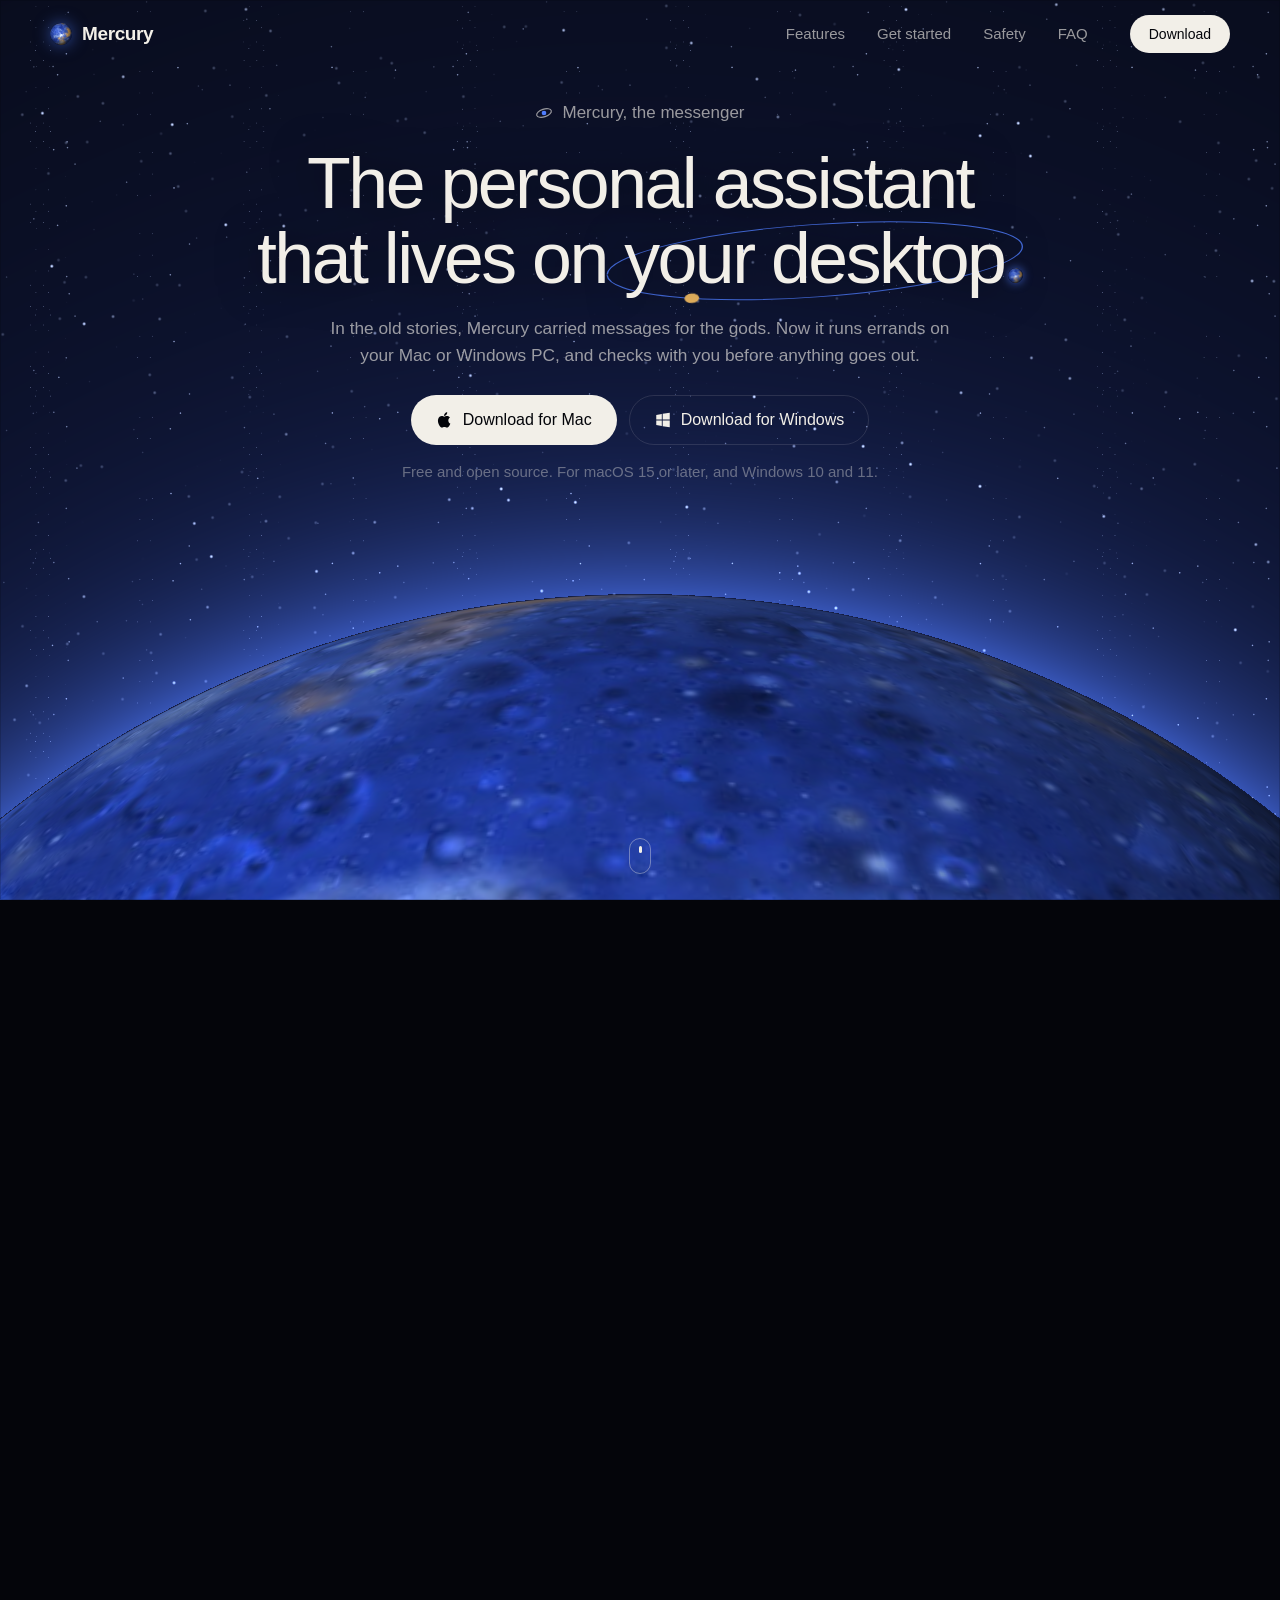
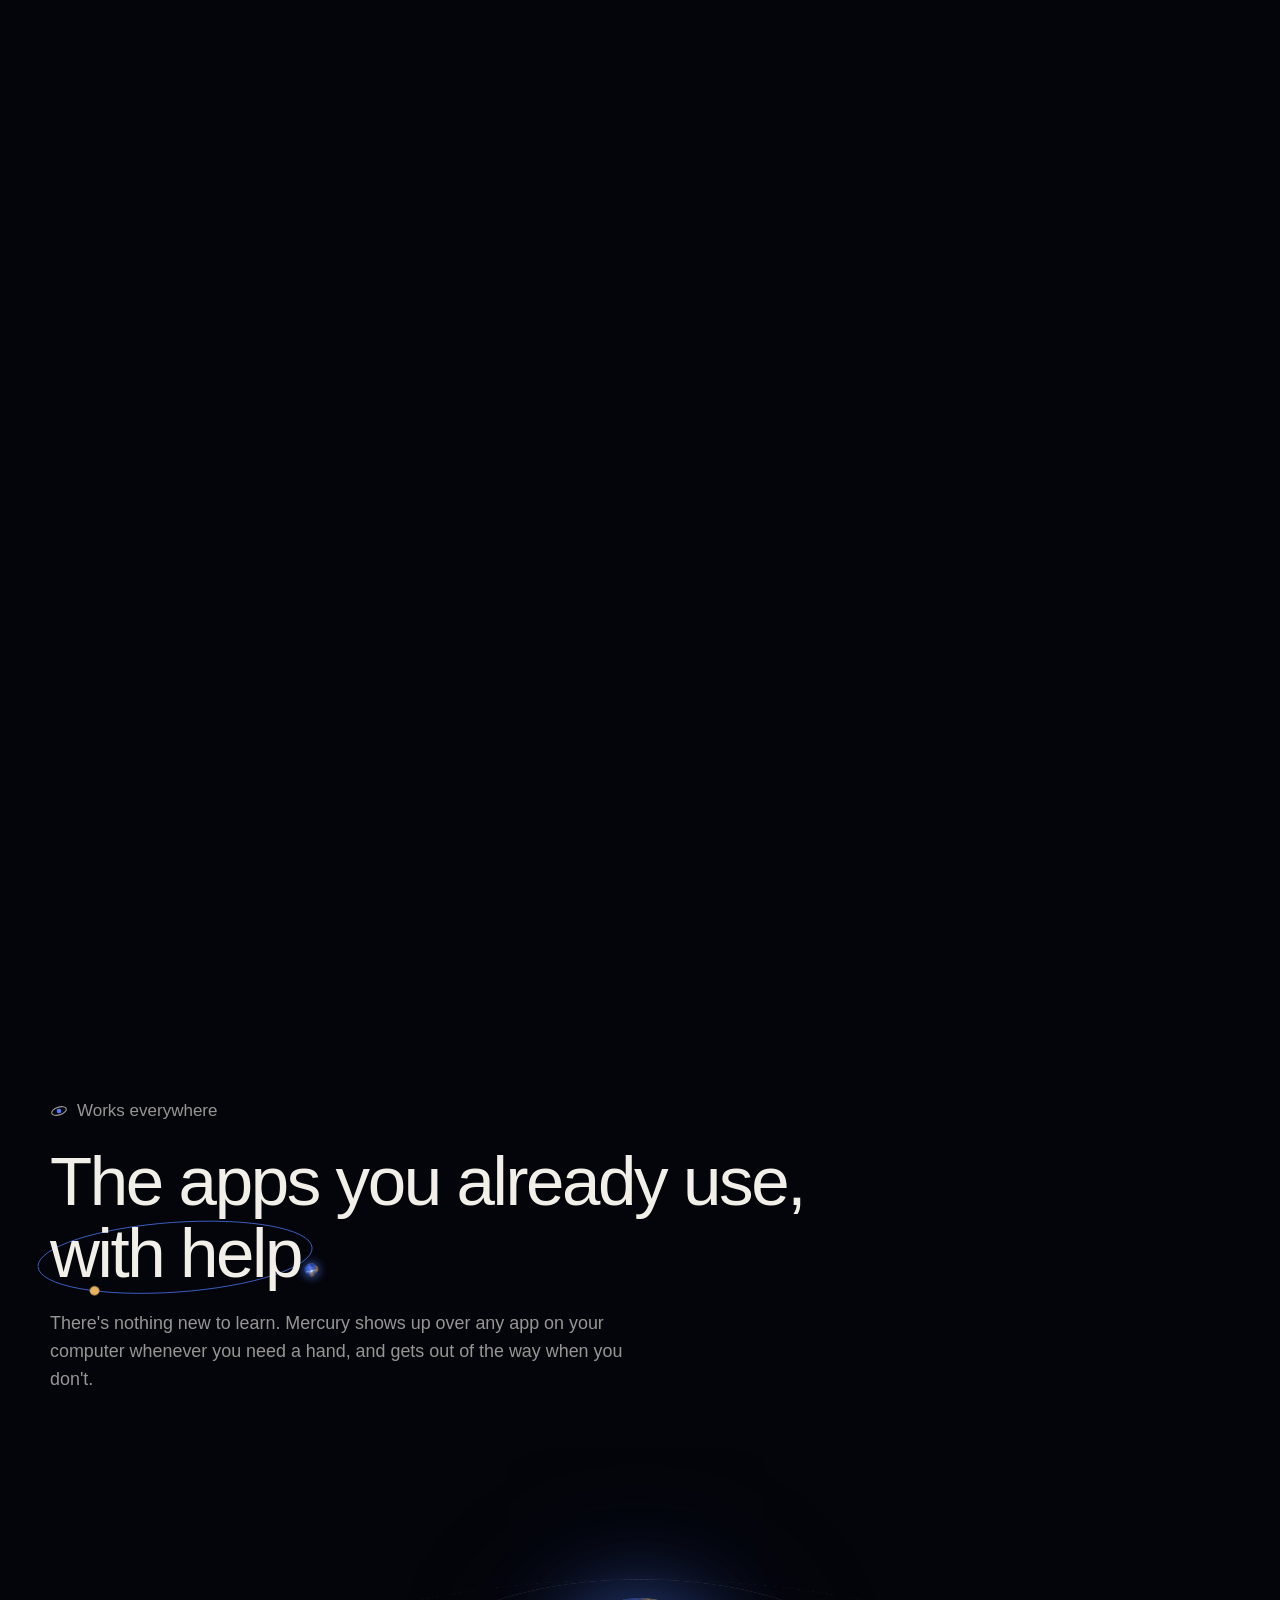
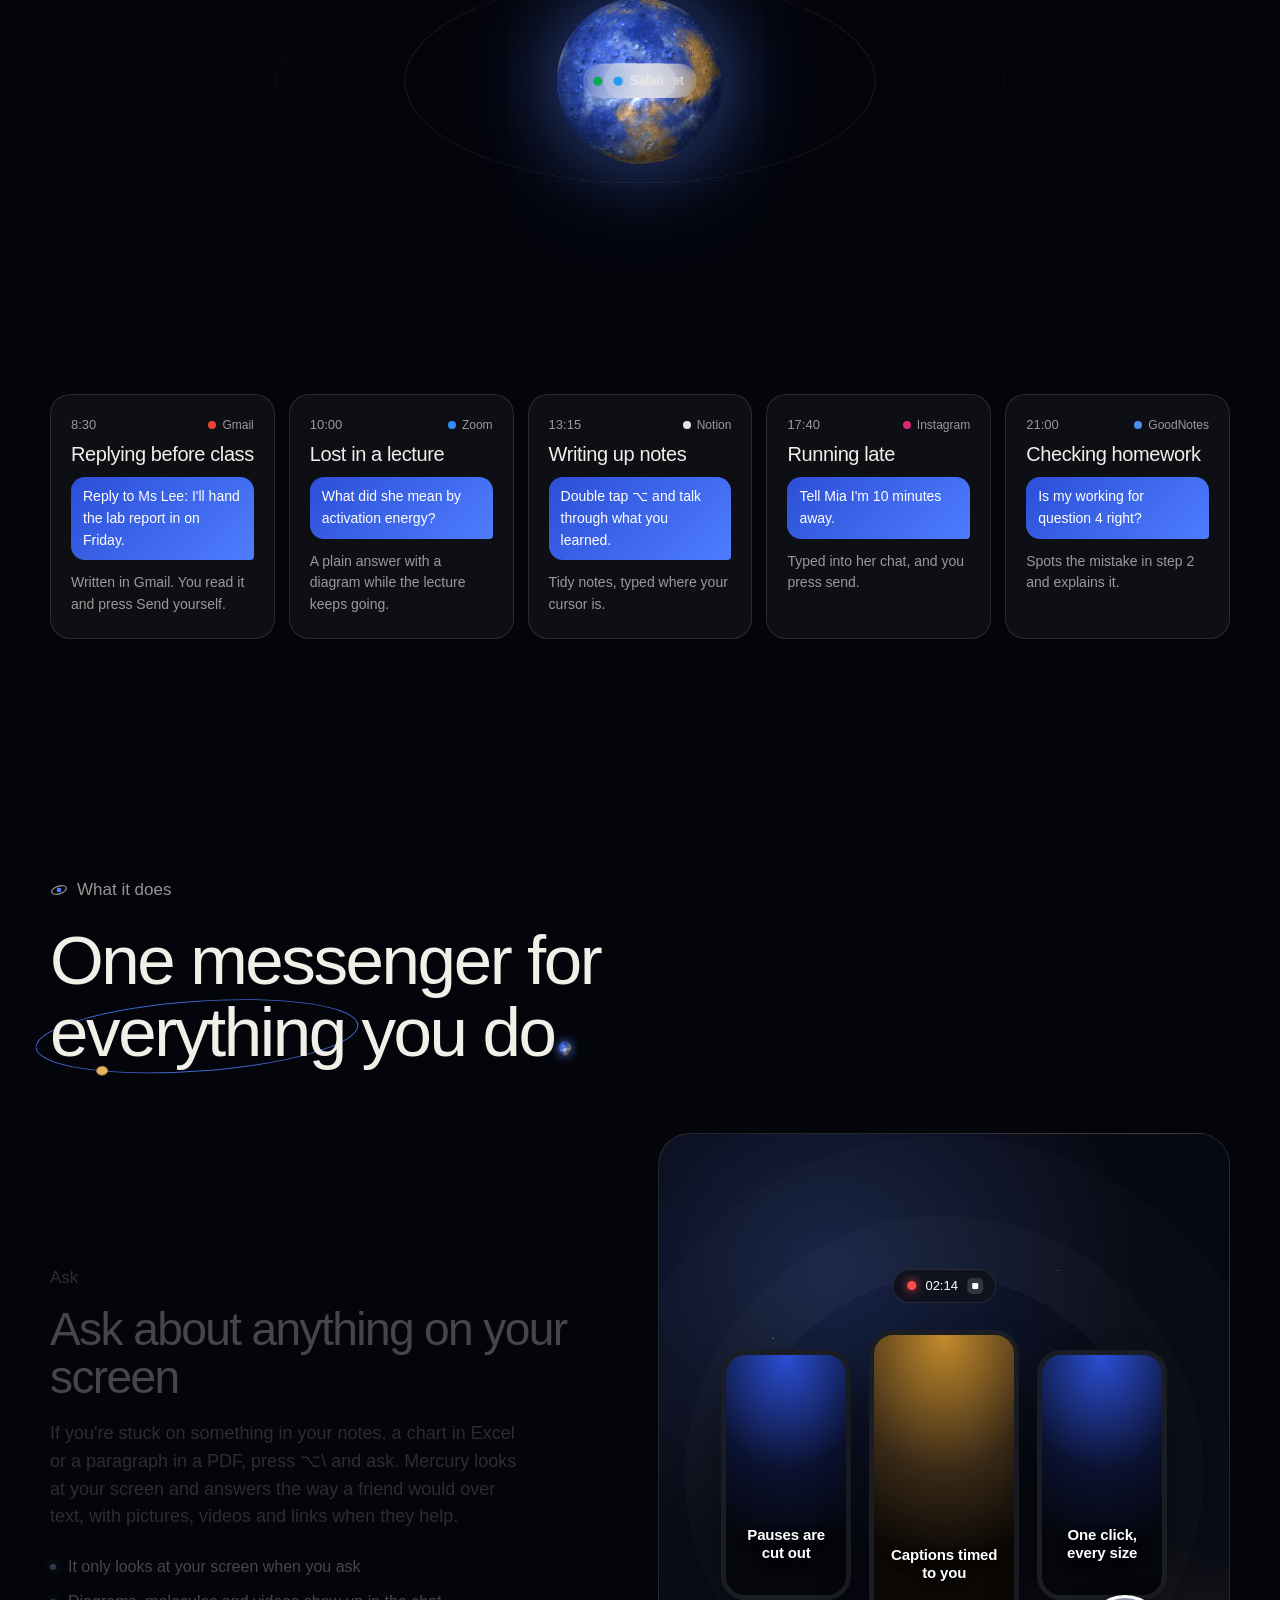
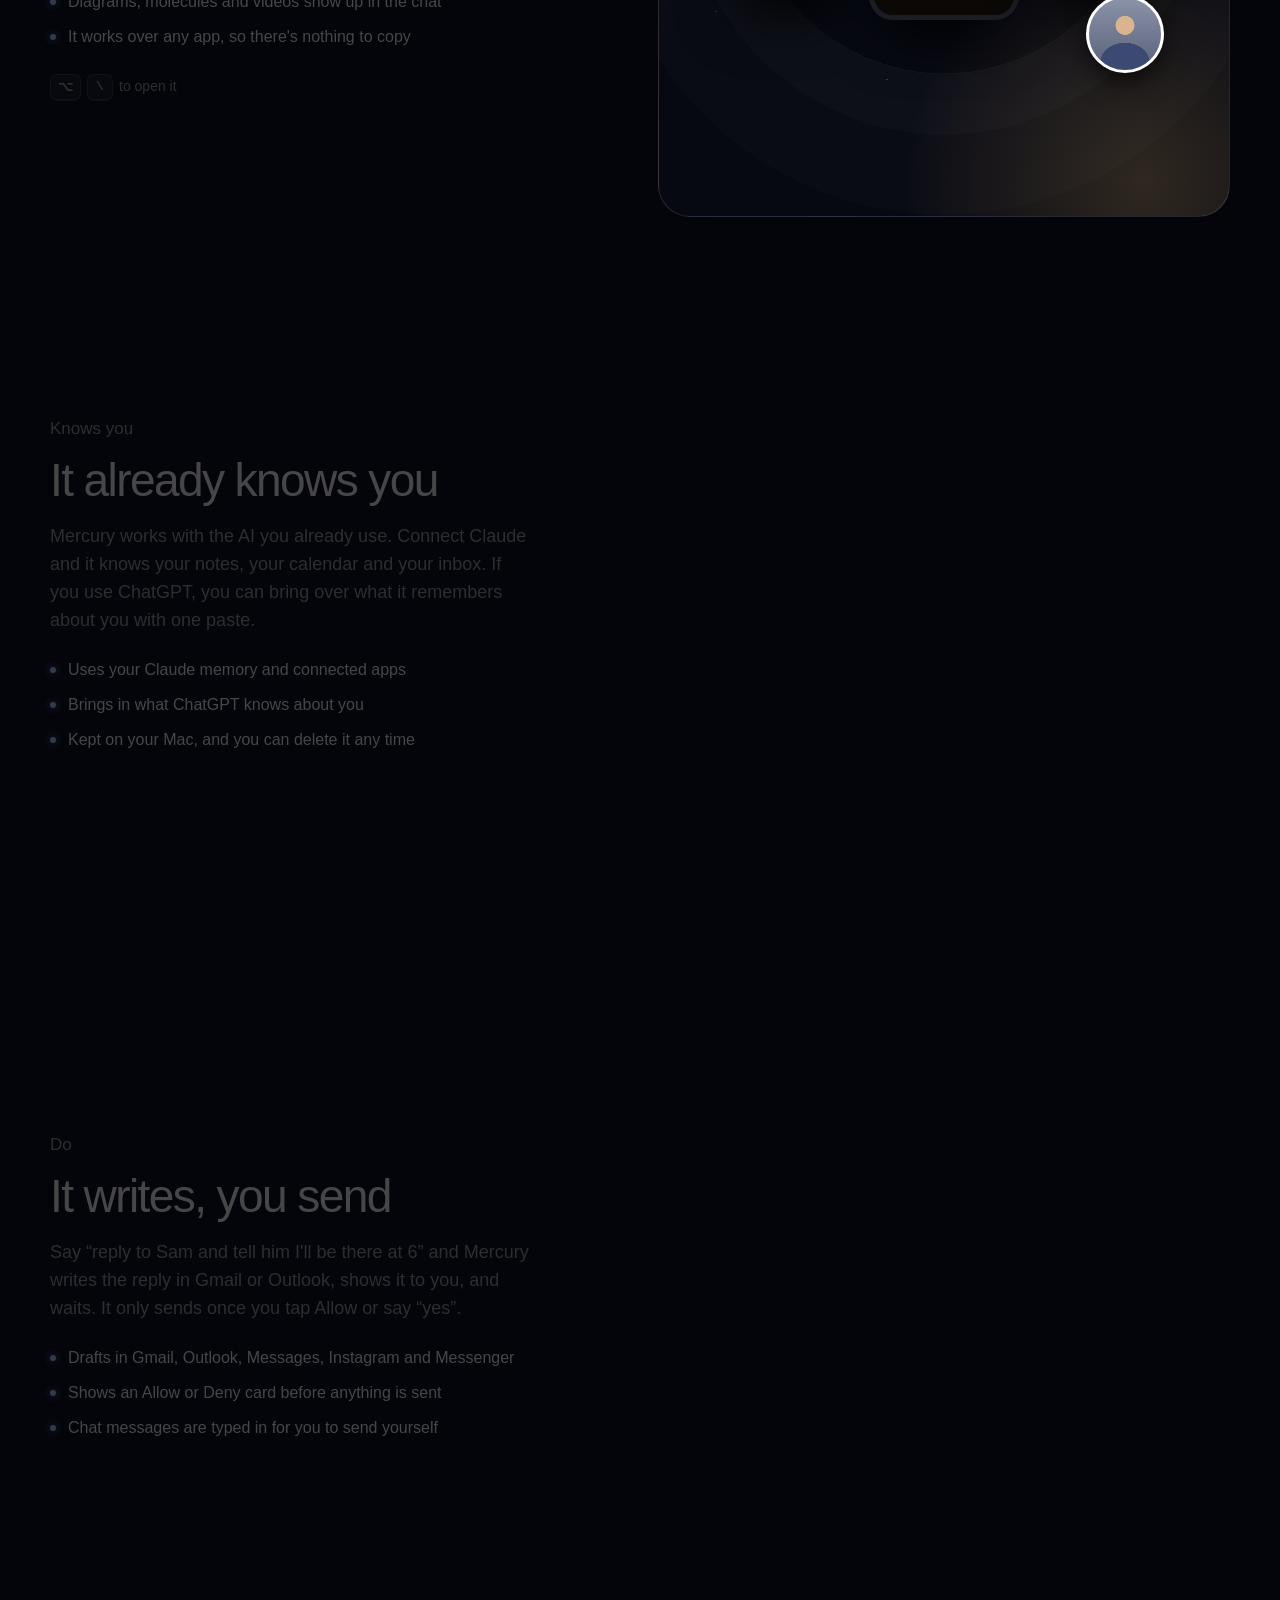
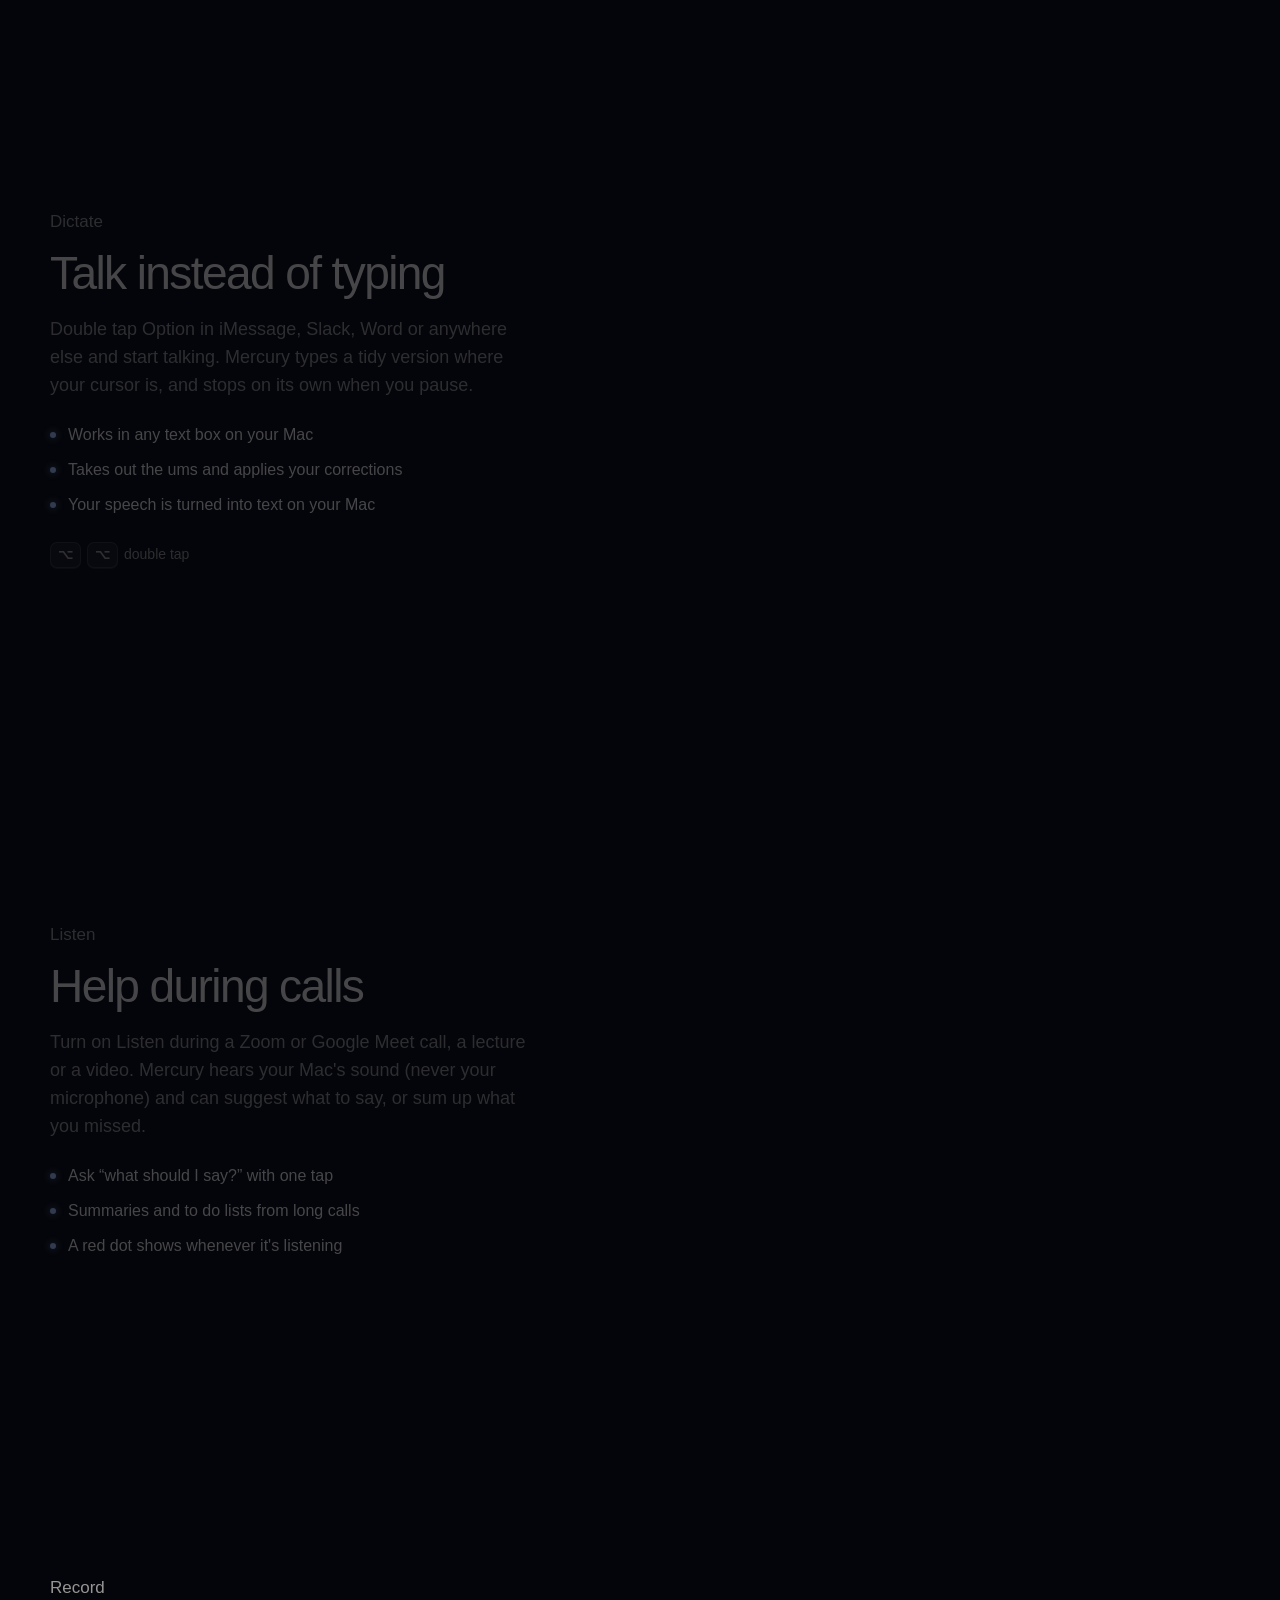
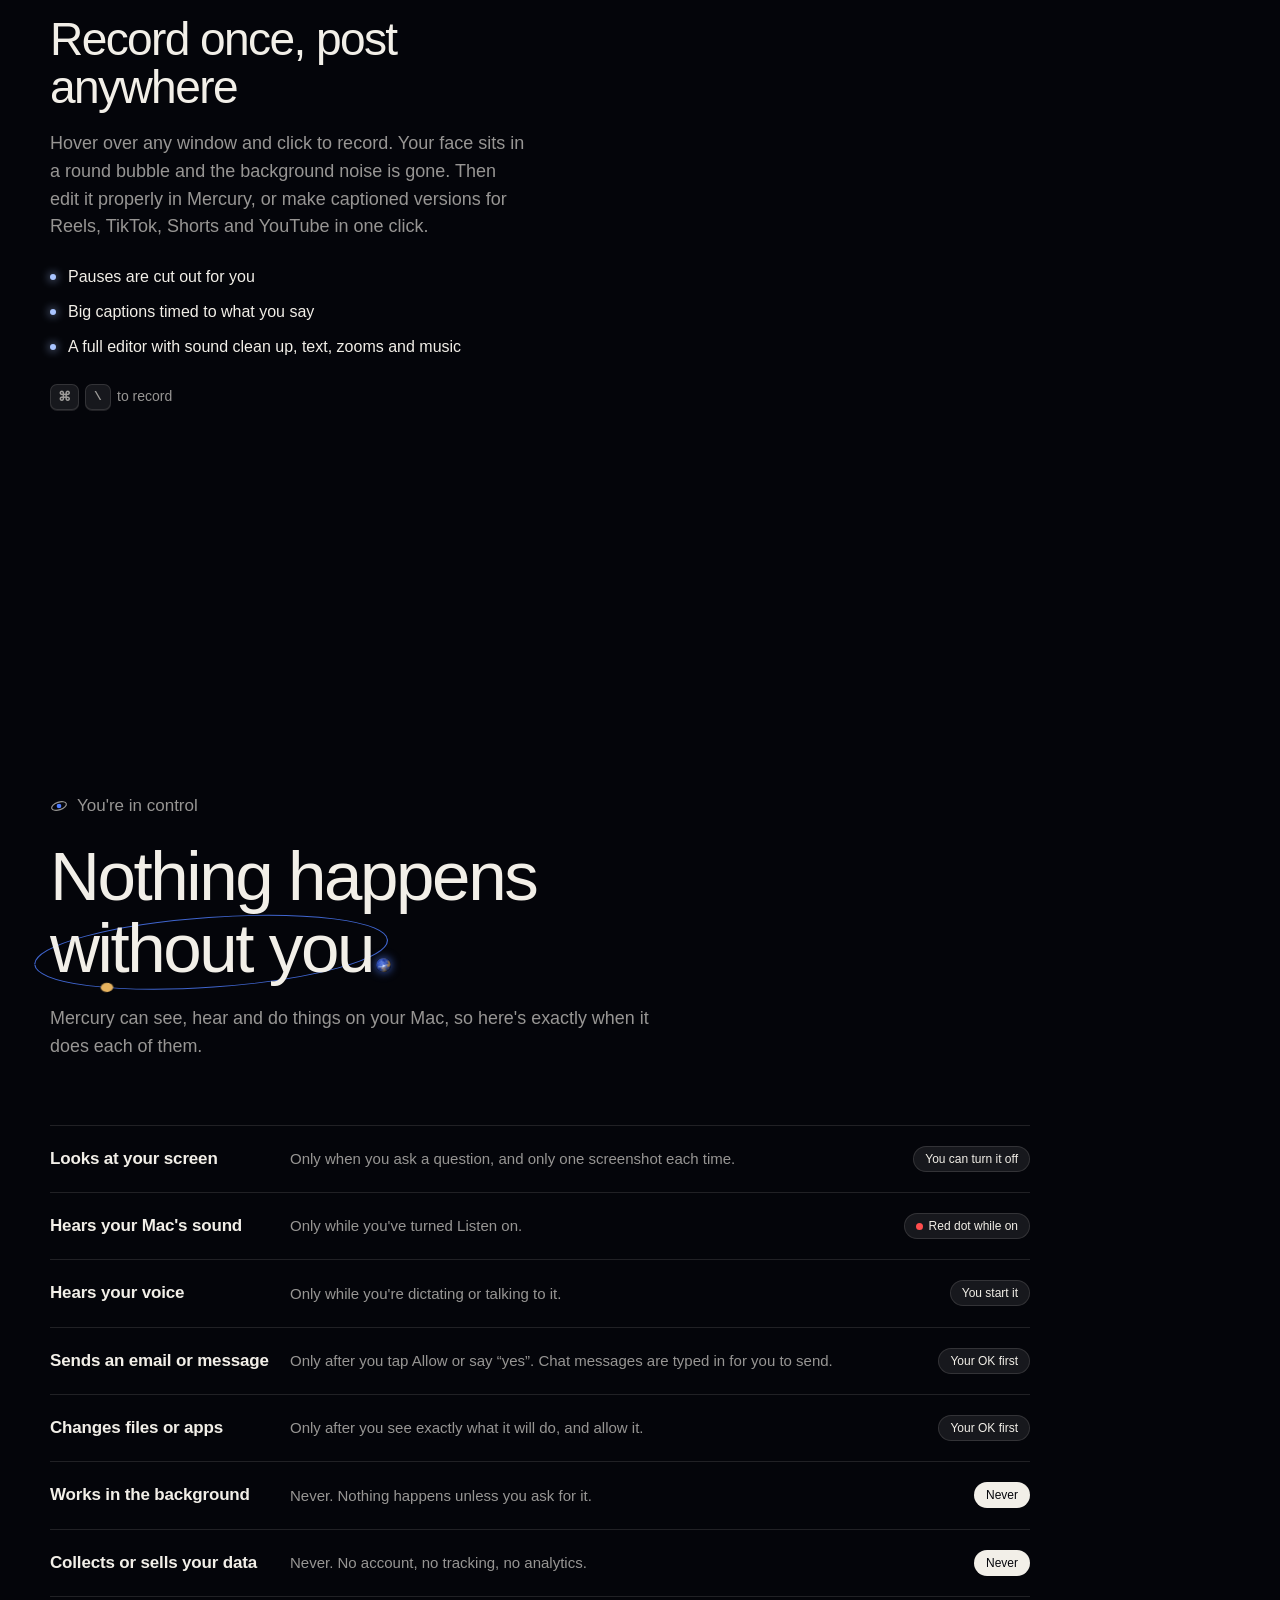
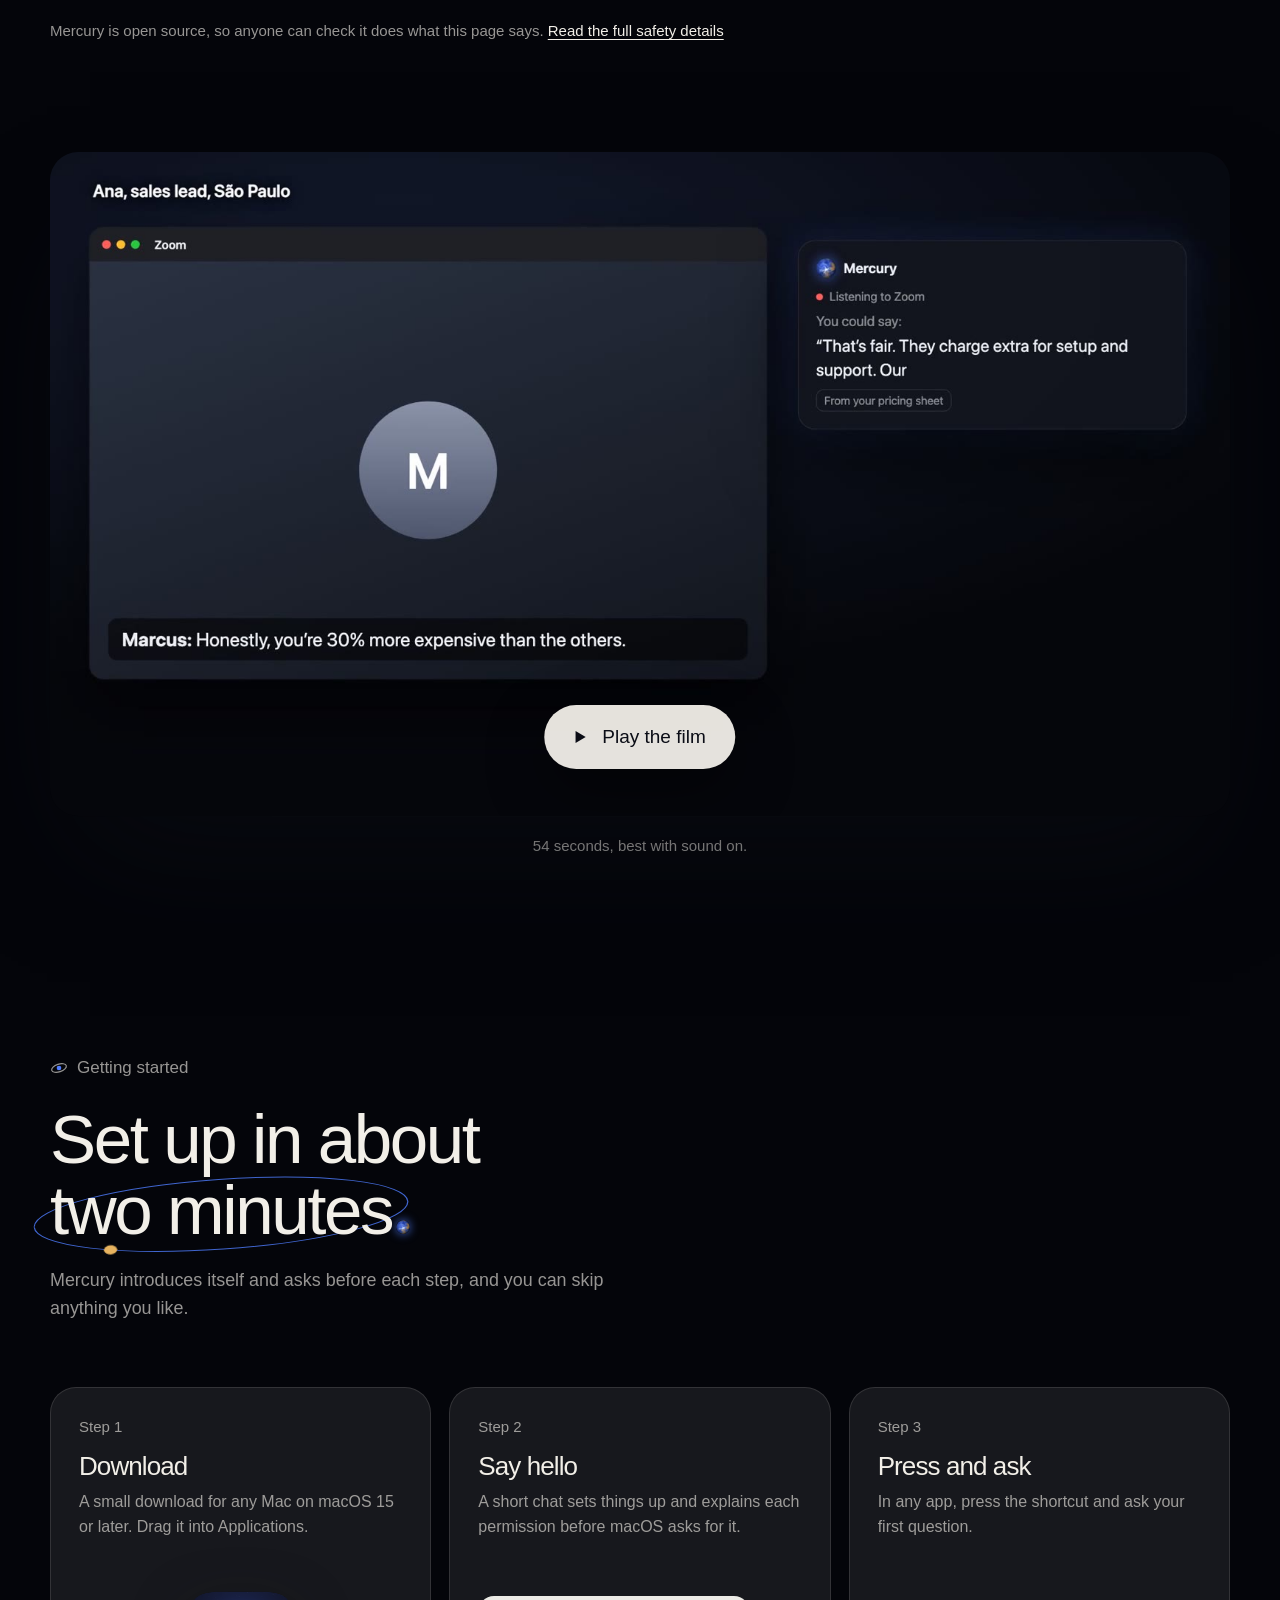
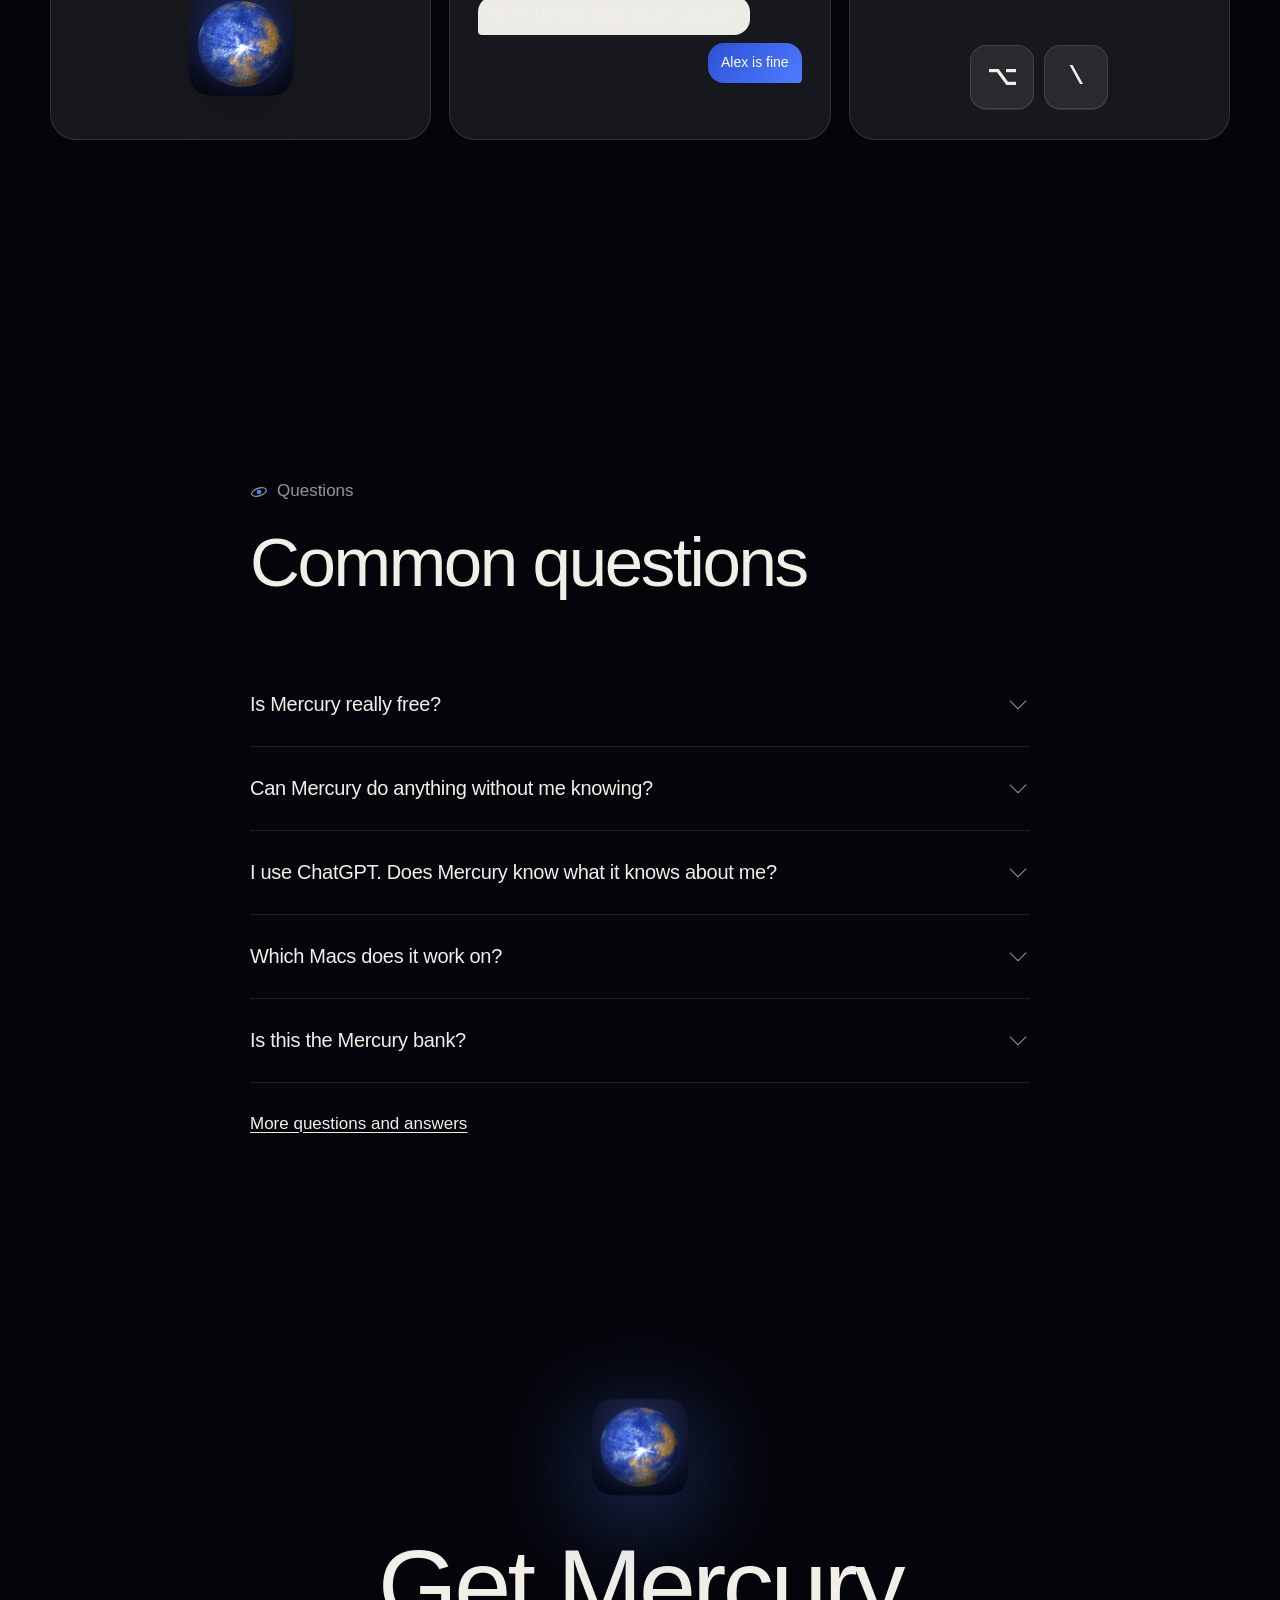
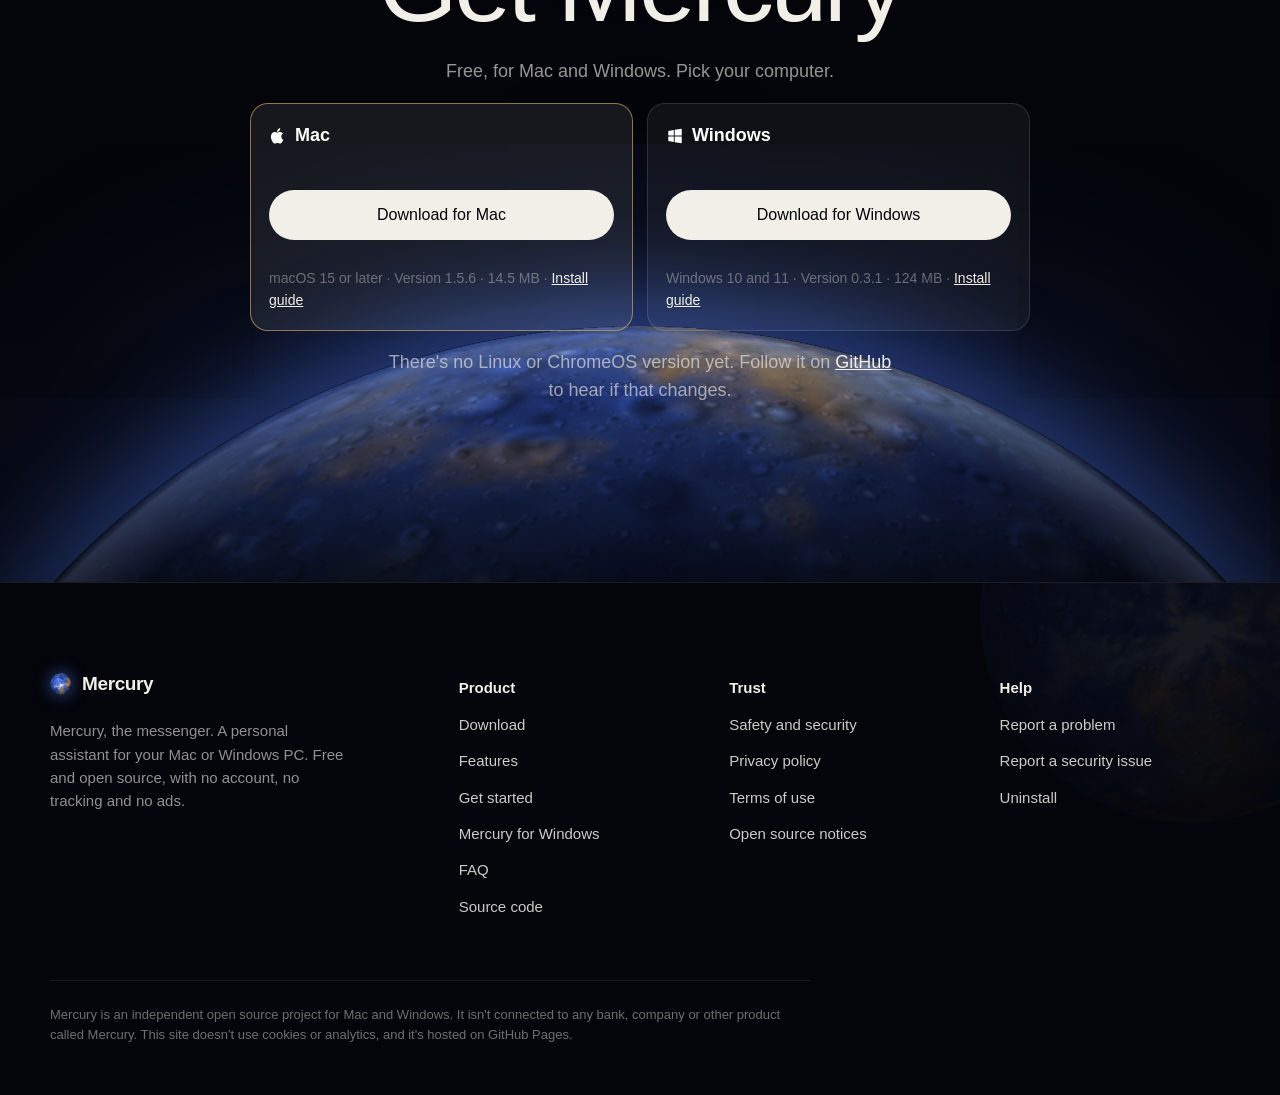
<file: docs/index.html>
<!doctype html>
<html lang="en" data-tone="dark">
<head>
<meta charset="utf-8">
<meta name="viewport" content="width=device-width, initial-scale=1">
<title>Mercury · The messenger for your Mac and Windows PC</title>
<meta name="description" content="Hand Mercury the job and it runs it: it looks at your screen and tutors you, finds answers and videos, writes your messages and records your screen. Free, private and open source, for Mac and Windows.">
<meta name="referrer" content="no-referrer">
<meta name="theme-color" content="#04050a">
<link rel="canonical" href="https://harryngu.github.io/mercury/">
<meta property="og:type" content="website">
<meta property="og:site_name" content="Mercury">
<meta property="og:title" content="Mercury · The messenger for your Mac and Windows PC">
<meta property="og:description" content="Hand Mercury the job and it runs it: it looks at your screen and tutors you, finds answers and videos, writes your messages and records your screen. Free, private and open source, for Mac and Windows.">
<meta property="og:url" content="https://harryngu.github.io/mercury/">
<meta property="og:image" content="https://harryngu.github.io/mercury/assets/og.png?v=3">
<meta property="og:image:width" content="1200">
<meta property="og:image:height" content="630">
<meta property="og:image:alt" content="Mercury, a personal assistant for the Mac, shown as a blue and gold planet">
<meta name="twitter:card" content="summary_large_image">
<meta name="twitter:title" content="Mercury · The messenger for your Mac and Windows PC">
<meta name="twitter:description" content="Hand Mercury the job and it runs it: it looks at your screen and tutors you, finds answers and videos, writes your messages and records your screen. Free, private and open source, for Mac and Windows.">
<meta name="twitter:image" content="https://harryngu.github.io/mercury/assets/og.png?v=3">
<meta http-equiv="Content-Security-Policy" content="default-src 'self'; img-src 'self' data:; media-src 'self'; style-src 'self' 'unsafe-inline'; script-src 'self'; connect-src 'self'; base-uri 'self'; form-action 'none'">
<link rel="icon" href="assets/favicon.png?v=2">
<link rel="apple-touch-icon" href="assets/icon.png?v=2">
<link rel="stylesheet" href="assets/style.css?v=23">
</head>
<body class="home">
<header class="nav-shell">
<nav class="bar" aria-label="Main">
<a class="brand" href="index.html"><img class="mark" src="assets/favicon.png?v=2" alt="" width="22" height="22">Mercury</a>
<div class="links"><a href="index.html#features">Features</a><a href="get-started.html">Get started</a><a href="security.html">Safety</a><a href="faq.html">FAQ</a></div>
<a href="index.html#download" class="btn primary small nav-cta">Download</a>
<button class="menu-btn" aria-label="Menu" aria-expanded="false"><span></span><span></span></button>
</nav>
<div class="drawer"><a href="index.html#features">Features</a><a href="get-started.html">Get started</a><a href="security.html">Safety</a><a href="faq.html">FAQ</a><a href="index.html#download" class="btn primary">Download</a></div>
</header>
<main>

<section class="scene" data-tone="dark" aria-label="Introduction">
<div class="scene-pin">
<canvas class="space" aria-hidden="true"></canvas>
<img class="space-fallback" src="assets/planet.png" alt="" width="1024" height="1024">
<div class="intro">
<span class="kicker"><svg class="orb" viewBox="0 0 20 20" aria-hidden="true"><ellipse cx="10" cy="10" rx="8.5" ry="4.2" transform="rotate(-18 10 10)"/><circle cx="10" cy="10" r="2.6"/></svg>Mercury, the messenger</span>
<h1>The personal assistant <br>that lives on <span class="ringed">your desktop<svg class="ring" viewBox="0 0 200 60" preserveAspectRatio="none" aria-hidden="true"><path d="M4,30 a96,26 0 1,0 192,0 a96,26 0 1,0 -192,0" pathLength="1"/><circle class="moon" r="3.4"><animateMotion dur="11s" repeatCount="indefinite" path="M4,30 a96,26 0 1,0 192,0 a96,26 0 1,0 -192,0"/></circle></svg></span><span class="pdot">.</span></h1>
<p class="lede">In the old stories, Mercury carried messages for the gods. Now it runs errands on your Mac or Windows PC, and checks with you before anything goes out.</p>
<div class="actions dl2"><a class="btn primary" data-release="url" data-mac-download data-first="mac" href="https://github.com/HarryNGU/mercury/releases/latest"><svg viewBox="0 0 24 24" fill="currentColor"><path d="M16.4 12.6c0-2.6 2.1-3.8 2.2-3.9-1.2-1.8-3.1-2-3.7-2-1.6-.2-3.1.9-3.9.9-.8 0-2-.9-3.4-.9-1.7 0-3.3 1-4.2 2.6-1.8 3.1-.5 7.7 1.3 10.2.9 1.2 1.9 2.6 3.2 2.6 1.3-.1 1.8-.8 3.3-.8 1.6 0 2 .8 3.4.8 1.4 0 2.3-1.3 3.1-2.5 1-1.4 1.4-2.8 1.4-2.9-.1 0-2.7-1-2.7-4.1zM13.9 5c.7-.9 1.2-2 1-3.2-1 0-2.3.7-3 1.6-.7.8-1.3 2-1.1 3.1 1.1.1 2.3-.6 3.1-1.5z"/></svg>Download for Mac</a><a class="btn primary" href="https://github.com/HarryNGU/mercury/releases/download/windows-v0.3.1/Mercury-Setup-0.3.1.exe" data-win-download data-first="windows"><svg viewBox="0 0 24 24" fill="currentColor"><path d="M3 5.2 10.4 4v7.4H3zM11.6 3.8 21 2.4v9H11.6zM3 12.6h7.4V20L3 18.8zM11.6 12.6H21v9l-9.4-1.4z"/></svg>Download for Windows</a></div>
<p class="meta">Free and open source. For macOS 15 or later, and Windows 10 and 11.</p>
</div>
<div class="meet" aria-hidden="true"><span class="kicker"><svg class="orb" viewBox="0 0 20 20" aria-hidden="true"><ellipse cx="10" cy="10" rx="8.5" ry="4.2" transform="rotate(-18 10 10)"/><circle cx="10" cy="10" r="2.6"/></svg>Meet Mercury</span><p>Small enough to stay out of your way.<br>Clever enough to help with anything on your screen.</p></div>
<div class="laptop" aria-hidden="true"><div class="bezel"><i class="notch"></i></div><div class="base"><i></i></div></div>
<div class="screen-ui" aria-hidden="true"><div class="screen-inner">
<div class="menubar"><b></b><strong>Preview</strong><span>File</span><span>Edit</span><span>View</span><span>Window</span><em><img src="assets/favicon.png?v=2" alt="">Wed 9:41</em></div>
<div class="win-title">Mercury in colour.png</div>
<div class="panel live-panel"><div class="ph"><img class="pl" src="assets/favicon.png?v=2" alt="" width="64" height="64"><b>Mercury</b><span class="dots"><i></i><i></i></span></div>
<div class="ctx"><span class="eye"></span>Looking at Preview</div>
<div class="pbody"><div class="m you q">What am I looking at?</div><div class="m me a" data-type="That's the planet Mercury in enhanced colour. The tan patches are old volcanic plains, the deep blue is darker rock, and the bright streaks are fresh material thrown out by a young crater."></div></div>
<div class="pin"><span>Ask anything</span><i class="mic"></i></div></div>
</div></div>
<p class="caption">It lives on your screen, over whatever you're doing.</p>
<div class="scroll-hint" aria-hidden="true"><i></i></div>
</div>
</section>

<section class="orbit-sec" data-tone="dark"><div class="wrap">
<div class="head reveal"><span class="kicker"><svg class="orb" viewBox="0 0 20 20" aria-hidden="true"><ellipse cx="10" cy="10" rx="8.5" ry="4.2" transform="rotate(-18 10 10)"/><circle cx="10" cy="10" r="2.6"/></svg>Works everywhere</span><h2>The apps you already use, <span class="ringed">with help<svg class="ring" viewBox="0 0 200 60" preserveAspectRatio="none" aria-hidden="true"><path d="M4,30 a96,26 0 1,0 192,0 a96,26 0 1,0 -192,0" pathLength="1"/><circle class="moon" r="3.4"><animateMotion dur="11s" repeatCount="indefinite" path="M4,30 a96,26 0 1,0 192,0 a96,26 0 1,0 -192,0"/></circle></svg></span><span class="pdot">.</span></h2><p>There's nothing new to learn. Mercury shows up over any app on your computer whenever you need a hand, and gets out of the way when you don't.</p></div>
<div class="orbit reveal" aria-hidden="true"><div class="ring r1"></div><div class="ring r2"></div><div class="core"><img src="assets/planet.png" alt="" width="1024" height="1024" loading="lazy"></div><div class="sats"><div class="sat" style="--a:0.0deg;--r:0.72"><span><i style="background:#ea4335"></i>Gmail</span></div><div class="sat" style="--a:30.0deg;--r:1"><span><i style="background:#2d8cff"></i>Zoom</span></div><div class="sat" style="--a:60.0deg;--r:0.72"><span><i style="background:#e8e6e1"></i>Notion</span></div><div class="sat" style="--a:90.0deg;--r:1"><span><i style="background:#e01e5a"></i>Slack</span></div><div class="sat" style="--a:120.0deg;--r:0.72"><span><i style="background:#34c759"></i>Messages</span></div><div class="sat" style="--a:150.0deg;--r:1"><span><i style="background:#21a366"></i>Excel</span></div><div class="sat" style="--a:180.0deg;--r:0.72"><span><i style="background:#d62976"></i>Instagram</span></div><div class="sat" style="--a:210.0deg;--r:1"><span><i style="background:#4e8cf6"></i>GoodNotes</span></div><div class="sat" style="--a:240.0deg;--r:0.72"><span><i style="background:#0a64d6"></i>Outlook</span></div><div class="sat" style="--a:270.0deg;--r:1"><span><i style="background:#00ac47"></i>Google Meet</span></div><div class="sat" style="--a:300.0deg;--r:0.72"><span><i style="background:#2b7cd3"></i>Word</span></div><div class="sat" style="--a:330.0deg;--r:1"><span><i style="background:#1e9bf0"></i>Safari</span></div></div></div>
<div class="day"><div class="moment reveal" style="--d:0.00s"><div class="when">8:30<span class="app"><i style="background:#ea4335"></i>Gmail</span></div>
<h3>Replying before class</h3><div class="said">Reply to Ms Lee: I'll hand the lab report in on Friday.</div><div class="then">Written in Gmail. You read it and press Send yourself.</div></div><div class="moment reveal" style="--d:0.07s"><div class="when">10:00<span class="app"><i style="background:#2d8cff"></i>Zoom</span></div>
<h3>Lost in a lecture</h3><div class="said">What did she mean by activation energy?</div><div class="then">A plain answer with a diagram while the lecture keeps going.</div></div><div class="moment reveal" style="--d:0.14s"><div class="when">13:15<span class="app"><i style="background:#e8e6e1"></i>Notion</span></div>
<h3>Writing up notes</h3><div class="said">Double tap ⌥ and talk through what you learned.</div><div class="then">Tidy notes, typed where your cursor is.</div></div><div class="moment reveal" style="--d:0.21s"><div class="when">17:40<span class="app"><i style="background:#d62976"></i>Instagram</span></div>
<h3>Running late</h3><div class="said">Tell Mia I'm 10 minutes away.</div><div class="then">Typed into her chat, and you press send.</div></div><div class="moment reveal" style="--d:0.28s"><div class="when">21:00<span class="app"><i style="background:#4e8cf6"></i>GoodNotes</span></div>
<h3>Checking homework</h3><div class="said">Is my working for question 4 right?</div><div class="then">Spots the mistake in step 2 and explains it.</div></div></div>
</div></section>

<section class="features" id="features" data-tone="dark"><div class="wrap">
<div class="head reveal"><span class="kicker"><svg class="orb" viewBox="0 0 20 20" aria-hidden="true"><ellipse cx="10" cy="10" rx="8.5" ry="4.2" transform="rotate(-18 10 10)"/><circle cx="10" cy="10" r="2.6"/></svg>What it does</span><h2>One messenger for <span class="ringed">everything<svg class="ring" viewBox="0 0 200 60" preserveAspectRatio="none" aria-hidden="true"><path d="M4,30 a96,26 0 1,0 192,0 a96,26 0 1,0 -192,0" pathLength="1"/><circle class="moon" r="3.4"><animateMotion dur="11s" repeatCount="indefinite" path="M4,30 a96,26 0 1,0 192,0 a96,26 0 1,0 -192,0"/></circle></svg></span> you do<span class="pdot">.</span></h2></div>
<div class="feat-grid">
<div class="feat-list"><article class="feat" data-i="0"><div class="num">Ask</div><h3>Ask about anything on your screen</h3><p>If you're stuck on something in your notes, a chart in Excel or a paragraph in a PDF, press ⌥\ and ask. Mercury looks at your screen and answers the way a friend would over text, with pictures, videos and links when they help.</p>
<ul class="ticks"><li>It only looks at your screen when you ask</li><li>Diagrams, molecules and videos show up in the chat</li><li>It works over any app, so there's nothing to copy</li></ul><div class="keys"><kbd>⌥</kbd><kbd>\</kbd> to open it</div>
<div class="inline-mock"><div class="panel"><div class="ph"><img class="pl" src="assets/favicon.png?v=2" alt="" width="64" height="64"><b>Mercury</b><span class="dots"><i></i><i></i></span></div>
<div class="ctx"><span class="eye"></span>Looking at Notion · Chemistry notes</div><div class="pbody"><div class="m you">Why is caffeine so bitter?</div><div class="m me">It's the shape. Caffeine fits the bitter taste receptors on your tongue, so they fire as if it were a warning. Here's the molecule from your notes:</div><div class="card mol"><svg viewBox="0 0 120 70" aria-hidden="true"><g fill="none" stroke="currentColor" stroke-width="2"><path d="M30 15l17 10v20l-17 10-17-10V25z"/><path d="M47 25l16-6 10 14-10 14-16-2"/><path d="M30 15V4M13 55l-9 5M73 33h12"/></g><g font-size="7" fill="currentColor" font-family="-apple-system,sans-serif"><text x="2" y="64">O</text><text x="86" y="36">N</text><text x="27" y="3">O</text></g></svg><span>Caffeine · C₈H₁₀N₄O₂</span></div></div><div class="pin"><span>Ask anything</span><i class="mic"></i></div></div></div></article><article class="feat" data-i="1"><div class="num">Knows you</div><h3>It already knows you</h3><p>Mercury works with the AI you already use. Connect Claude and it knows your notes, your calendar and your inbox. If you use ChatGPT, you can bring over what it remembers about you with one paste.</p>
<ul class="ticks"><li>Uses your Claude memory and connected apps</li><li>Brings in what ChatGPT knows about you</li><li>Kept on your Mac, and you can delete it any time</li></ul>
<div class="inline-mock"><div class="panel"><div class="ph"><img class="pl" src="assets/favicon.png?v=2" alt="" width="64" height="64"><b>Mercury</b><span class="dots"><i></i><i></i></span></div>
<div class="pbody"><div class="m you">Plan my revision week around work</div><div class="m me">Here's a plan that fits your shifts:</div><div class="card plan"><div><b>Mon</b><span>Chemistry practice exam</span></div><div><b>Tue</b><span>Shift 4 to 9, light review only</span></div><div><b>Wed</b><span>Methods, chapter 6 questions</span></div><div><b>Thu</b><span>Go over Monday's mistakes</span></div></div><div class="chips"><span>From your calendar</span><span>From your notes</span></div></div><div class="pin"><span>Ask anything</span><i class="mic"></i></div></div></div></article><article class="feat" data-i="2"><div class="num">Do</div><h3>It writes, you send</h3><p>Say “reply to Sam and tell him I'll be there at 6” and Mercury writes the reply in Gmail or Outlook, shows it to you, and waits. It only sends once you tap Allow or say “yes”.</p>
<ul class="ticks"><li>Drafts in Gmail, Outlook, Messages, Instagram and Messenger</li><li>Shows an Allow or Deny card before anything is sent</li><li>Chat messages are typed in for you to send yourself</li></ul>
<div class="inline-mock"><div class="panel"><div class="ph"><img class="pl" src="assets/favicon.png?v=2" alt="" width="64" height="64"><b>Mercury</b><span class="dots"><i></i><i></i></span></div>
<div class="ctx"><span class="eye"></span>Looking at Gmail</div><div class="pbody"><div class="m you">Reply to Sam and say I'll be there at 6</div><div class="m me">Here's the reply. I'll wait for you.</div><div class="approve"><small>To: Sam Lee · Re: Study group</small><p>Hi Sam, I'll be there at 6. See you then!</p>
<div class="ask"><span>✋ Send this email?</span><div class="btns"><span>Deny</span><span class="yes">Allow once</span></div></div></div></div><div class="pin"><span>Ask anything</span><i class="mic"></i></div></div></div></article><article class="feat" data-i="3"><div class="num">Dictate</div><h3>Talk instead of typing</h3><p>Double tap Option in iMessage, Slack, Word or anywhere else and start talking. Mercury types a tidy version where your cursor is, and stops on its own when you pause.</p>
<ul class="ticks"><li>Works in any text box on your Mac</li><li>Takes out the ums and applies your corrections</li><li>Your speech is turned into text on your Mac</li></ul><div class="keys"><kbd>⌥</kbd><kbd>⌥</kbd> double tap</div>
<div class="inline-mock"><div class="field"><div class="fh"><i></i><i></i><i></i><span>Messages · Mia</span></div><div class="bub them">Are you still coming tonight?</div><div class="typing"><span class="t">Yes! Running about ten minutes late, save me a seat</span><span class="caret"></span></div><div class="dict"><div class="wave"><i style="--h:3"></i><i style="--h:6"></i><i style="--h:9"></i><i style="--h:5"></i><i style="--h:11"></i><i style="--h:7"></i><i style="--h:4"></i><i style="--h:10"></i><i style="--h:6"></i><i style="--h:8"></i><i style="--h:3"></i><i style="--h:7"></i><i style="--h:12"></i><i style="--h:5"></i><i style="--h:8"></i><i style="--h:4"></i><i style="--h:9"></i><i style="--h:6"></i><i style="--h:3"></i><i style="--h:5"></i></div><span>Listening</span><kbd>⌥</kbd><kbd>⌥</kbd></div></div></div></article><article class="feat" data-i="4"><div class="num">Listen</div><h3>Help during calls</h3><p>Turn on Listen during a Zoom or Google Meet call, a lecture or a video. Mercury hears your Mac's sound (never your microphone) and can suggest what to say, or sum up what you missed.</p>
<ul class="ticks"><li>Ask “what should I say?” with one tap</li><li>Summaries and to do lists from long calls</li><li>A red dot shows whenever it's listening</li></ul>
<div class="inline-mock"><div class="panel"><div class="ph"><img class="pl" src="assets/favicon.png?v=2" alt="" width="64" height="64"><b>Mercury</b><span class="dots"><i></i><i></i></span></div>
<div class="pbody"><div class="live"><span class="rec"></span>Listening to Zoom</div><div class="tx"><p><b>Priya</b> So what do you think the main risk is?</p><p><b>Tom</b> I'd say the timeline, honestly.</p></div><div class="m you">What should I say?</div><div class="m me">Agree on the timeline, then add that the budget review lands the same week. Suggest moving it back by a week.</div></div><div class="pin"><span>Ask anything</span><i class="mic"></i></div></div></div></article><article class="feat" data-i="5"><div class="num">Record</div><h3>Record once, post anywhere</h3><p>Hover over any window and click to record. Your face sits in a round bubble and the background noise is gone. Then edit it properly in Mercury, or make captioned versions for Reels, TikTok, Shorts and YouTube in one click.</p>
<ul class="ticks"><li>Pauses are cut out for you</li><li>Big captions timed to what you say</li><li>A full editor with sound clean up, text, zooms and music</li></ul><div class="keys"><kbd>⌘</kbd><kbd>\</kbd> to record</div>
<div class="inline-mock"><div class="reels"><div class="phone"><div class="cap">Pauses are cut out</div></div><div class="phone mid"><div class="cap">Captions timed to you</div></div><div class="phone"><div class="cap">One click, every size</div></div><div class="pill"><span class="rec"></span>02:14<i class="stop"></i></div><div class="cam"></div></div></div></article></div>
<div class="feat-stage"><div class="stage-inner"><div class="halo"></div><div class="mock on" data-i="0"><div class="panel"><div class="ph"><img class="pl" src="assets/favicon.png?v=2" alt="" width="64" height="64"><b>Mercury</b><span class="dots"><i></i><i></i></span></div>
<div class="ctx"><span class="eye"></span>Looking at Notion · Chemistry notes</div><div class="pbody"><div class="m you">Why is caffeine so bitter?</div><div class="m me">It's the shape. Caffeine fits the bitter taste receptors on your tongue, so they fire as if it were a warning. Here's the molecule from your notes:</div><div class="card mol"><svg viewBox="0 0 120 70" aria-hidden="true"><g fill="none" stroke="currentColor" stroke-width="2"><path d="M30 15l17 10v20l-17 10-17-10V25z"/><path d="M47 25l16-6 10 14-10 14-16-2"/><path d="M30 15V4M13 55l-9 5M73 33h12"/></g><g font-size="7" fill="currentColor" font-family="-apple-system,sans-serif"><text x="2" y="64">O</text><text x="86" y="36">N</text><text x="27" y="3">O</text></g></svg><span>Caffeine · C₈H₁₀N₄O₂</span></div></div><div class="pin"><span>Ask anything</span><i class="mic"></i></div></div></div><div class="mock" data-i="1"><div class="panel"><div class="ph"><img class="pl" src="assets/favicon.png?v=2" alt="" width="64" height="64"><b>Mercury</b><span class="dots"><i></i><i></i></span></div>
<div class="pbody"><div class="m you">Plan my revision week around work</div><div class="m me">Here's a plan that fits your shifts:</div><div class="card plan"><div><b>Mon</b><span>Chemistry practice exam</span></div><div><b>Tue</b><span>Shift 4 to 9, light review only</span></div><div><b>Wed</b><span>Methods, chapter 6 questions</span></div><div><b>Thu</b><span>Go over Monday's mistakes</span></div></div><div class="chips"><span>From your calendar</span><span>From your notes</span></div></div><div class="pin"><span>Ask anything</span><i class="mic"></i></div></div></div><div class="mock" data-i="2"><div class="panel"><div class="ph"><img class="pl" src="assets/favicon.png?v=2" alt="" width="64" height="64"><b>Mercury</b><span class="dots"><i></i><i></i></span></div>
<div class="ctx"><span class="eye"></span>Looking at Gmail</div><div class="pbody"><div class="m you">Reply to Sam and say I'll be there at 6</div><div class="m me">Here's the reply. I'll wait for you.</div><div class="approve"><small>To: Sam Lee · Re: Study group</small><p>Hi Sam, I'll be there at 6. See you then!</p>
<div class="ask"><span>✋ Send this email?</span><div class="btns"><span>Deny</span><span class="yes">Allow once</span></div></div></div></div><div class="pin"><span>Ask anything</span><i class="mic"></i></div></div></div><div class="mock" data-i="3"><div class="field"><div class="fh"><i></i><i></i><i></i><span>Messages · Mia</span></div><div class="bub them">Are you still coming tonight?</div><div class="typing"><span class="t">Yes! Running about ten minutes late, save me a seat</span><span class="caret"></span></div><div class="dict"><div class="wave"><i style="--h:3"></i><i style="--h:6"></i><i style="--h:9"></i><i style="--h:5"></i><i style="--h:11"></i><i style="--h:7"></i><i style="--h:4"></i><i style="--h:10"></i><i style="--h:6"></i><i style="--h:8"></i><i style="--h:3"></i><i style="--h:7"></i><i style="--h:12"></i><i style="--h:5"></i><i style="--h:8"></i><i style="--h:4"></i><i style="--h:9"></i><i style="--h:6"></i><i style="--h:3"></i><i style="--h:5"></i></div><span>Listening</span><kbd>⌥</kbd><kbd>⌥</kbd></div></div></div><div class="mock" data-i="4"><div class="panel"><div class="ph"><img class="pl" src="assets/favicon.png?v=2" alt="" width="64" height="64"><b>Mercury</b><span class="dots"><i></i><i></i></span></div>
<div class="pbody"><div class="live"><span class="rec"></span>Listening to Zoom</div><div class="tx"><p><b>Priya</b> So what do you think the main risk is?</p><p><b>Tom</b> I'd say the timeline, honestly.</p></div><div class="m you">What should I say?</div><div class="m me">Agree on the timeline, then add that the budget review lands the same week. Suggest moving it back by a week.</div></div><div class="pin"><span>Ask anything</span><i class="mic"></i></div></div></div><div class="mock" data-i="5"><div class="reels"><div class="phone"><div class="cap">Pauses are cut out</div></div><div class="phone mid"><div class="cap">Captions timed to you</div></div><div class="phone"><div class="cap">One click, every size</div></div><div class="pill"><span class="rec"></span>02:14<i class="stop"></i></div><div class="cam"></div></div></div></div></div>
</div>
</div></section>

<section class="control-sec" id="control" data-tone="light"><div class="wrap">
<div class="head reveal"><span class="kicker"><svg class="orb" viewBox="0 0 20 20" aria-hidden="true"><ellipse cx="10" cy="10" rx="8.5" ry="4.2" transform="rotate(-18 10 10)"/><circle cx="10" cy="10" r="2.6"/></svg>You're in control</span><h2>Nothing happens <span class="ringed">without you<svg class="ring" viewBox="0 0 200 60" preserveAspectRatio="none" aria-hidden="true"><path d="M4,30 a96,26 0 1,0 192,0 a96,26 0 1,0 -192,0" pathLength="1"/><circle class="moon" r="3.4"><animateMotion dur="11s" repeatCount="indefinite" path="M4,30 a96,26 0 1,0 192,0 a96,26 0 1,0 -192,0"/></circle></svg></span><span class="pdot">.</span></h2><p>Mercury can see, hear and do things on your Mac, so here's exactly when it does each of them.</p></div>
<div class="control">
<div><div class="ledger"><div class="row reveal" style="--d:0.00s"><b>Looks at your screen</b><span>Only when you ask a question, and only one screenshot each time.</span><span class="tag">You can turn it off</span></div><div class="row reveal" style="--d:0.05s"><b>Hears your Mac's sound</b><span>Only while you've turned Listen on.</span><span class="tag"><span class="dot"></span>Red dot while on</span></div><div class="row reveal" style="--d:0.10s"><b>Hears your voice</b><span>Only while you're dictating or talking to it.</span><span class="tag">You start it</span></div><div class="row reveal" style="--d:0.15s"><b>Sends an email or message</b><span>Only after you tap Allow or say “yes”. Chat messages are typed in for you to send.</span><span class="tag">Your OK first</span></div><div class="row reveal" style="--d:0.20s"><b>Changes files or apps</b><span>Only after you see exactly what it will do, and allow it.</span><span class="tag">Your OK first</span></div><div class="row reveal" style="--d:0.25s"><b>Works in the background</b><span>Never. Nothing happens unless you ask for it.</span><span class="tag never">Never</span></div><div class="row reveal" style="--d:0.30s"><b>Collects or sells your data</b><span>Never. No account, no tracking, no analytics.</span><span class="tag never">Never</span></div></div>
<p class="ledger-foot reveal">Mercury is open source, so anyone can check it does what this page says. <a href="security.html">Read the full safety details</a></p></div>
</div>
<div class="film reveal">
<video src="assets/mercury-film.mp4?v=5" poster="assets/film-poster.jpg?v=6" preload="none" playsinline width="1600" height="900" aria-label="A short film: six people around the world on a Monday morning, and Mercury helping each of them get something done"></video>
<button class="play" type="button" aria-label="Play the film with sound"><svg viewBox="0 0 24 24" fill="currentColor"><path d="M8 5.5v13l11-6.5z"/></svg><span>Play the film</span></button>
</div>
<p class="film-cap reveal">54 seconds, best with sound on.</p>
</div></section>

<section class="steps-sec" data-tone="light"><div class="wrap">
<div class="head reveal"><span class="kicker"><svg class="orb" viewBox="0 0 20 20" aria-hidden="true"><ellipse cx="10" cy="10" rx="8.5" ry="4.2" transform="rotate(-18 10 10)"/><circle cx="10" cy="10" r="2.6"/></svg>Getting started</span><h2>Set up in about <span class="ringed">two minutes<svg class="ring" viewBox="0 0 200 60" preserveAspectRatio="none" aria-hidden="true"><path d="M4,30 a96,26 0 1,0 192,0 a96,26 0 1,0 -192,0" pathLength="1"/><circle class="moon" r="3.4"><animateMotion dur="11s" repeatCount="indefinite" path="M4,30 a96,26 0 1,0 192,0 a96,26 0 1,0 -192,0"/></circle></svg></span><span class="pdot">.</span></h2><p>Mercury introduces itself and asks before each step, and you can skip anything you like.</p></div>
<div class="steps3">
<div class="step reveal"><b class="n">Step 1</b><h3>Download</h3><p>A small download for any Mac on macOS 15 or later. Drag it into Applications.</p><div class="art"><img src="assets/icon.png?v=2" alt="" width="512" height="512" loading="lazy"></div></div>
<div class="step reveal" style="--d:.1s"><b class="n">Step 2</b><h3>Say hello</h3><p>A short chat sets things up and explains each permission before macOS asks for it.</p><div class="art chat"><div class="m me">Hi! I'm Mercury. What should I call you?</div><div class="m you">Alex is fine</div></div></div>
<div class="step reveal" style="--d:.2s"><b class="n">Step 3</b><h3>Press and ask</h3><p>In any app, press the shortcut and ask your first question.</p><div class="art keys-big"><kbd>⌥</kbd><kbd>\</kbd></div></div>
</div>
</div></section>

<section class="faq-sec" data-tone="dark"><div class="wrap narrow">
<div class="head reveal"><span class="kicker"><svg class="orb" viewBox="0 0 20 20" aria-hidden="true"><ellipse cx="10" cy="10" rx="8.5" ry="4.2" transform="rotate(-18 10 10)"/><circle cx="10" cy="10" r="2.6"/></svg>Questions</span><h2>Common questions</h2></div>
<div class="faq reveal">
<details><summary>Is Mercury really free?</summary><p>Yes. It's open source, with no paid version and no ads. The assistant uses an AI you bring yourself (your Claude plan or your own API key).</p></details>
<details><summary>Can Mercury do anything without me knowing?</summary><p>No. It only looks, listens or does something when you ask. A red dot shows while it's listening, and anything that sends or changes something waits for you to press Allow.</p></details>
<details><summary>I use ChatGPT. Does Mercury know what it knows about me?</summary><p>You can bring it over. Mercury gives you a short prompt to paste into ChatGPT, and you paste the answer back. It's saved on your Mac and you can delete it any time. Mercury's answers themselves come from Claude.</p></details>
<details><summary>Which Macs does it work on?</summary><p>Any Mac on macOS 15 Sequoia or later, with Apple silicon or Intel. Mercury also runs on <a href="windows.html">Windows 10 and 11</a>. There's no phone version yet.</p></details>
<details><summary>Is this the Mercury bank?</summary><p>No. This Mercury is a free, open source assistant app for Mac and Windows, made by one person. It has nothing to do with any bank or company of the same name.</p></details>
</div>
<p class="more reveal"><a href="faq.html">More questions and answers</a></p>
</div></section>

<dialog class="wsteps" id="winSteps" aria-labelledby="winStepsTitle">
<div class="ws-head"><h2 id="winStepsTitle">Your download has started</h2><button class="ws-x" data-close aria-label="Close">×</button></div>
<p class="ws-lead">Three quick steps and Mercury is ready. Keep this open while you go.</p>
<ol class="ws-list">
<li><strong>If your browser asks, keep the file.</strong><span>Mercury is new, so browsers may say it isn't commonly downloaded. In <b>Edge</b>, click the three dots next to the file, then <b>Keep</b>, <b>Show more</b> and <b>Keep anyway</b>. In <b>Chrome</b>, click <b>Keep</b>.</span></li>
<li><strong>Open <code>Mercury-Setup-0.3.1.exe</code></strong><span>Click it in your browser's downloads, or find it in your Downloads folder.</span></li>
<li><strong>Windows shows a blue box. Click More info, then Run anyway.</strong><span>Windows does this for any app it hasn't seen many times before.</span><div class="win-demo" aria-hidden="true">
<figure><div class="ss"><b>Windows protected your PC</b><p>Microsoft Defender SmartScreen prevented an unrecognised app from starting.</p><span class="hl">More info</span><div class="ss-btns"><i>Don't run</i></div></div><figcaption>First, click <strong>More info</strong>.</figcaption></figure>
<figure><div class="ss"><b>Windows protected your PC</b><p>App: Mercury-Setup-0.3.1.exe<br>Publisher: Unknown publisher</p><div class="ss-btns"><i class="hl">Run anyway</i><i>Don't run</i></div></div><figcaption>Then click <strong>Run anyway</strong>.</figcaption></figure>
</div></li>
</ol>
<p class="ws-done">Mercury then installs itself in seconds and opens. Pick Mercury free, or connect the AI you already use, and you're done. No Mercury account, no password.</p>
<div class="ws-foot"><a href="https://github.com/HarryNGU/mercury/releases/download/windows-v0.3.1/Mercury-Setup-0.3.1.exe">Download didn't start? Try again</a><button class="btn primary small" data-close>Got it</button></div>
</dialog>
<dialog class="wsteps" id="macSteps" aria-labelledby="macStepsTitle">
<div class="ws-head"><h2 id="macStepsTitle">Your download has started</h2><button class="ws-x" data-close aria-label="Close">×</button></div>
<p class="ws-lead">Mercury is free and made by one person, so Apple hasn't checked it yet and your Mac will stop it the first time. Here's the one minute way past that. Keep this open while you go.</p>
<ol class="ws-list">
<li><strong>Open the download and drag Mercury into Applications.</strong><span>Click the Mercury file in your Downloads (it ends in <code>.dmg</code>), then drag the planet onto the Applications folder.</span></li>
<li><strong>Open Mercury. Your Mac says it can't be opened. Click Done.</strong><span>That's normal for any app Apple hasn't checked. Nothing is wrong with your Mac.</span><div class="mac-demo one" aria-hidden="true"><figure><div class="md-alert"><img src="assets/icon.png?v=2" alt=""><b>“Mercury” Not Opened</b><p>Apple could not verify “Mercury” is free of malware that may harm your Mac or compromise your privacy.</p><div class="md-btns"><i class="hl">Done</i><i>Move to Bin</i></div></div><figcaption>Click <strong>Done</strong>. Not Move to Bin.</figcaption></figure></div></li>
<li><strong>Open System Settings, then Privacy &amp; Security. Scroll down and click Open Anyway.</strong><span>It's next to “Mercury was blocked”. Click <b>Open Anyway</b> once more and type your Mac password. You only do this once.</span><div class="mac-demo one" aria-hidden="true"><figure><div class="md-set"><div class="md-side"><i></i><i></i><i class="on">Privacy &amp; Security</i><i></i></div><div class="md-main"><b>Security</b><p>“Mercury” was blocked to protect your Mac.</p><span class="hl">Open Anyway</span></div></div><figcaption>In <strong>Privacy &amp; Security</strong>, scroll down and click <strong>Open Anyway</strong>.</figcaption></figure></div><a class="ws-open" href="x-apple.systempreferences:com.apple.preference.security?Security">Take me to Privacy &amp; Security</a></li>
</ol>
<p class="ws-done">Mercury then opens and introduces itself. After this first time it opens like any other app.</p>
<div class="ws-foot"><a data-release="url" href="https://github.com/HarryNGU/mercury/releases/latest">Download didn't start? Try again</a><button class="btn primary small" data-close>Got it</button></div>
</dialog>
<section class="download" id="download" data-tone="dark">
<div class="horizon" aria-hidden="true"><img src="assets/planet.png" alt="" width="1024" height="1024" loading="lazy"></div>
<div class="wrap narrow cta reveal">
<img class="cta-icon" src="assets/icon.png?v=2" alt="" width="512" height="512" loading="lazy">
<h2>Get Mercury</h2>
<div data-available="false"><p>Mercury is in a small private beta at the moment. The public download is coming soon.</p>
<a class="btn primary" href="https://github.com/HarryNGU/mercury">Follow on GitHub</a>
<p class="fine">On GitHub, choose Watch, then Custom, then Releases, and you'll hear as soon as it's out.</p></div>
<div data-available="true" hidden>
<p>Free, for Mac and Windows. Pick your computer.</p>
<div class="dl2">
<div class="dlcard" data-first="mac"><b><svg viewBox="0 0 24 24" fill="currentColor"><path d="M16.4 12.6c0-2.6 2.1-3.8 2.2-3.9-1.2-1.8-3.1-2-3.7-2-1.6-.2-3.1.9-3.9.9-.8 0-2-.9-3.4-.9-1.7 0-3.3 1-4.2 2.6-1.8 3.1-.5 7.7 1.3 10.2.9 1.2 1.9 2.6 3.2 2.6 1.3-.1 1.8-.8 3.3-.8 1.6 0 2 .8 3.4.8 1.4 0 2.3-1.3 3.1-2.5 1-1.4 1.4-2.8 1.4-2.9-.1 0-2.7-1-2.7-4.1zM13.9 5c.7-.9 1.2-2 1-3.2-1 0-2.3.7-3 1.6-.7.8-1.3 2-1.1 3.1 1.1.1 2.3-.6 3.1-1.5z"/></svg>Mac</b><a class="btn primary" data-release="url" data-mac-download href="https://github.com/HarryNGU/mercury/releases/latest">Download for Mac</a><p class="fine">macOS 15 or later · Version <span data-release="version">1.4.3</span> · <span data-release="size">13.4 MB</span> · <a href="get-started.html">Install guide</a></p></div>
<div class="dlcard" data-first="windows"><b><svg viewBox="0 0 24 24" fill="currentColor"><path d="M3 5.2 10.4 4v7.4H3zM11.6 3.8 21 2.4v9H11.6zM3 12.6h7.4V20L3 18.8zM11.6 12.6H21v9l-9.4-1.4z"/></svg>Windows</b><a class="btn primary" href="https://github.com/HarryNGU/mercury/releases/download/windows-v0.3.1/Mercury-Setup-0.3.1.exe" data-win-download>Download for Windows</a><p class="fine">Windows 10 and 11 · Version 0.3.1 · 124 MB · <a href="windows.html">Install guide</a></p></div>
</div>
</div>
<div data-os="ios android" class="elsewhere" hidden><p>Mercury runs on a Mac or a Windows PC, not on phones. Open this page on your computer to download it.</p></div>
<div data-os="linux chromeos other" class="elsewhere" hidden><p>There's no Linux or ChromeOS version yet. Follow it on <a href="https://github.com/HarryNGU/mercury">GitHub</a> to hear if that changes.</p></div>
</div>
</section>

</main>
<footer class="site" data-tone="dark"><div class="wrap">
<div class="foot-mark"><img src="assets/planet.png" alt="" width="1024" height="1024" loading="lazy"></div>
<div class="cols">
<div><a class="brand" href="index.html"><img class="mark" src="assets/favicon.png?v=2" alt="" width="22" height="22">Mercury</a><p class="about">Mercury, the messenger. A personal assistant for your Mac or Windows PC. Free and open source, with no account, no tracking and no ads.</p></div>
<div><h4>Product</h4><ul><li><a href="index.html#download">Download</a></li><li><a href="index.html#features">Features</a></li><li><a href="get-started.html">Get started</a></li><li><a href="windows.html">Mercury for Windows</a></li><li><a href="faq.html">FAQ</a></li><li><a href="https://github.com/HarryNGU/mercury">Source code</a></li></ul></div>
<div><h4>Trust</h4><ul><li><a href="security.html">Safety and security</a></li><li><a href="privacy.html">Privacy policy</a></li><li><a href="terms.html">Terms of use</a></li><li><a href="notices.html">Open source notices</a></li></ul></div>
<div><h4>Help</h4><ul><li><a href="https://github.com/HarryNGU/mercury/issues">Report a problem</a></li><li><a href="https://github.com/HarryNGU/mercury/security/advisories/new">Report a security issue</a></li><li><a href="get-started.html#uninstall">Uninstall</a></li></ul></div>
</div>
<p class="fine-print">Mercury is an independent open source project for Mac and Windows. It isn't connected to any bank, company or other product called Mercury. This site doesn't use cookies or analytics, and it's hosted on GitHub Pages.</p>
</div></footer>
<script src="assets/site.js?v=23"></script>
</body>
</html>
</file>
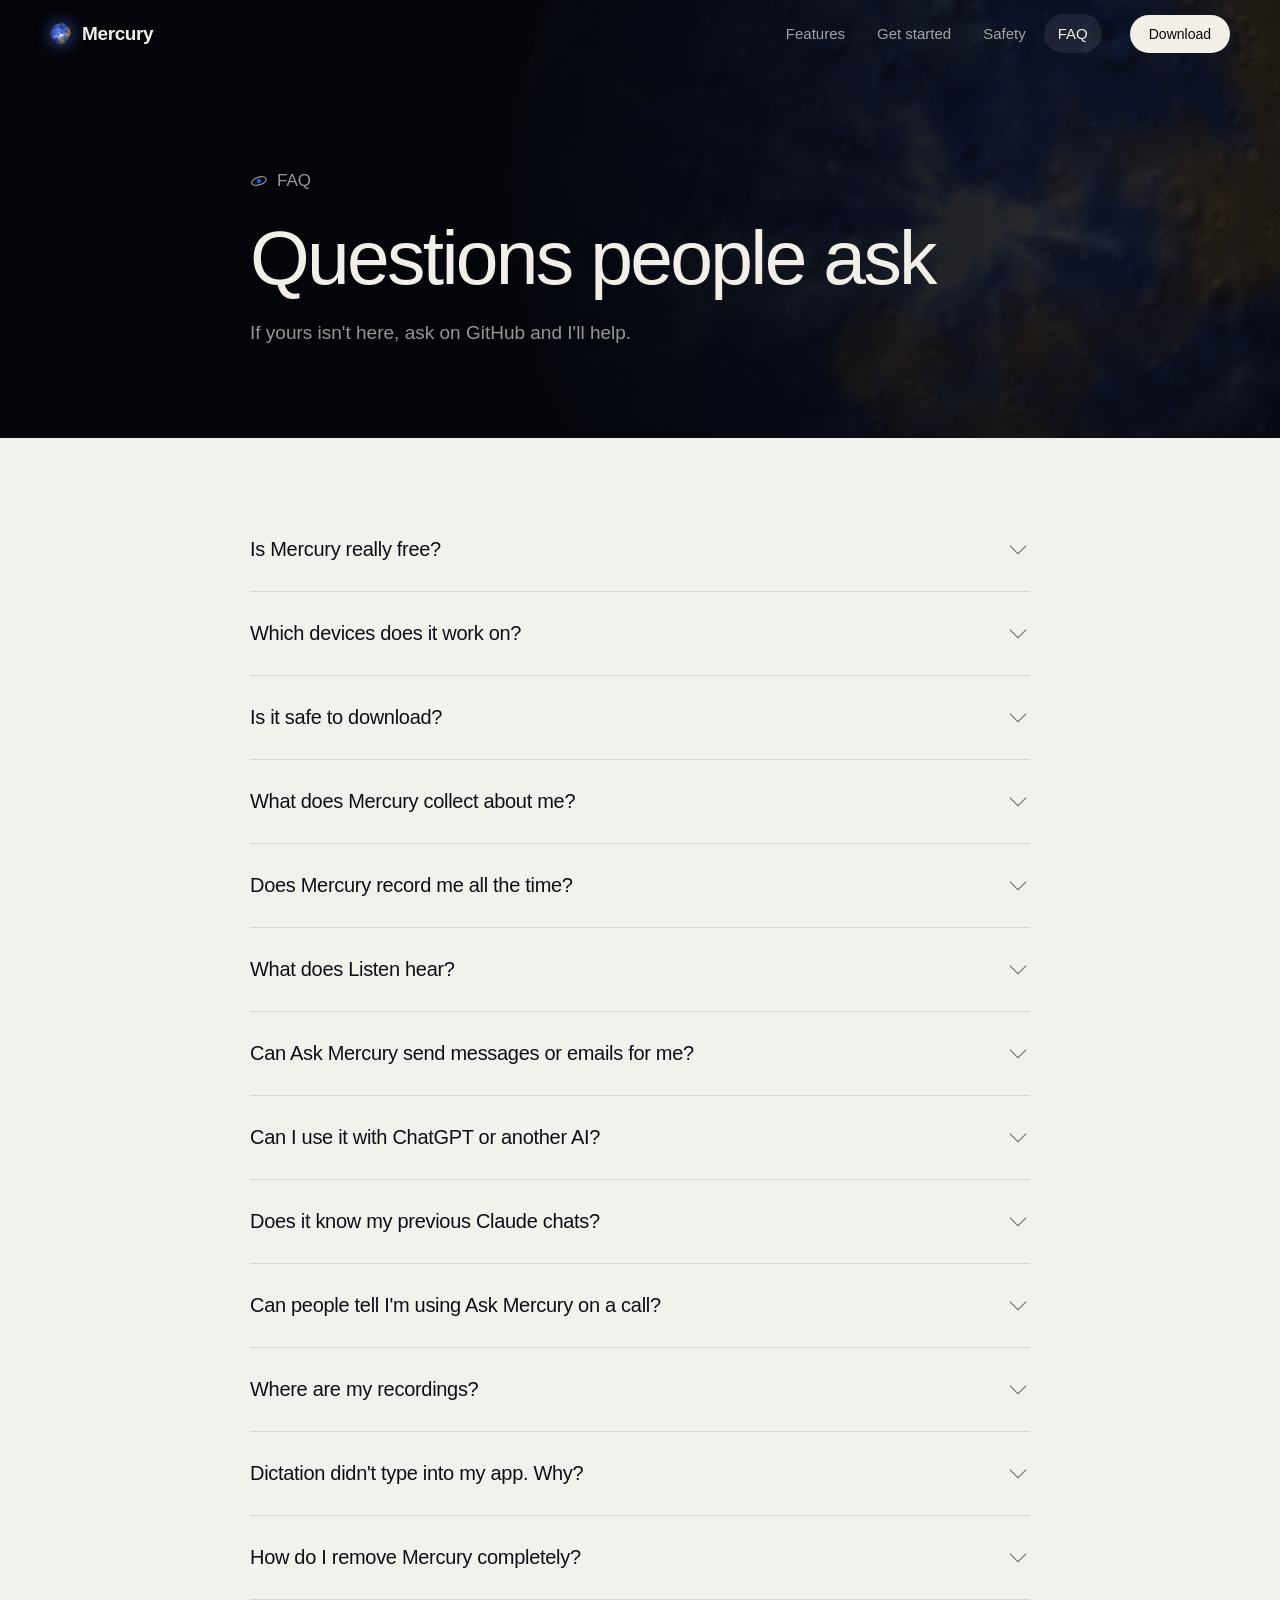
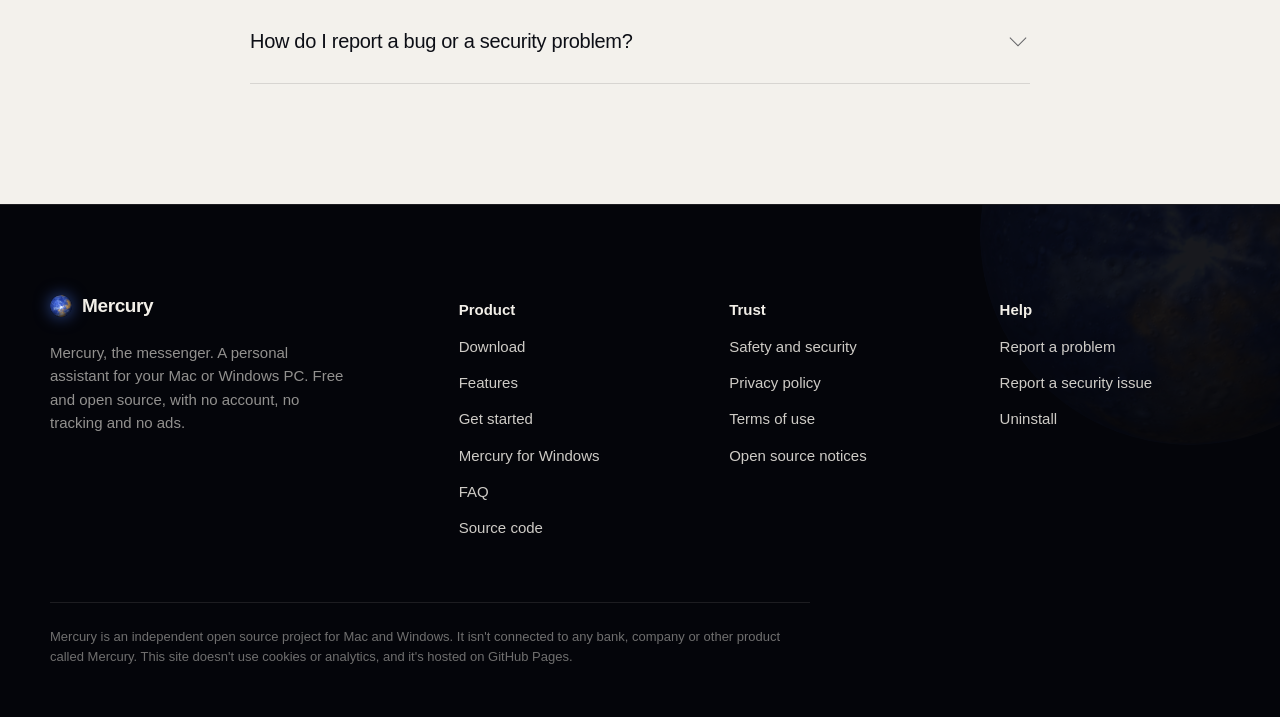
<file: docs/faq.html>
<!doctype html>
<html lang="en" data-tone="light">
<head>
<meta charset="utf-8">
<meta name="viewport" content="width=device-width, initial-scale=1">
<title>FAQ · Mercury</title>
<meta name="description" content="Answers to common questions about Mercury.">
<meta name="referrer" content="no-referrer">
<meta name="theme-color" content="#04050a">
<link rel="canonical" href="https://harryngu.github.io/mercury/faq.html">
<meta property="og:type" content="website">
<meta property="og:site_name" content="Mercury">
<meta property="og:title" content="FAQ · Mercury">
<meta property="og:description" content="Answers to common questions about Mercury.">
<meta property="og:url" content="https://harryngu.github.io/mercury/faq.html">
<meta property="og:image" content="https://harryngu.github.io/mercury/assets/og.png?v=3">
<meta property="og:image:width" content="1200">
<meta property="og:image:height" content="630">
<meta property="og:image:alt" content="Mercury, a personal assistant for the Mac, shown as a blue and gold planet">
<meta name="twitter:card" content="summary_large_image">
<meta name="twitter:title" content="FAQ · Mercury">
<meta name="twitter:description" content="Answers to common questions about Mercury.">
<meta name="twitter:image" content="https://harryngu.github.io/mercury/assets/og.png?v=3">
<meta http-equiv="Content-Security-Policy" content="default-src 'self'; img-src 'self' data:; media-src 'self'; style-src 'self' 'unsafe-inline'; script-src 'self'; connect-src 'self'; base-uri 'self'; form-action 'none'">
<link rel="icon" href="assets/favicon.png?v=2">
<link rel="apple-touch-icon" href="assets/icon.png?v=2">
<link rel="stylesheet" href="assets/style.css?v=23">
</head>
<body class="inner">
<header class="nav-shell">
<nav class="bar" aria-label="Main">
<a class="brand" href="index.html"><img class="mark" src="assets/favicon.png?v=2" alt="" width="22" height="22">Mercury</a>
<div class="links"><a href="index.html#features">Features</a><a href="get-started.html">Get started</a><a href="security.html">Safety</a><a href="faq.html" aria-current="page">FAQ</a></div>
<a href="index.html#download" class="btn primary small nav-cta">Download</a>
<button class="menu-btn" aria-label="Menu" aria-expanded="false"><span></span><span></span></button>
</nav>
<div class="drawer"><a href="index.html#features">Features</a><a href="get-started.html">Get started</a><a href="security.html">Safety</a><a href="faq.html" aria-current="page">FAQ</a><a href="index.html#download" class="btn primary">Download</a></div>
</header>
<main>
<section class="page-head" data-tone="dark"><div class="glow"></div><div class="wrap narrow"><span class="kicker rise"><svg class="orb" viewBox="0 0 20 20" aria-hidden="true"><ellipse cx="10" cy="10" rx="8.5" ry="4.2" transform="rotate(-18 10 10)"/><circle cx="10" cy="10" r="2.6"/></svg>FAQ</span><h1 class="rise" style="--d:.05s">Questions people ask</h1><p class="rise" style="--d:.1s">If yours isn't here, ask on GitHub and I'll help.</p></div></section><div class="wrap narrow doc faq"><details><summary>Is Mercury really free?</summary><p>Yes. It's open source under the MIT licence, with no paid version and no ads. Ask Mercury uses an AI you bring yourself (your Claude plan or your own API key), and that provider may charge you for it.</p></details><details><summary>Which devices does it work on?</summary><p>Macs running macOS 15 Sequoia or later, with Apple silicon or Intel, and PCs running <a href="windows.html">Windows 10 or 11</a>. There's no Linux, iPhone or Android version yet.</p></details><details><summary>Is it safe to download?</summary><p>Mercury is open source, so anyone can read exactly what it does, and every release lists a SHA256 fingerprint so you can confirm the file hasn't been changed (see the <a href="get-started.html#install">install guide</a>). Only download Mercury from this site or its GitHub page.</p></details><details><summary>What does Mercury collect about me?</summary><p>Nothing. There's no account, no analytics and no tracking. The only time anything leaves your Mac is when you use a feature that needs the internet, like asking Ask Mercury a question, and the <a href="privacy.html">privacy policy</a> lists exactly what is sent and to whom.</p></details><details><summary>Does Mercury record me all the time?</summary><p>No. It records only when you start a recording, hears your voice only while you dictate or talk to it, hears your Mac's sound only while Listen is on (a red dot shows), and takes a screenshot only when you ask it something.</p></details><details><summary>What does Listen hear?</summary><p>Only the sound playing on your Mac: the other people on a call or meeting, or a video you're watching. It doesn't use your microphone. To talk to Mercury yourself, use Talk (⌥⇧\) or dictation.</p></details><details><summary>Can Ask Mercury send messages or emails for me?</summary><p>It can prepare them, but it never sends anything on its own. Emails need you to approve them. For Messenger, Instagram, WhatsApp and Messages it opens the chat and types the message, and you press Enter.</p></details><details><summary>Can I use it with ChatGPT or another AI?</summary><p>Yes. With no AI account at all, Mercury's free AI gives you 40 messages a day. You can also use your own OpenAI key, or another service that works the same way, like Gemini, Grok, DeepSeek, OpenRouter or Ollama on your own computer. A ChatGPT Plus plan isn't a key: get one at platform.openai.com. With Claude Code on your Mac, Mercury can also do things for you, like drafting emails and saving files, always with your OK. Recording and dictation don't need any AI.</p><p>On Windows it's the same picker: Mercury free, Claude, ChatGPT, Gemini, Grok, OpenRouter, Ollama or another service. You can also use the plan you already pay for instead of a key: your ChatGPT Plus or Pro plan, your Google account, or your Claude Pro or Max plan. With Mercury free or a key, Mercury can do things on your PC with your OK; with a plan, it answers and writes things for you.</p></details><details><summary>Does it know my previous Claude chats?</summary><p>Through Claude Code it knows your Claude Code memory notes and connected apps. It can't read your chat history from the Claude app or website, because Claude doesn't let other apps do that.</p></details><details><summary>Can people tell I'm using Ask Mercury on a call?</summary><p>By default, yes: if you share your screen, Mercury's chat shows up in the share and in recordings like any other window. If your chat is private, one switch hides it from every recording and screen share, Mercury's own and Zoom, Meet or Teams alike. Please don't use that to cheat in exams or interviews, and don't record people without telling them.</p></details><details><summary>Where are my recordings?</summary><p>In <code>Mercury Recordings</code> on your Desktop, and in Mercury's library. Reels are saved in its <code>Reels</code> folder. Nothing is uploaded.</p></details><details><summary>Dictation didn't type into my app. Why?</summary><p>Mercury needs Accessibility permission to type into other apps (System Settings → Privacy &amp; Security → Accessibility). Without it, your words are copied so you can paste them. Some secure fields, like password boxes, block typing on purpose.</p></details><details><summary>How do I remove Mercury completely?</summary><p>See <a href="get-started.html#uninstall">Uninstall</a>. Because Mercury has no servers, deleting it from your Mac removes it completely.</p></details><details><summary>How do I report a bug or a security problem?</summary><p>Bugs: <a href="https://github.com/HarryNGU/mercury/issues">open an issue on GitHub</a>. Security problems: please report them privately through <a href="https://github.com/HarryNGU/mercury/security/advisories/new">GitHub's private security reporting</a>, not in a public issue.</p></details></div>
</main>
<footer class="site" data-tone="dark"><div class="wrap">
<div class="foot-mark"><img src="assets/planet.png" alt="" width="1024" height="1024" loading="lazy"></div>
<div class="cols">
<div><a class="brand" href="index.html"><img class="mark" src="assets/favicon.png?v=2" alt="" width="22" height="22">Mercury</a><p class="about">Mercury, the messenger. A personal assistant for your Mac or Windows PC. Free and open source, with no account, no tracking and no ads.</p></div>
<div><h4>Product</h4><ul><li><a href="index.html#download">Download</a></li><li><a href="index.html#features">Features</a></li><li><a href="get-started.html">Get started</a></li><li><a href="windows.html">Mercury for Windows</a></li><li><a href="faq.html">FAQ</a></li><li><a href="https://github.com/HarryNGU/mercury">Source code</a></li></ul></div>
<div><h4>Trust</h4><ul><li><a href="security.html">Safety and security</a></li><li><a href="privacy.html">Privacy policy</a></li><li><a href="terms.html">Terms of use</a></li><li><a href="notices.html">Open source notices</a></li></ul></div>
<div><h4>Help</h4><ul><li><a href="https://github.com/HarryNGU/mercury/issues">Report a problem</a></li><li><a href="https://github.com/HarryNGU/mercury/security/advisories/new">Report a security issue</a></li><li><a href="get-started.html#uninstall">Uninstall</a></li></ul></div>
</div>
<p class="fine-print">Mercury is an independent open source project for Mac and Windows. It isn't connected to any bank, company or other product called Mercury. This site doesn't use cookies or analytics, and it's hosted on GitHub Pages.</p>
</div></footer>
<script src="assets/site.js?v=23"></script>
</body>
</html>
</file>
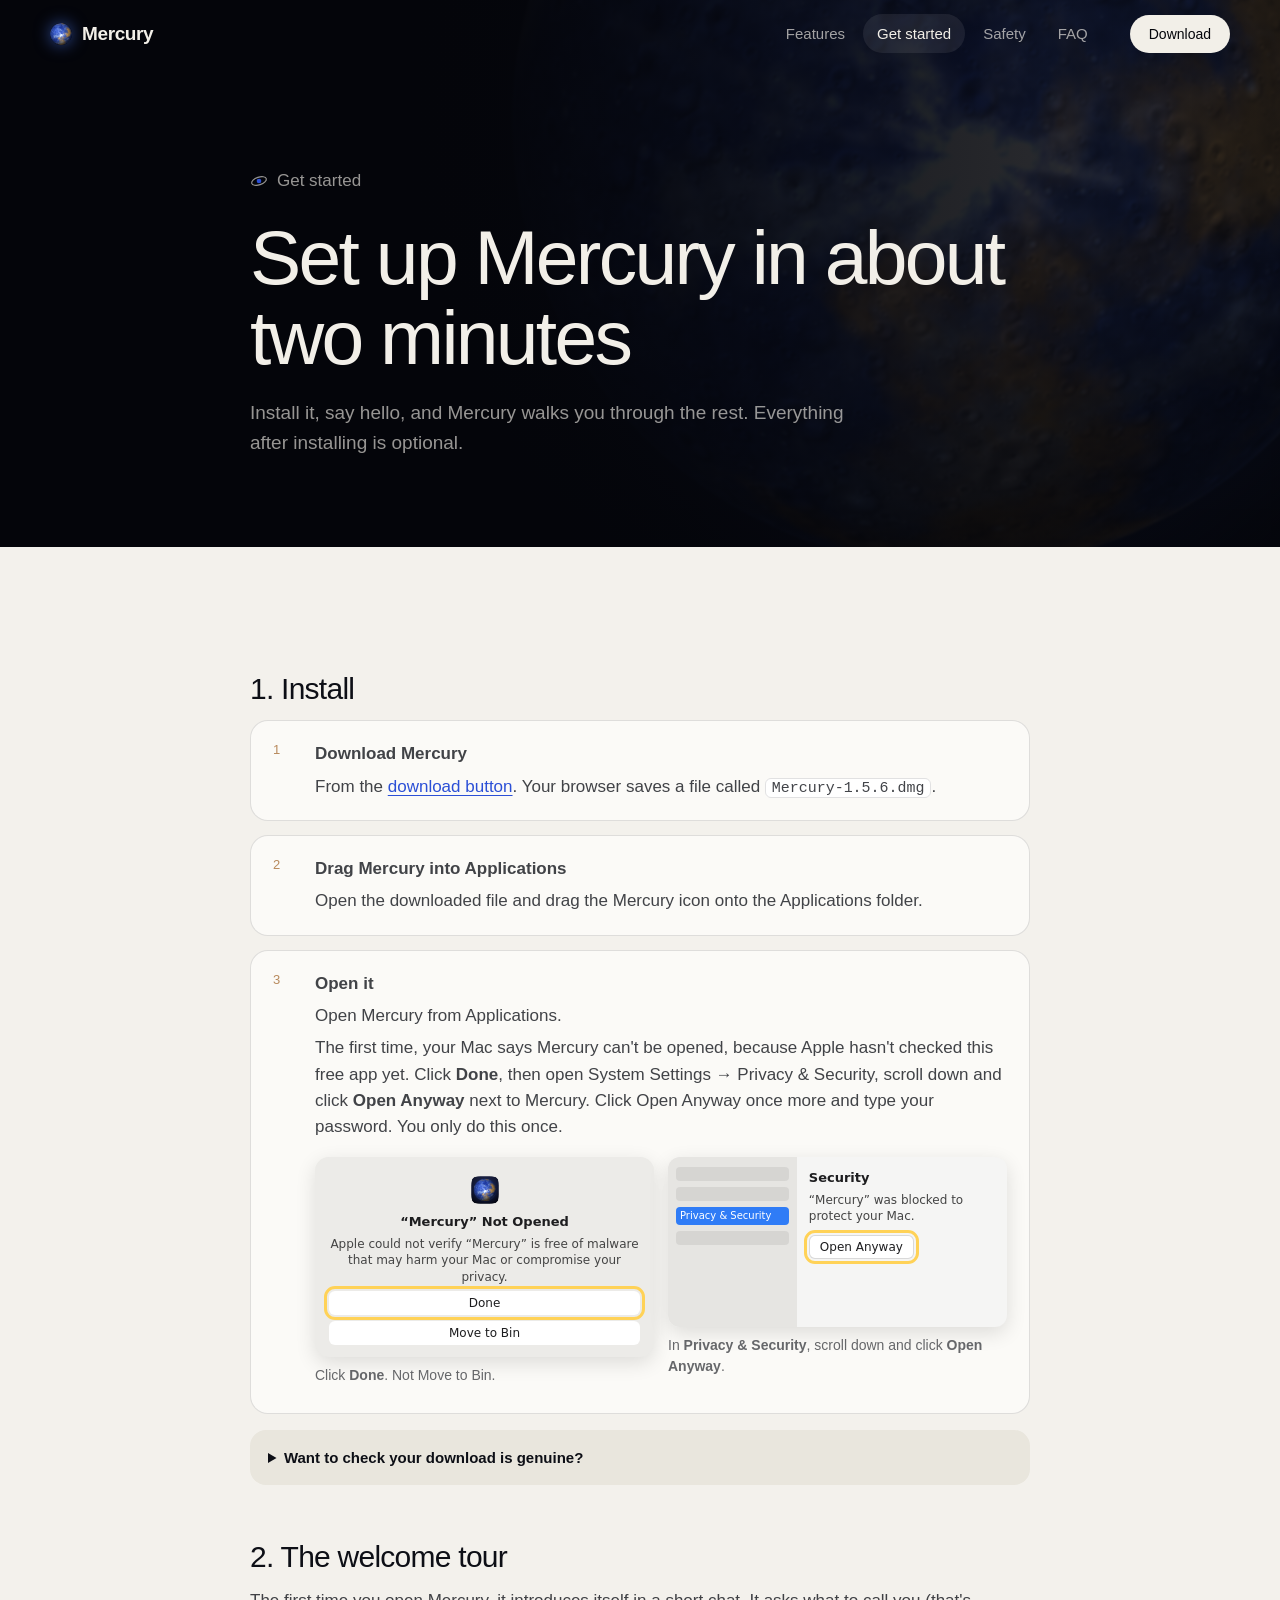
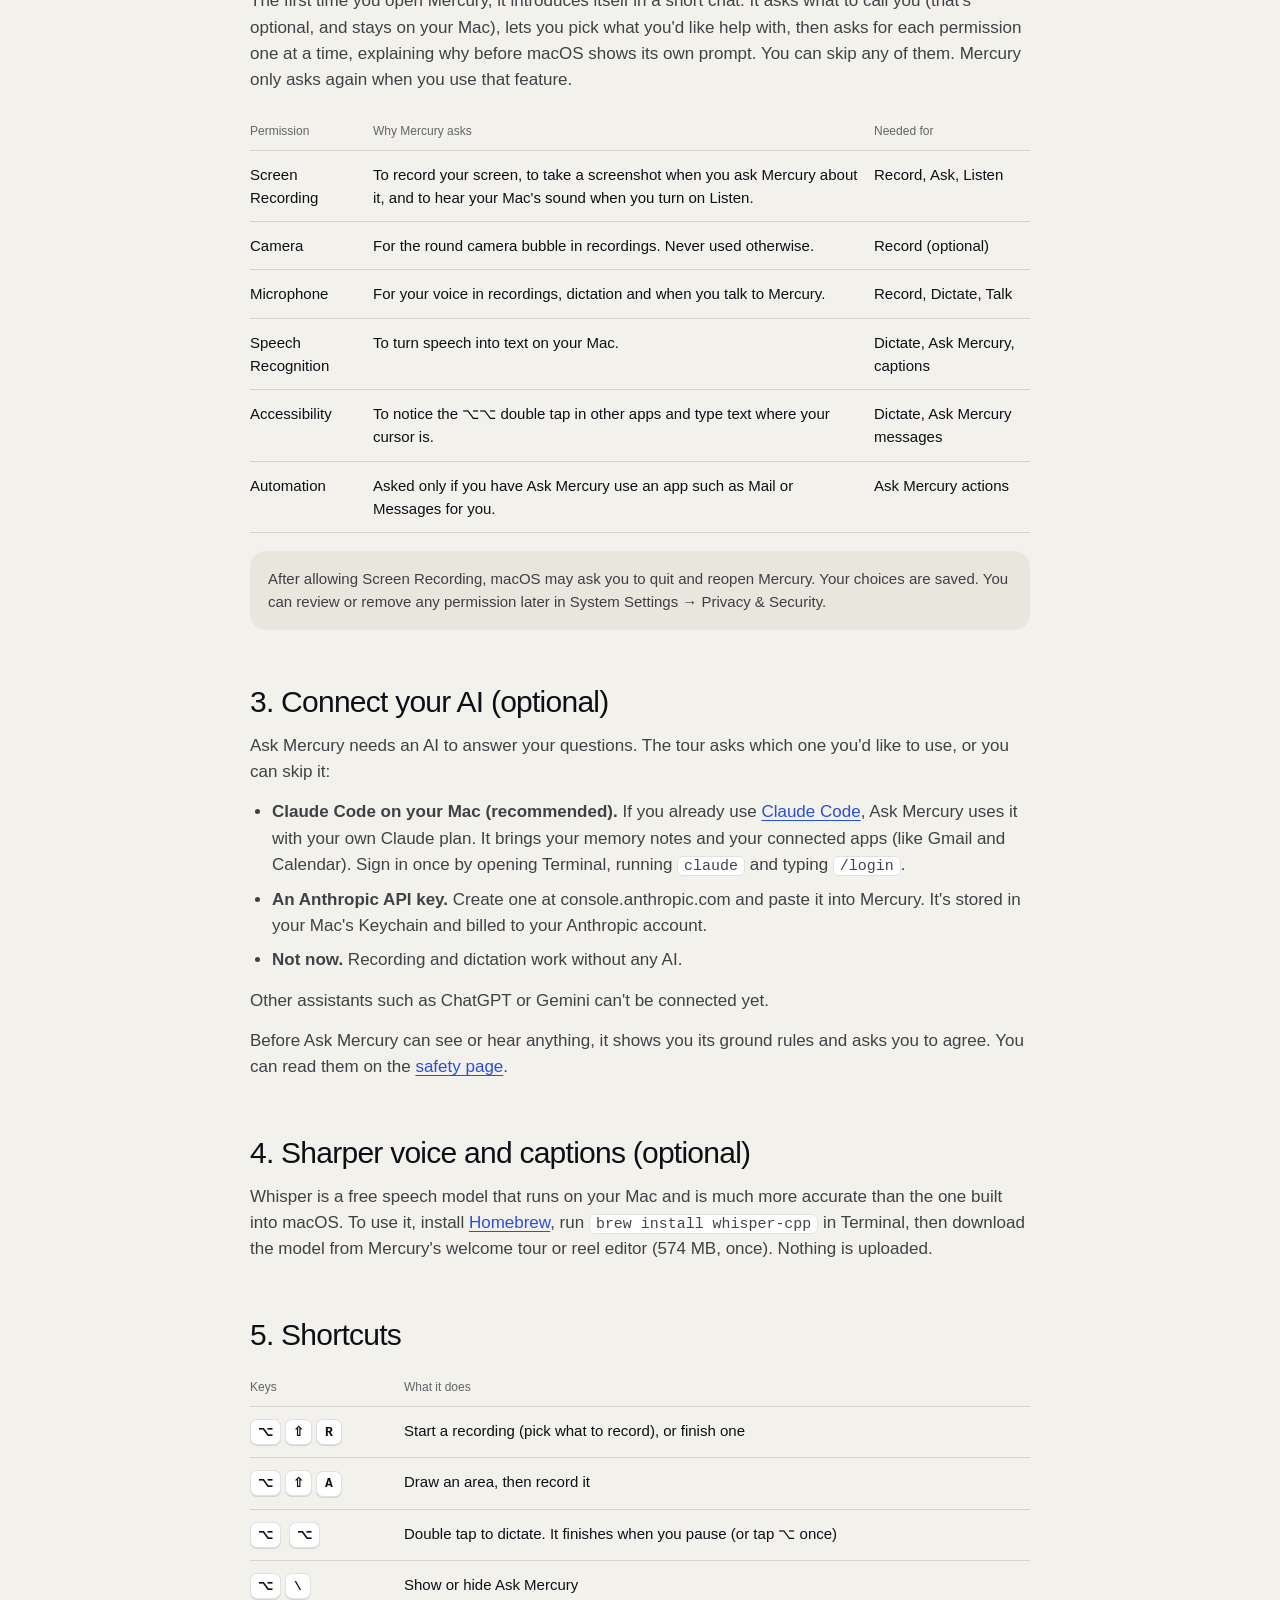
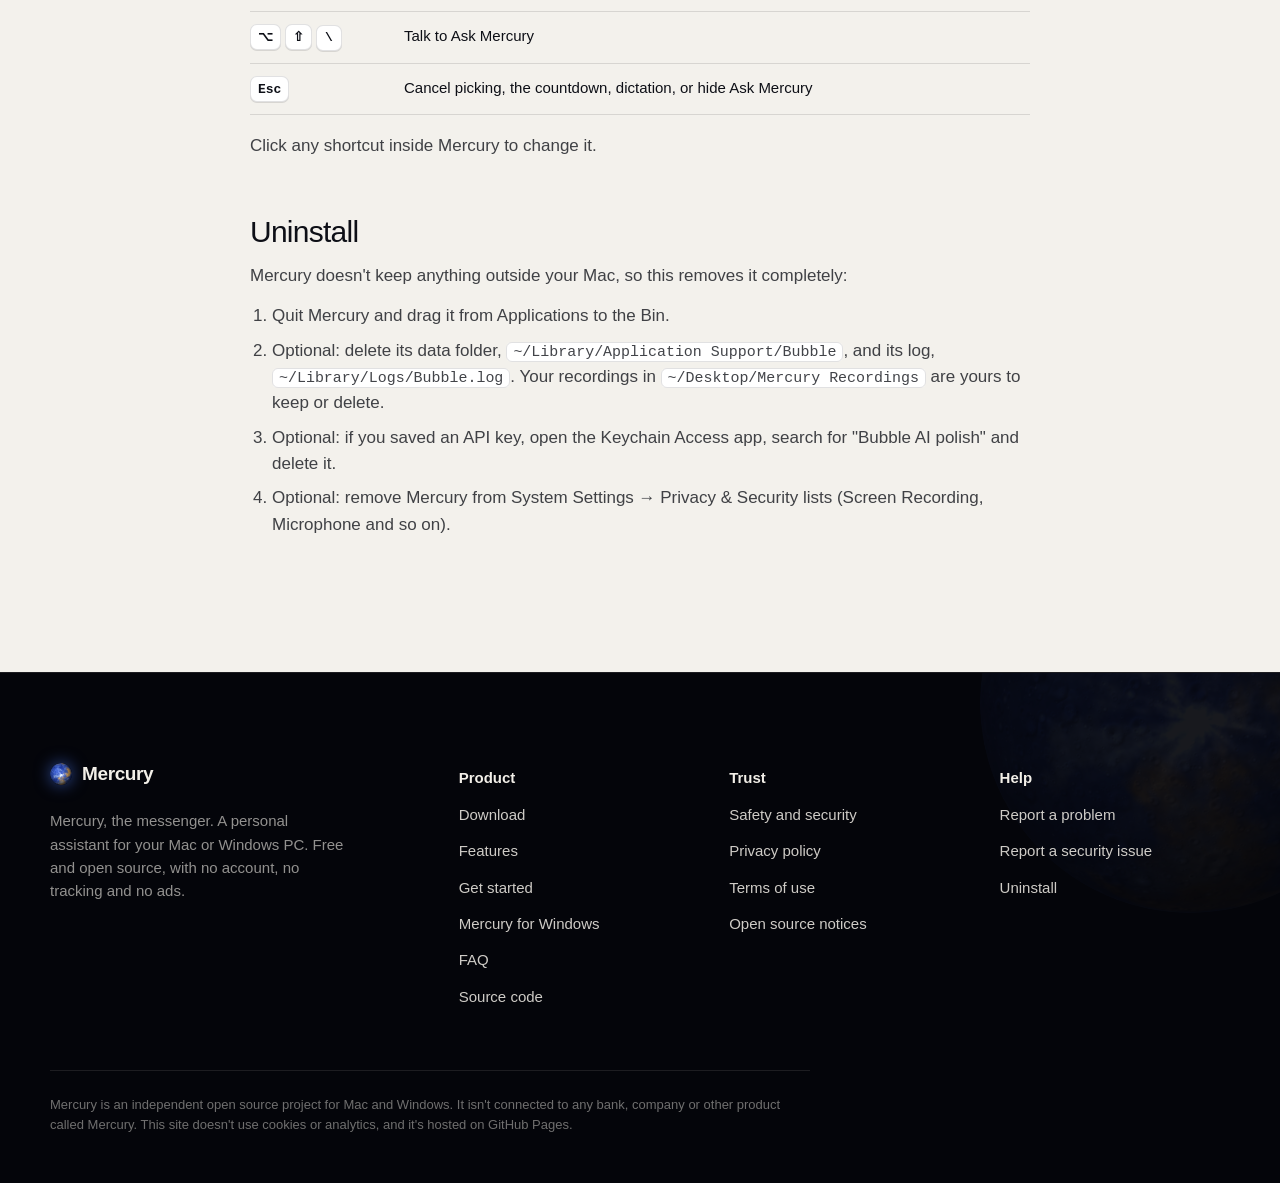
<file: docs/get-started.html>
<!doctype html>
<html lang="en" data-tone="light">
<head>
<meta charset="utf-8">
<meta name="viewport" content="width=device-width, initial-scale=1">
<title>Get started · Mercury</title>
<meta name="description" content="Install Mercury, set up permissions, connect your AI and learn the shortcuts.">
<meta name="referrer" content="no-referrer">
<meta name="theme-color" content="#04050a">
<link rel="canonical" href="https://harryngu.github.io/mercury/get-started.html">
<meta property="og:type" content="website">
<meta property="og:site_name" content="Mercury">
<meta property="og:title" content="Get started · Mercury">
<meta property="og:description" content="Install Mercury, set up permissions, connect your AI and learn the shortcuts.">
<meta property="og:url" content="https://harryngu.github.io/mercury/get-started.html">
<meta property="og:image" content="https://harryngu.github.io/mercury/assets/og.png?v=3">
<meta property="og:image:width" content="1200">
<meta property="og:image:height" content="630">
<meta property="og:image:alt" content="Mercury, a personal assistant for the Mac, shown as a blue and gold planet">
<meta name="twitter:card" content="summary_large_image">
<meta name="twitter:title" content="Get started · Mercury">
<meta name="twitter:description" content="Install Mercury, set up permissions, connect your AI and learn the shortcuts.">
<meta name="twitter:image" content="https://harryngu.github.io/mercury/assets/og.png?v=3">
<meta http-equiv="Content-Security-Policy" content="default-src 'self'; img-src 'self' data:; media-src 'self'; style-src 'self' 'unsafe-inline'; script-src 'self'; connect-src 'self'; base-uri 'self'; form-action 'none'">
<link rel="icon" href="assets/favicon.png?v=2">
<link rel="apple-touch-icon" href="assets/icon.png?v=2">
<link rel="stylesheet" href="assets/style.css?v=23">
</head>
<body class="inner">
<header class="nav-shell">
<nav class="bar" aria-label="Main">
<a class="brand" href="index.html"><img class="mark" src="assets/favicon.png?v=2" alt="" width="22" height="22">Mercury</a>
<div class="links"><a href="index.html#features">Features</a><a href="get-started.html" aria-current="page">Get started</a><a href="security.html">Safety</a><a href="faq.html">FAQ</a></div>
<a href="index.html#download" class="btn primary small nav-cta">Download</a>
<button class="menu-btn" aria-label="Menu" aria-expanded="false"><span></span><span></span></button>
</nav>
<div class="drawer"><a href="index.html#features">Features</a><a href="get-started.html" aria-current="page">Get started</a><a href="security.html">Safety</a><a href="faq.html">FAQ</a><a href="index.html#download" class="btn primary">Download</a></div>
</header>
<main>
<section class="page-head" data-tone="dark"><div class="glow"></div><div class="wrap narrow"><span class="kicker rise"><svg class="orb" viewBox="0 0 20 20" aria-hidden="true"><ellipse cx="10" cy="10" rx="8.5" ry="4.2" transform="rotate(-18 10 10)"/><circle cx="10" cy="10" r="2.6"/></svg>Get started</span><h1 class="rise" style="--d:.05s">Set up Mercury in about two minutes</h1><p class="rise" style="--d:.1s">Install it, say hello, and Mercury walks you through the rest. Everything after installing is optional.</p></div></section>
<div class="wrap narrow doc">

<h2 id="install">1. Install</h2>
<ol class="steps">
<li><strong>Download Mercury</strong><p>From the <a href="index.html#download">download button</a>. Your browser saves a file called <code>Mercury-<span data-release="version">1.1.0</span>.dmg</code>.</p></li>
<li><strong>Drag Mercury into Applications</strong><p>Open the downloaded file and drag the Mercury icon onto the Applications folder.</p></li>
<li><strong>Open it</strong><p>Open Mercury from Applications.</p>
<div data-notarized="true" hidden><p>Mercury is signed and notarised by Apple, so it opens like any other app.</p></div>
<div data-notarized="false"><p>The first time, your Mac says Mercury can't be opened, because Apple hasn't checked this free app yet. Click <strong>Done</strong>, then open System Settings → Privacy &amp; Security, scroll down and click <strong>Open Anyway</strong> next to Mercury. Click Open Anyway once more and type your password. You only do this once.</p><div class="mac-demo" aria-hidden="true"><figure><div class="md-alert"><img src="assets/icon.png?v=2" alt=""><b>“Mercury” Not Opened</b><p>Apple could not verify “Mercury” is free of malware that may harm your Mac or compromise your privacy.</p><div class="md-btns"><i class="hl">Done</i><i>Move to Bin</i></div></div><figcaption>Click <strong>Done</strong>. Not Move to Bin.</figcaption></figure><figure><div class="md-set"><div class="md-side"><i></i><i></i><i class="on">Privacy &amp; Security</i><i></i></div><div class="md-main"><b>Security</b><p>“Mercury” was blocked to protect your Mac.</p><span class="hl">Open Anyway</span></div></div><figcaption>In <strong>Privacy &amp; Security</strong>, scroll down and click <strong>Open Anyway</strong>.</figcaption></figure></div></div>
</li>
</ol>
<details class="note" style="margin-top:16px"><summary style="cursor:pointer;font-weight:600;color:var(--ink)">Want to check your download is genuine?</summary>
<p>Open Terminal and run <code>shasum -a 256 ~/Downloads/Mercury-*.dmg</code>. It should match this fingerprint exactly:</p>
<div class="checksum" id="sha" data-release="sha256">Loading…</div>
<p style="margin-top:8px"><button class="btn ghost small" data-copy="#sha">Copy fingerprint</button></p></details>

<h2 id="welcome">2. The welcome tour</h2>
<p>The first time you open Mercury, it introduces itself in a short chat. It asks what to call you (that's optional, and stays on your Mac), lets you pick what you'd like help with, then asks for each permission one at a time, explaining why before macOS shows its own prompt. You can skip any of them. Mercury only asks again when you use that feature.</p>
<table>
<tr><th>Permission</th><th>Why Mercury asks</th><th>Needed for</th></tr>
<tr><td>Screen Recording</td><td>To record your screen, to take a screenshot when you ask Mercury about it, and to hear your Mac's sound when you turn on Listen.</td><td>Record, Ask, Listen</td></tr>
<tr><td>Camera</td><td>For the round camera bubble in recordings. Never used otherwise.</td><td>Record (optional)</td></tr>
<tr><td>Microphone</td><td>For your voice in recordings, dictation and when you talk to Mercury.</td><td>Record, Dictate, Talk</td></tr>
<tr><td>Speech Recognition</td><td>To turn speech into text on your Mac.</td><td>Dictate, Ask Mercury, captions</td></tr>
<tr><td>Accessibility</td><td>To notice the ⌥⌥ double tap in other apps and type text where your cursor is.</td><td>Dictate, Ask Mercury messages</td></tr>
<tr><td>Automation</td><td>Asked only if you have Ask Mercury use an app such as Mail or Messages for you.</td><td>Ask Mercury actions</td></tr>
</table>
<p class="note">After allowing Screen Recording, macOS may ask you to quit and reopen Mercury. Your choices are saved. You can review or remove any permission later in System Settings → Privacy &amp; Security.</p>

<h2 id="connect">3. Connect your AI (optional)</h2>
<p>Ask Mercury needs an AI to answer your questions. The tour asks which one you'd like to use, or you can skip it:</p>
<ul>
<li><strong>Claude Code on your Mac (recommended).</strong> If you already use <a href="https://claude.com/claude-code">Claude Code</a>, Ask Mercury uses it with your own Claude plan. It brings your memory notes and your connected apps (like Gmail and Calendar). Sign in once by opening Terminal, running <code>claude</code> and typing <code>/login</code>.</li>
<li><strong>An Anthropic API key.</strong> Create one at console.anthropic.com and paste it into Mercury. It's stored in your Mac's Keychain and billed to your Anthropic account.</li>
<li><strong>Not now.</strong> Recording and dictation work without any AI.</li>
</ul>
<p>Other assistants such as ChatGPT or Gemini can't be connected yet.</p>
<p>Before Ask Mercury can see or hear anything, it shows you its ground rules and asks you to agree. You can read them on the <a href="security.html#rules">safety page</a>.</p>

<h2 id="whisper">4. Sharper voice and captions (optional)</h2>
<p>Whisper is a free speech model that runs on your Mac and is much more accurate than the one built into macOS. To use it, install <a href="https://brew.sh">Homebrew</a>, run <code>brew install whisper-cpp</code> in Terminal, then download the model from Mercury's welcome tour or reel editor (574 MB, once). Nothing is uploaded.</p>

<h2 id="shortcuts">5. Shortcuts</h2>
<table>
<tr><th>Keys</th><th>What it does</th></tr>
<tr><td><kbd>⌥</kbd><kbd>⇧</kbd><kbd>R</kbd></td><td>Start a recording (pick what to record), or finish one</td></tr>
<tr><td><kbd>⌥</kbd><kbd>⇧</kbd><kbd>A</kbd></td><td>Draw an area, then record it</td></tr>
<tr><td><kbd>⌥</kbd> <kbd>⌥</kbd></td><td>Double tap to dictate. It finishes when you pause (or tap ⌥ once)</td></tr>
<tr><td><kbd>⌥</kbd><kbd>\</kbd></td><td>Show or hide Ask Mercury</td></tr>
<tr><td><kbd>⌥</kbd><kbd>⇧</kbd><kbd>\</kbd></td><td>Talk to Ask Mercury</td></tr>
<tr><td><kbd>Esc</kbd></td><td>Cancel picking, the countdown, dictation, or hide Ask Mercury</td></tr>
</table>
<p>Click any shortcut inside Mercury to change it.</p>

<h2 id="uninstall">Uninstall</h2>
<p>Mercury doesn't keep anything outside your Mac, so this removes it completely:</p>
<ol>
<li>Quit Mercury and drag it from Applications to the Bin.</li>
<li>Optional: delete its data folder, <code>~/Library/Application Support/Bubble</code>, and its log, <code>~/Library/Logs/Bubble.log</code>. Your recordings in <code>~/Desktop/Mercury Recordings</code> are yours to keep or delete.</li>
<li>Optional: if you saved an API key, open the Keychain Access app, search for "Bubble AI polish" and delete it.</li>
<li>Optional: remove Mercury from System Settings → Privacy &amp; Security lists (Screen Recording, Microphone and so on).</li>
</ol>
</div>

</main>
<footer class="site" data-tone="dark"><div class="wrap">
<div class="foot-mark"><img src="assets/planet.png" alt="" width="1024" height="1024" loading="lazy"></div>
<div class="cols">
<div><a class="brand" href="index.html"><img class="mark" src="assets/favicon.png?v=2" alt="" width="22" height="22">Mercury</a><p class="about">Mercury, the messenger. A personal assistant for your Mac or Windows PC. Free and open source, with no account, no tracking and no ads.</p></div>
<div><h4>Product</h4><ul><li><a href="index.html#download">Download</a></li><li><a href="index.html#features">Features</a></li><li><a href="get-started.html">Get started</a></li><li><a href="windows.html">Mercury for Windows</a></li><li><a href="faq.html">FAQ</a></li><li><a href="https://github.com/HarryNGU/mercury">Source code</a></li></ul></div>
<div><h4>Trust</h4><ul><li><a href="security.html">Safety and security</a></li><li><a href="privacy.html">Privacy policy</a></li><li><a href="terms.html">Terms of use</a></li><li><a href="notices.html">Open source notices</a></li></ul></div>
<div><h4>Help</h4><ul><li><a href="https://github.com/HarryNGU/mercury/issues">Report a problem</a></li><li><a href="https://github.com/HarryNGU/mercury/security/advisories/new">Report a security issue</a></li><li><a href="get-started.html#uninstall">Uninstall</a></li></ul></div>
</div>
<p class="fine-print">Mercury is an independent open source project for Mac and Windows. It isn't connected to any bank, company or other product called Mercury. This site doesn't use cookies or analytics, and it's hosted on GitHub Pages.</p>
</div></footer>
<script src="assets/site.js?v=23"></script>
</body>
</html>
</file>
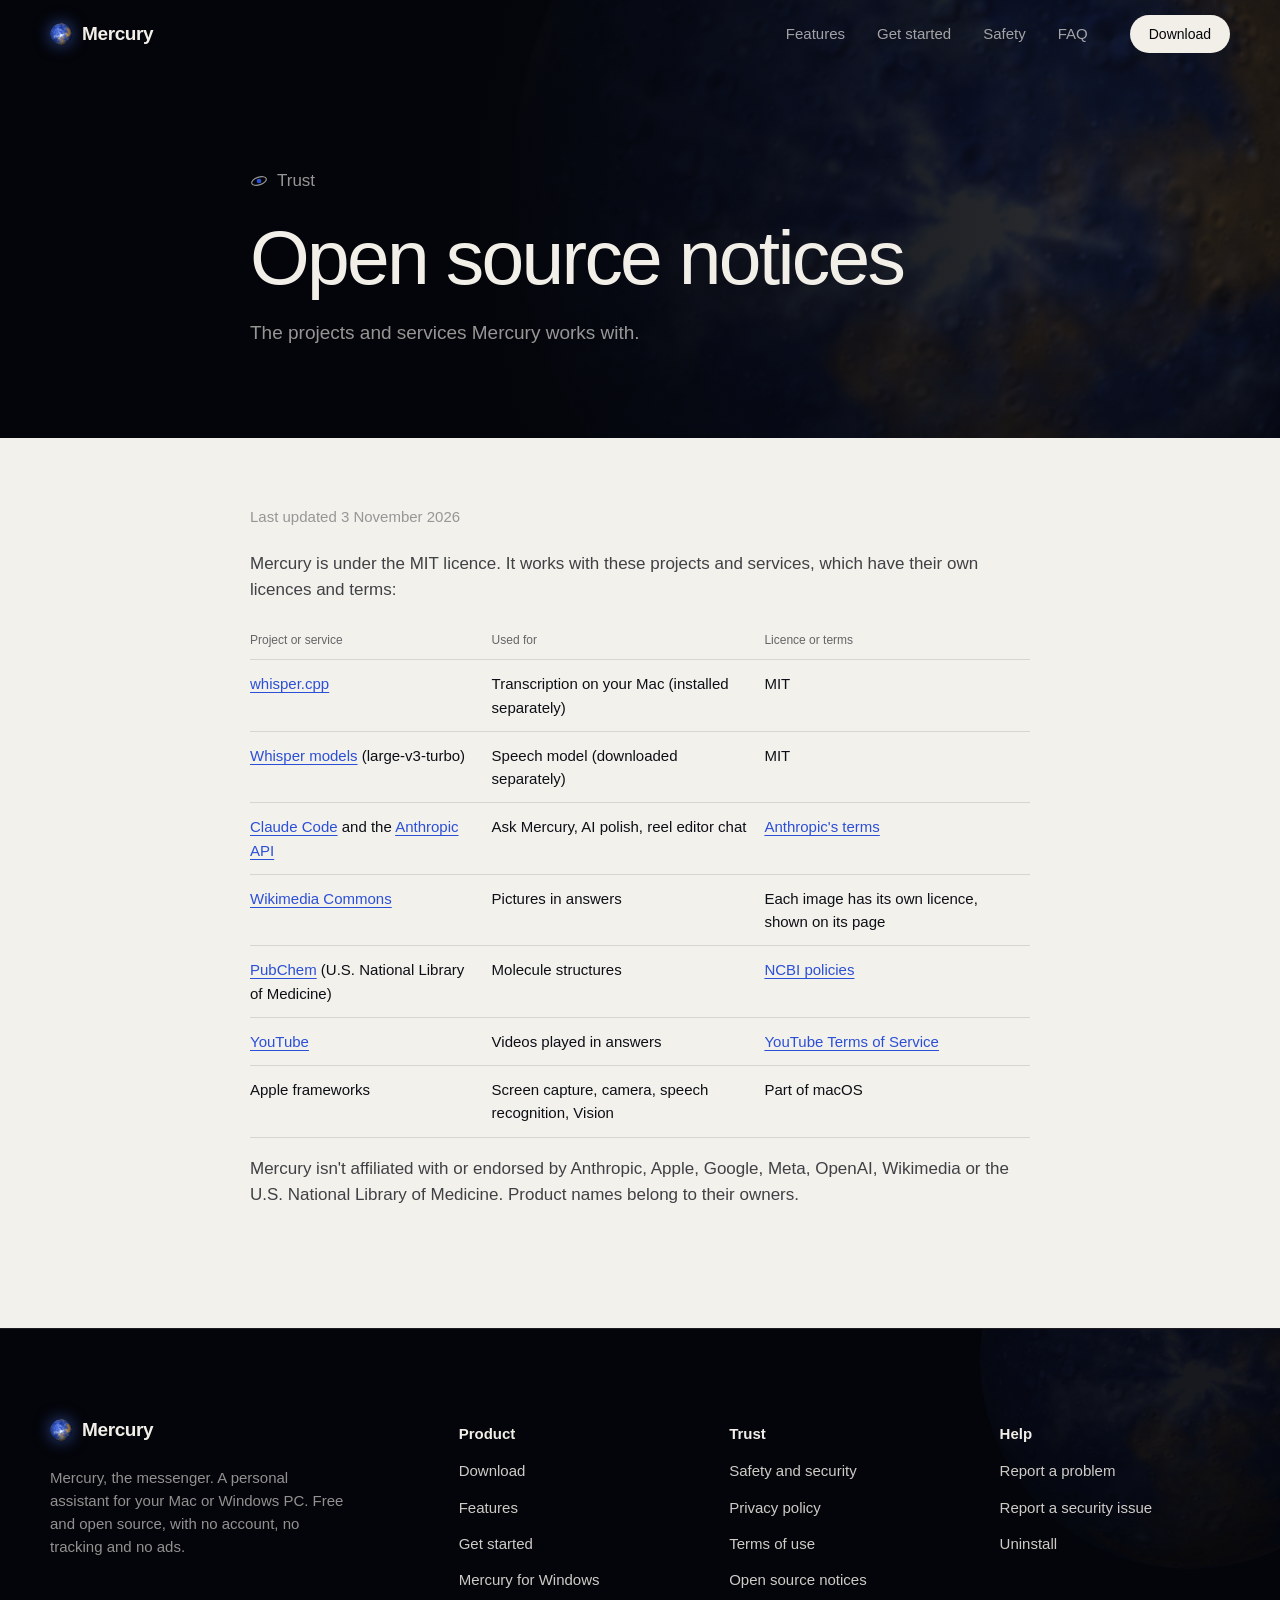
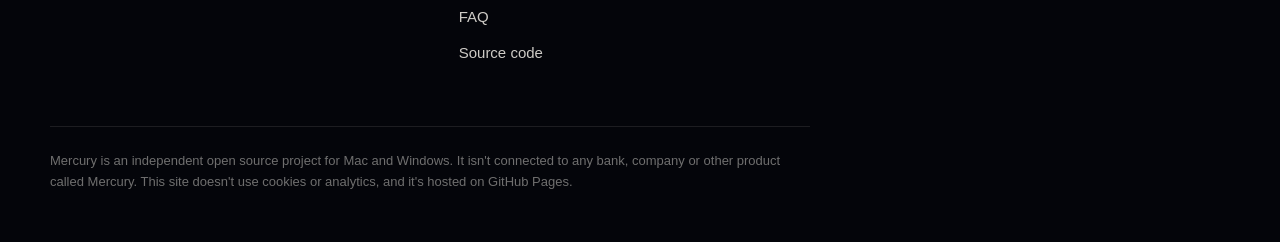
<file: docs/notices.html>
<!doctype html>
<html lang="en" data-tone="light">
<head>
<meta charset="utf-8">
<meta name="viewport" content="width=device-width, initial-scale=1">
<title>Open source notices · Mercury</title>
<meta name="description" content="The projects and services Mercury works with.">
<meta name="referrer" content="no-referrer">
<meta name="theme-color" content="#04050a">
<link rel="canonical" href="https://harryngu.github.io/mercury/notices.html">
<meta property="og:type" content="website">
<meta property="og:site_name" content="Mercury">
<meta property="og:title" content="Open source notices · Mercury">
<meta property="og:description" content="The projects and services Mercury works with.">
<meta property="og:url" content="https://harryngu.github.io/mercury/notices.html">
<meta property="og:image" content="https://harryngu.github.io/mercury/assets/og.png?v=3">
<meta property="og:image:width" content="1200">
<meta property="og:image:height" content="630">
<meta property="og:image:alt" content="Mercury, a personal assistant for the Mac, shown as a blue and gold planet">
<meta name="twitter:card" content="summary_large_image">
<meta name="twitter:title" content="Open source notices · Mercury">
<meta name="twitter:description" content="The projects and services Mercury works with.">
<meta name="twitter:image" content="https://harryngu.github.io/mercury/assets/og.png?v=3">
<meta http-equiv="Content-Security-Policy" content="default-src 'self'; img-src 'self' data:; media-src 'self'; style-src 'self' 'unsafe-inline'; script-src 'self'; connect-src 'self'; base-uri 'self'; form-action 'none'">
<link rel="icon" href="assets/favicon.png?v=2">
<link rel="apple-touch-icon" href="assets/icon.png?v=2">
<link rel="stylesheet" href="assets/style.css?v=23">
</head>
<body class="inner">
<header class="nav-shell">
<nav class="bar" aria-label="Main">
<a class="brand" href="index.html"><img class="mark" src="assets/favicon.png?v=2" alt="" width="22" height="22">Mercury</a>
<div class="links"><a href="index.html#features">Features</a><a href="get-started.html">Get started</a><a href="security.html">Safety</a><a href="faq.html">FAQ</a></div>
<a href="index.html#download" class="btn primary small nav-cta">Download</a>
<button class="menu-btn" aria-label="Menu" aria-expanded="false"><span></span><span></span></button>
</nav>
<div class="drawer"><a href="index.html#features">Features</a><a href="get-started.html">Get started</a><a href="security.html">Safety</a><a href="faq.html">FAQ</a><a href="index.html#download" class="btn primary">Download</a></div>
</header>
<main>
<section class="page-head" data-tone="dark"><div class="glow"></div><div class="wrap narrow"><span class="kicker rise"><svg class="orb" viewBox="0 0 20 20" aria-hidden="true"><ellipse cx="10" cy="10" rx="8.5" ry="4.2" transform="rotate(-18 10 10)"/><circle cx="10" cy="10" r="2.6"/></svg>Trust</span><h1 class="rise" style="--d:.05s">Open source notices</h1><p class="rise" style="--d:.1s">The projects and services Mercury works with.</p></div></section><div class="wrap narrow doc"><p class="updated">Last updated 3 November 2026</p>
<p>Mercury is under the MIT licence. It works with these projects and services, which have their own licences and terms:</p>
<table>
<tr><th>Project or service</th><th>Used for</th><th>Licence or terms</th></tr>
<tr><td><a href="https://github.com/ggml-org/whisper.cpp">whisper.cpp</a></td><td>Transcription on your Mac (installed separately)</td><td>MIT</td></tr>
<tr><td><a href="https://github.com/openai/whisper">Whisper models</a> (large-v3-turbo)</td><td>Speech model (downloaded separately)</td><td>MIT</td></tr>
<tr><td><a href="https://claude.com/claude-code">Claude Code</a> and the <a href="https://www.anthropic.com/api">Anthropic API</a></td><td>Ask Mercury, AI polish, reel editor chat</td><td><a href="https://www.anthropic.com/legal">Anthropic's terms</a></td></tr>
<tr><td><a href="https://commons.wikimedia.org">Wikimedia Commons</a></td><td>Pictures in answers</td><td>Each image has its own licence, shown on its page</td></tr>
<tr><td><a href="https://pubchem.ncbi.nlm.nih.gov">PubChem</a> (U.S. National Library of Medicine)</td><td>Molecule structures</td><td><a href="https://www.ncbi.nlm.nih.gov/home/about/policies/">NCBI policies</a></td></tr>
<tr><td><a href="https://www.youtube.com">YouTube</a></td><td>Videos played in answers</td><td><a href="https://www.youtube.com/t/terms">YouTube Terms of Service</a></td></tr>
<tr><td>Apple frameworks</td><td>Screen capture, camera, speech recognition, Vision</td><td>Part of macOS</td></tr>
</table>
<p>Mercury isn't affiliated with or endorsed by Anthropic, Apple, Google, Meta, OpenAI, Wikimedia or the U.S. National Library of Medicine. Product names belong to their owners.</p>
</div>
</main>
<footer class="site" data-tone="dark"><div class="wrap">
<div class="foot-mark"><img src="assets/planet.png" alt="" width="1024" height="1024" loading="lazy"></div>
<div class="cols">
<div><a class="brand" href="index.html"><img class="mark" src="assets/favicon.png?v=2" alt="" width="22" height="22">Mercury</a><p class="about">Mercury, the messenger. A personal assistant for your Mac or Windows PC. Free and open source, with no account, no tracking and no ads.</p></div>
<div><h4>Product</h4><ul><li><a href="index.html#download">Download</a></li><li><a href="index.html#features">Features</a></li><li><a href="get-started.html">Get started</a></li><li><a href="windows.html">Mercury for Windows</a></li><li><a href="faq.html">FAQ</a></li><li><a href="https://github.com/HarryNGU/mercury">Source code</a></li></ul></div>
<div><h4>Trust</h4><ul><li><a href="security.html">Safety and security</a></li><li><a href="privacy.html">Privacy policy</a></li><li><a href="terms.html">Terms of use</a></li><li><a href="notices.html">Open source notices</a></li></ul></div>
<div><h4>Help</h4><ul><li><a href="https://github.com/HarryNGU/mercury/issues">Report a problem</a></li><li><a href="https://github.com/HarryNGU/mercury/security/advisories/new">Report a security issue</a></li><li><a href="get-started.html#uninstall">Uninstall</a></li></ul></div>
</div>
<p class="fine-print">Mercury is an independent open source project for Mac and Windows. It isn't connected to any bank, company or other product called Mercury. This site doesn't use cookies or analytics, and it's hosted on GitHub Pages.</p>
</div></footer>
<script src="assets/site.js?v=23"></script>
</body>
</html>
</file>
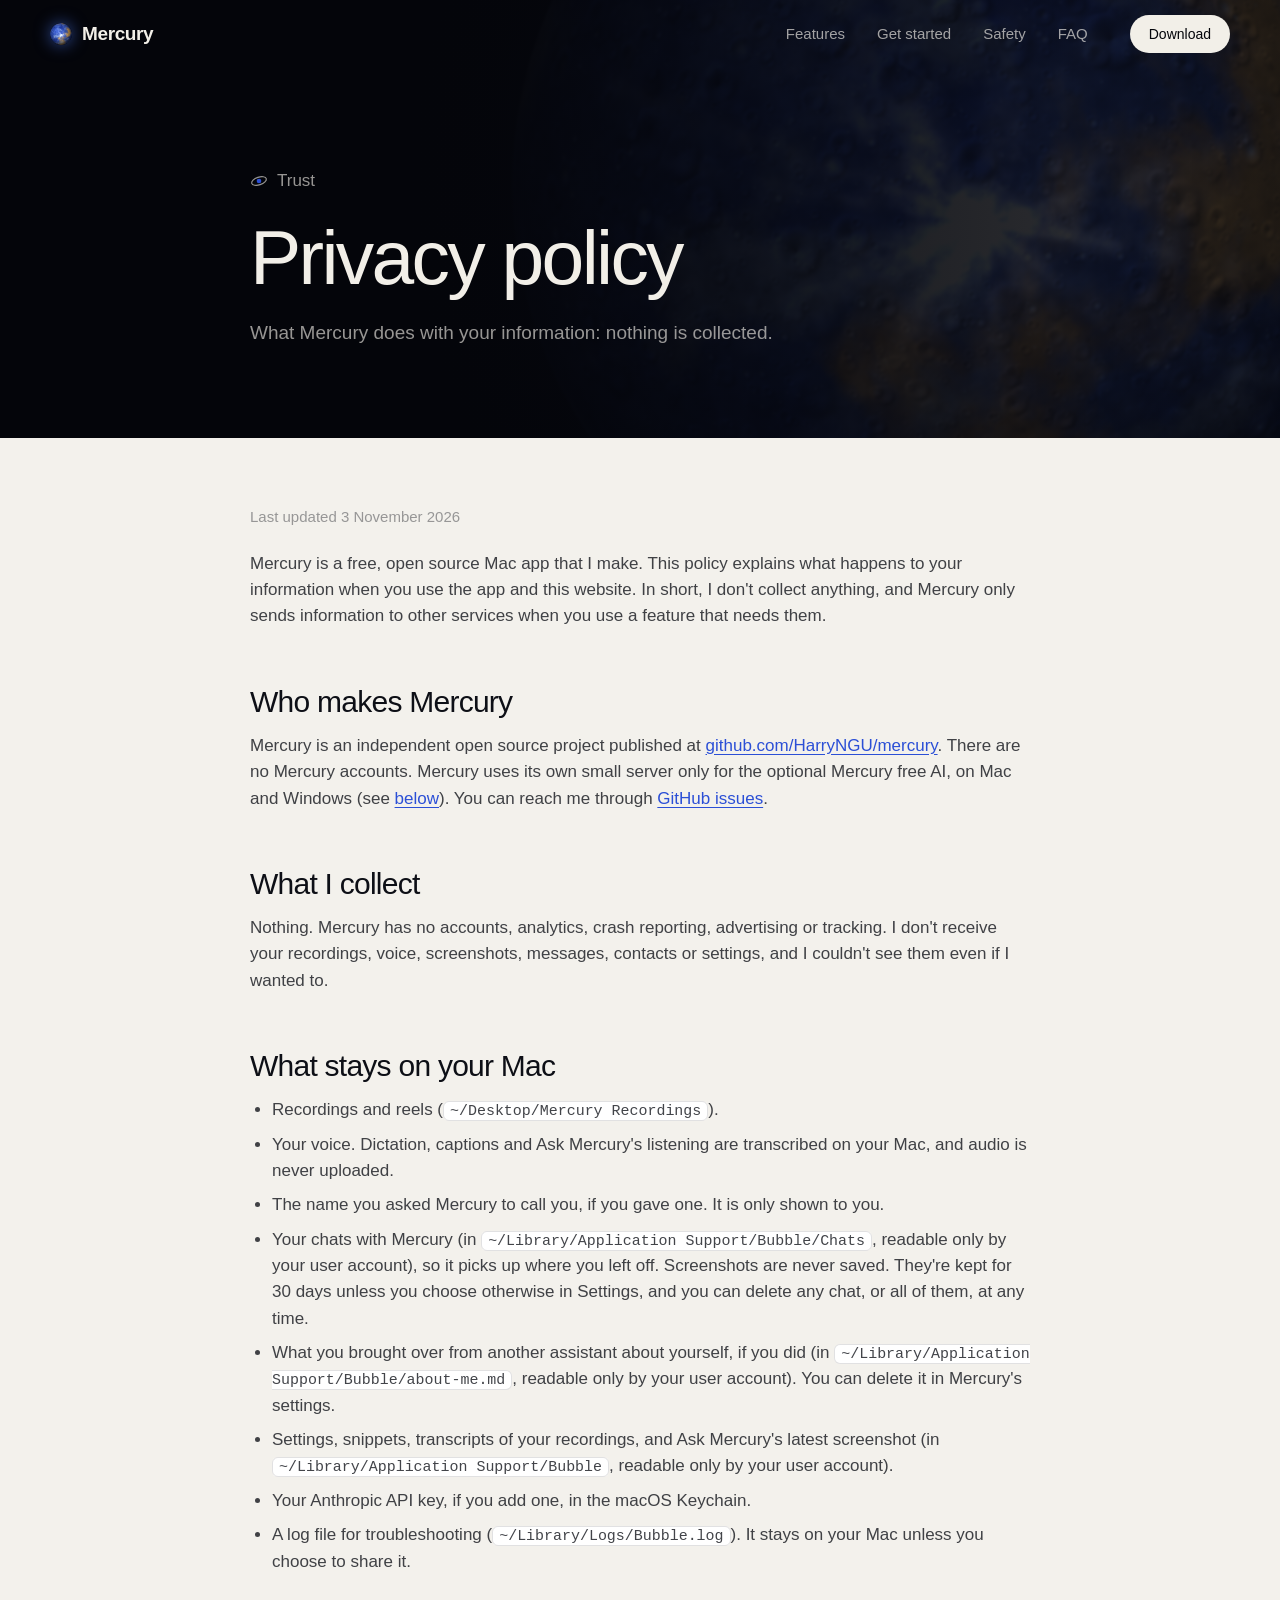
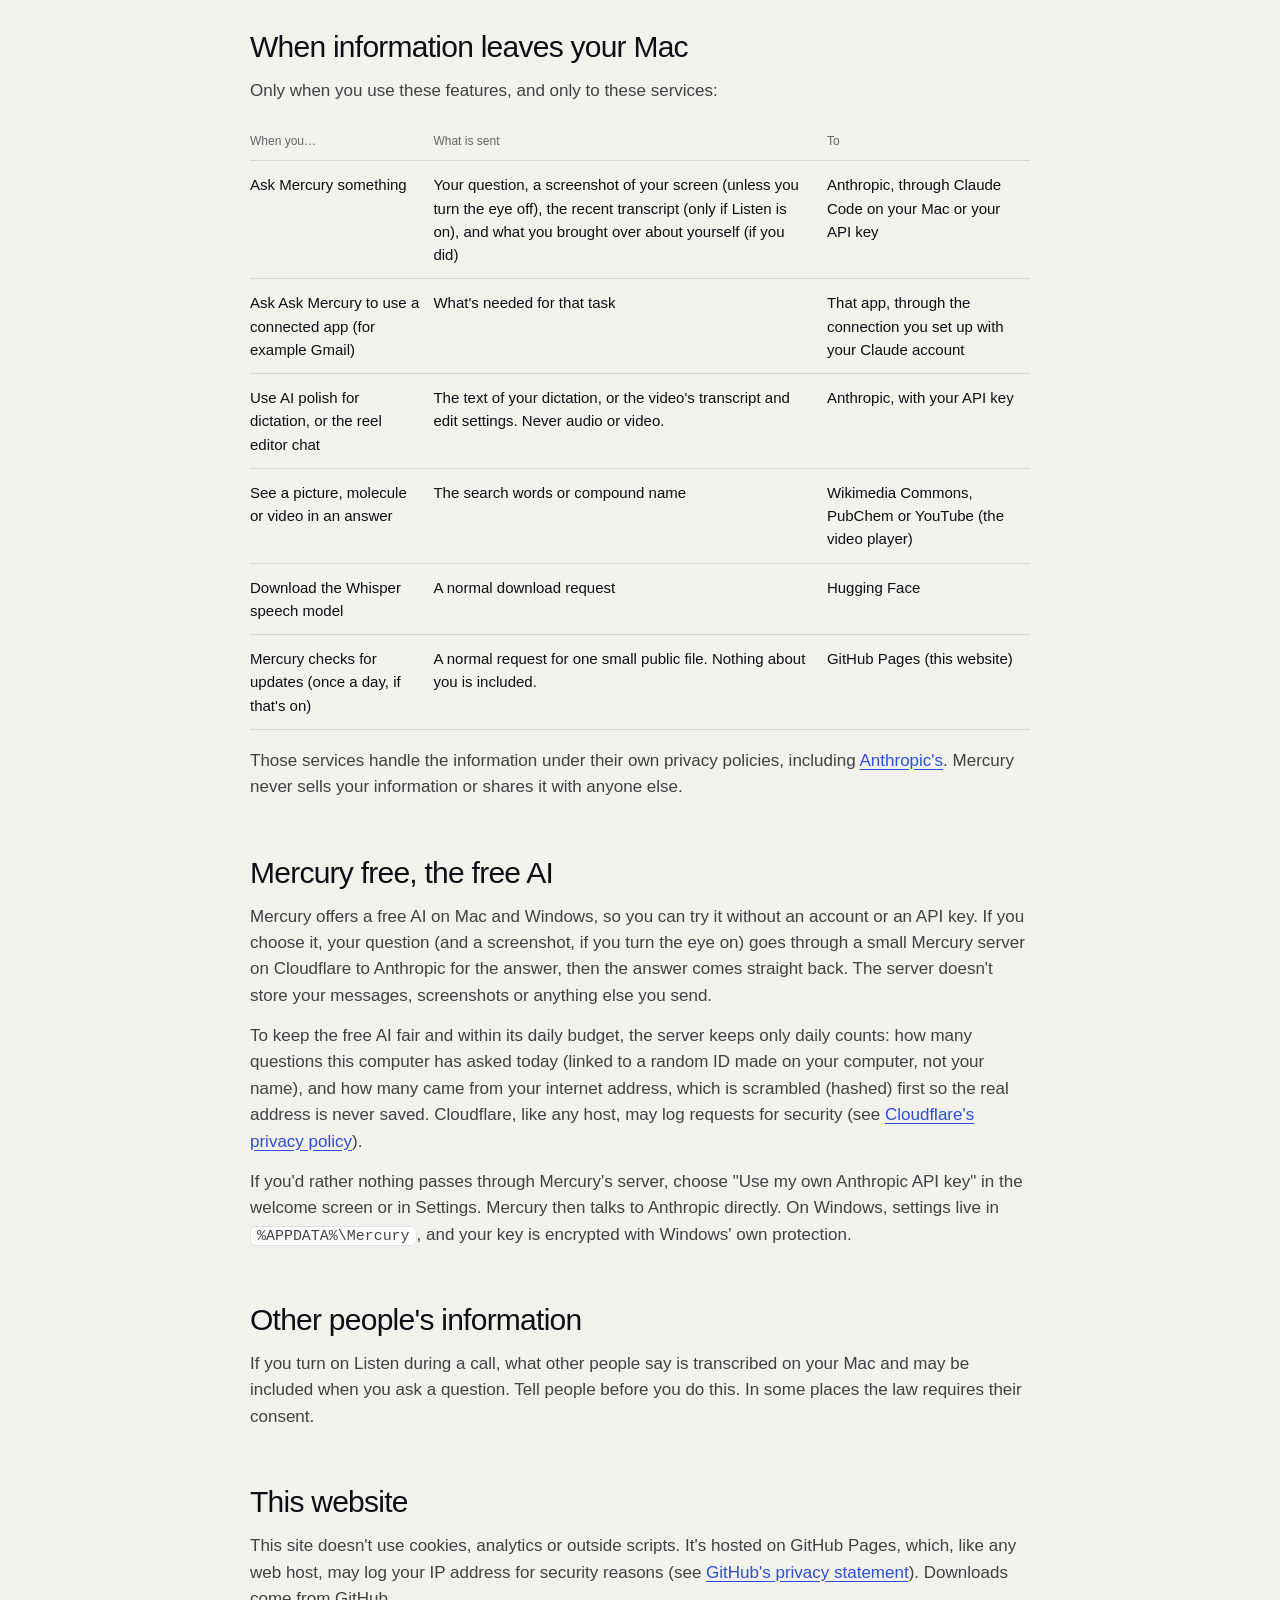
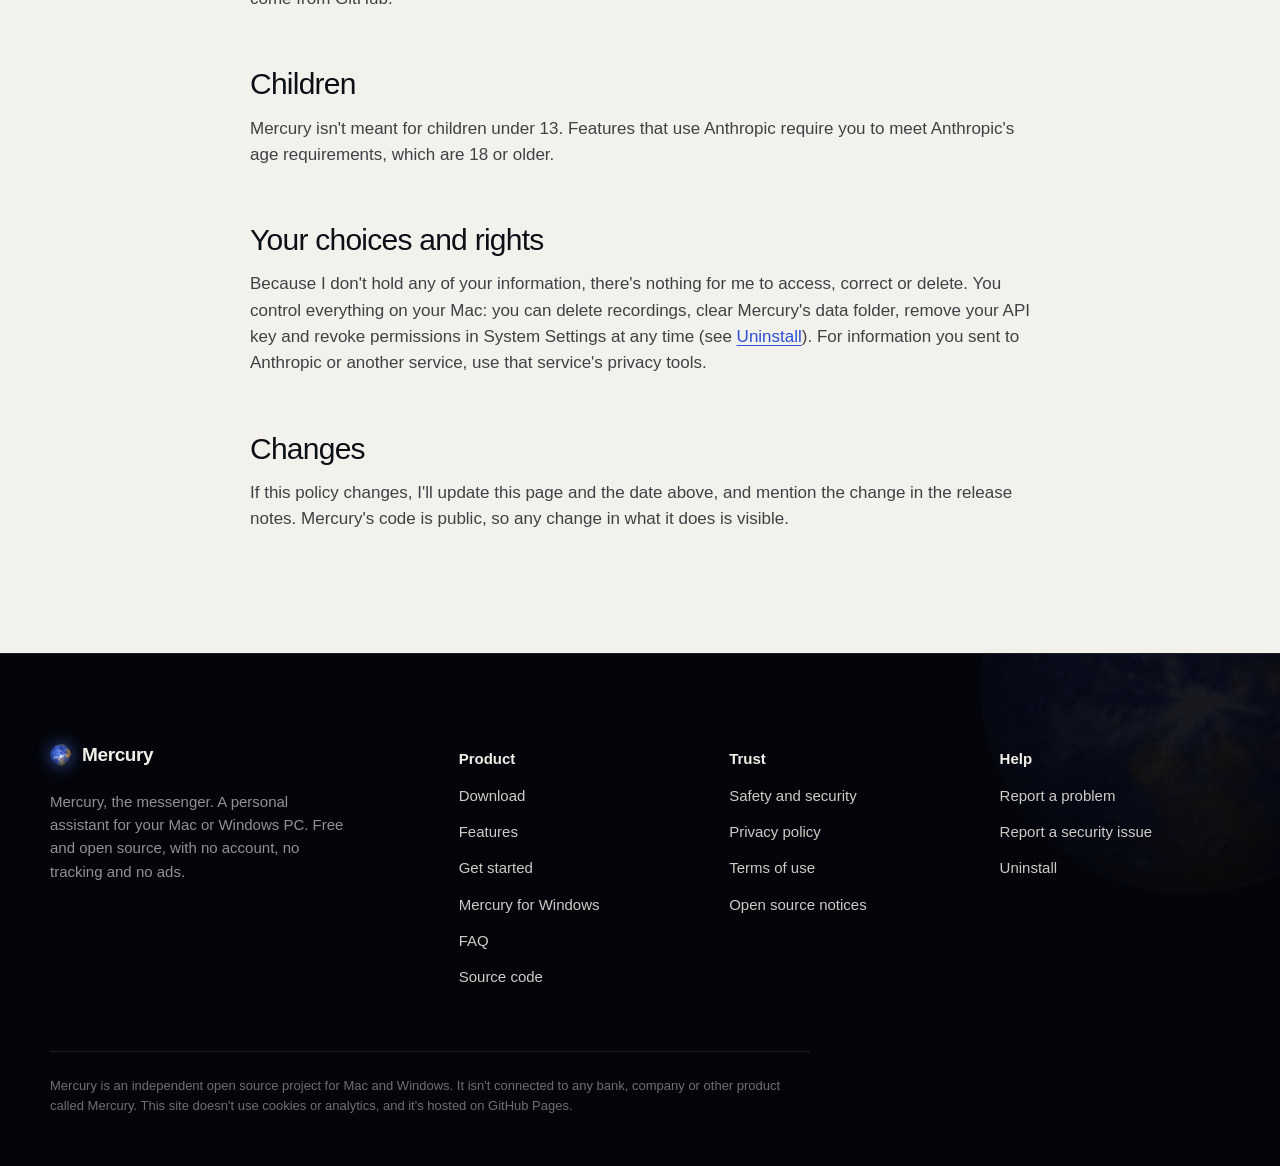
<file: docs/privacy.html>
<!doctype html>
<html lang="en" data-tone="light">
<head>
<meta charset="utf-8">
<meta name="viewport" content="width=device-width, initial-scale=1">
<title>Privacy policy · Mercury</title>
<meta name="description" content="What Mercury does with your information: nothing is collected.">
<meta name="referrer" content="no-referrer">
<meta name="theme-color" content="#04050a">
<link rel="canonical" href="https://harryngu.github.io/mercury/privacy.html">
<meta property="og:type" content="website">
<meta property="og:site_name" content="Mercury">
<meta property="og:title" content="Privacy policy · Mercury">
<meta property="og:description" content="What Mercury does with your information: nothing is collected.">
<meta property="og:url" content="https://harryngu.github.io/mercury/privacy.html">
<meta property="og:image" content="https://harryngu.github.io/mercury/assets/og.png?v=3">
<meta property="og:image:width" content="1200">
<meta property="og:image:height" content="630">
<meta property="og:image:alt" content="Mercury, a personal assistant for the Mac, shown as a blue and gold planet">
<meta name="twitter:card" content="summary_large_image">
<meta name="twitter:title" content="Privacy policy · Mercury">
<meta name="twitter:description" content="What Mercury does with your information: nothing is collected.">
<meta name="twitter:image" content="https://harryngu.github.io/mercury/assets/og.png?v=3">
<meta http-equiv="Content-Security-Policy" content="default-src 'self'; img-src 'self' data:; media-src 'self'; style-src 'self' 'unsafe-inline'; script-src 'self'; connect-src 'self'; base-uri 'self'; form-action 'none'">
<link rel="icon" href="assets/favicon.png?v=2">
<link rel="apple-touch-icon" href="assets/icon.png?v=2">
<link rel="stylesheet" href="assets/style.css?v=23">
</head>
<body class="inner">
<header class="nav-shell">
<nav class="bar" aria-label="Main">
<a class="brand" href="index.html"><img class="mark" src="assets/favicon.png?v=2" alt="" width="22" height="22">Mercury</a>
<div class="links"><a href="index.html#features">Features</a><a href="get-started.html">Get started</a><a href="security.html">Safety</a><a href="faq.html">FAQ</a></div>
<a href="index.html#download" class="btn primary small nav-cta">Download</a>
<button class="menu-btn" aria-label="Menu" aria-expanded="false"><span></span><span></span></button>
</nav>
<div class="drawer"><a href="index.html#features">Features</a><a href="get-started.html">Get started</a><a href="security.html">Safety</a><a href="faq.html">FAQ</a><a href="index.html#download" class="btn primary">Download</a></div>
</header>
<main>
<section class="page-head" data-tone="dark"><div class="glow"></div><div class="wrap narrow"><span class="kicker rise"><svg class="orb" viewBox="0 0 20 20" aria-hidden="true"><ellipse cx="10" cy="10" rx="8.5" ry="4.2" transform="rotate(-18 10 10)"/><circle cx="10" cy="10" r="2.6"/></svg>Trust</span><h1 class="rise" style="--d:.05s">Privacy policy</h1><p class="rise" style="--d:.1s">What Mercury does with your information: nothing is collected.</p></div></section><div class="wrap narrow doc"><p class="updated">Last updated 3 November 2026</p>
<p>Mercury is a free, open source Mac app that I make. This policy explains what happens to your information when you use the app and this website. In short, I don't collect anything, and Mercury only sends information to other services when you use a feature that needs them.</p>

<h2>Who makes Mercury</h2>
<p>Mercury is an independent open source project published at <a href="https://github.com/HarryNGU/mercury">github.com/HarryNGU/mercury</a>. There are no Mercury accounts. Mercury uses its own small server only for the optional Mercury free AI, on Mac and Windows (see <a href="#windows">below</a>). You can reach me through <a href="https://github.com/HarryNGU/mercury/issues">GitHub issues</a>.</p>

<h2>What I collect</h2>
<p>Nothing. Mercury has no accounts, analytics, crash reporting, advertising or tracking. I don't receive your recordings, voice, screenshots, messages, contacts or settings, and I couldn't see them even if I wanted to.</p>

<h2>What stays on your Mac</h2>
<ul>
<li>Recordings and reels (<code>~/Desktop/Mercury Recordings</code>).</li>
<li>Your voice. Dictation, captions and Ask Mercury's listening are transcribed on your Mac, and audio is never uploaded.</li>
<li>The name you asked Mercury to call you, if you gave one. It is only shown to you.</li>
<li>Your chats with Mercury (in <code>~/Library/Application Support/Bubble/Chats</code>, readable only by your user account), so it picks up where you left off. Screenshots are never saved. They're kept for 30 days unless you choose otherwise in Settings, and you can delete any chat, or all of them, at any time.</li>
<li>What you brought over from another assistant about yourself, if you did (in <code>~/Library/Application Support/Bubble/about-me.md</code>, readable only by your user account). You can delete it in Mercury's settings.</li>
<li>Settings, snippets, transcripts of your recordings, and Ask Mercury's latest screenshot (in <code>~/Library/Application Support/Bubble</code>, readable only by your user account).</li>
<li>Your Anthropic API key, if you add one, in the macOS Keychain.</li>
<li>A log file for troubleshooting (<code>~/Library/Logs/Bubble.log</code>). It stays on your Mac unless you choose to share it.</li>
</ul>

<h2>When information leaves your Mac</h2>
<p>Only when you use these features, and only to these services:</p>
<table>
<tr><th>When you…</th><th>What is sent</th><th>To</th></tr>
<tr><td>Ask Mercury something</td><td>Your question, a screenshot of your screen (unless you turn the eye off), the recent transcript (only if Listen is on), and what you brought over about yourself (if you did)</td><td>Anthropic, through Claude Code on your Mac or your API key</td></tr>
<tr><td>Ask Ask Mercury to use a connected app (for example Gmail)</td><td>What's needed for that task</td><td>That app, through the connection you set up with your Claude account</td></tr>
<tr><td>Use AI polish for dictation, or the reel editor chat</td><td>The text of your dictation, or the video's transcript and edit settings. Never audio or video.</td><td>Anthropic, with your API key</td></tr>
<tr><td>See a picture, molecule or video in an answer</td><td>The search words or compound name</td><td>Wikimedia Commons, PubChem or YouTube (the video player)</td></tr>
<tr><td>Download the Whisper speech model</td><td>A normal download request</td><td>Hugging Face</td></tr>
<tr><td>Mercury checks for updates (once a day, if that's on)</td><td>A normal request for one small public file. Nothing about you is included.</td><td>GitHub Pages (this website)</td></tr>
</table>
<p>Those services handle the information under their own privacy policies, including <a href="https://www.anthropic.com/legal/privacy">Anthropic's</a>. Mercury never sells your information or shares it with anyone else.</p>

<h2 id="windows">Mercury free, the free AI</h2>
<p>Mercury offers a free AI on Mac and Windows, so you can try it without an account or an API key. If you choose it, your question (and a screenshot, if you turn the eye on) goes through a small Mercury server on Cloudflare to Anthropic for the answer, then the answer comes straight back. The server doesn't store your messages, screenshots or anything else you send.</p>
<p>To keep the free AI fair and within its daily budget, the server keeps only daily counts: how many questions this computer has asked today (linked to a random ID made on your computer, not your name), and how many came from your internet address, which is scrambled (hashed) first so the real address is never saved. Cloudflare, like any host, may log requests for security (see <a href="https://www.cloudflare.com/privacypolicy/">Cloudflare's privacy policy</a>).</p>
<p>If you'd rather nothing passes through Mercury's server, choose "Use my own Anthropic API key" in the welcome screen or in Settings. Mercury then talks to Anthropic directly. On Windows, settings live in <code>%APPDATA%\Mercury</code>, and your key is encrypted with Windows' own protection.</p>

<h2>Other people's information</h2>
<p>If you turn on Listen during a call, what other people say is transcribed on your Mac and may be included when you ask a question. Tell people before you do this. In some places the law requires their consent.</p>

<h2>This website</h2>
<p>This site doesn't use cookies, analytics or outside scripts. It's hosted on GitHub Pages, which, like any web host, may log your IP address for security reasons (see <a href="https://docs.github.com/en/site-policy/privacy-policies/github-general-privacy-statement">GitHub's privacy statement</a>). Downloads come from GitHub.</p>

<h2>Children</h2>
<p>Mercury isn't meant for children under 13. Features that use Anthropic require you to meet Anthropic's age requirements, which are 18 or older.</p>

<h2>Your choices and rights</h2>
<p>Because I don't hold any of your information, there's nothing for me to access, correct or delete. You control everything on your Mac: you can delete recordings, clear Mercury's data folder, remove your API key and revoke permissions in System Settings at any time (see <a href="get-started.html#uninstall">Uninstall</a>). For information you sent to Anthropic or another service, use that service's privacy tools.</p>

<h2>Changes</h2>
<p>If this policy changes, I'll update this page and the date above, and mention the change in the release notes. Mercury's code is public, so any change in what it does is visible.</p>
</div>
</main>
<footer class="site" data-tone="dark"><div class="wrap">
<div class="foot-mark"><img src="assets/planet.png" alt="" width="1024" height="1024" loading="lazy"></div>
<div class="cols">
<div><a class="brand" href="index.html"><img class="mark" src="assets/favicon.png?v=2" alt="" width="22" height="22">Mercury</a><p class="about">Mercury, the messenger. A personal assistant for your Mac or Windows PC. Free and open source, with no account, no tracking and no ads.</p></div>
<div><h4>Product</h4><ul><li><a href="index.html#download">Download</a></li><li><a href="index.html#features">Features</a></li><li><a href="get-started.html">Get started</a></li><li><a href="windows.html">Mercury for Windows</a></li><li><a href="faq.html">FAQ</a></li><li><a href="https://github.com/HarryNGU/mercury">Source code</a></li></ul></div>
<div><h4>Trust</h4><ul><li><a href="security.html">Safety and security</a></li><li><a href="privacy.html">Privacy policy</a></li><li><a href="terms.html">Terms of use</a></li><li><a href="notices.html">Open source notices</a></li></ul></div>
<div><h4>Help</h4><ul><li><a href="https://github.com/HarryNGU/mercury/issues">Report a problem</a></li><li><a href="https://github.com/HarryNGU/mercury/security/advisories/new">Report a security issue</a></li><li><a href="get-started.html#uninstall">Uninstall</a></li></ul></div>
</div>
<p class="fine-print">Mercury is an independent open source project for Mac and Windows. It isn't connected to any bank, company or other product called Mercury. This site doesn't use cookies or analytics, and it's hosted on GitHub Pages.</p>
</div></footer>
<script src="assets/site.js?v=23"></script>
</body>
</html>
</file>
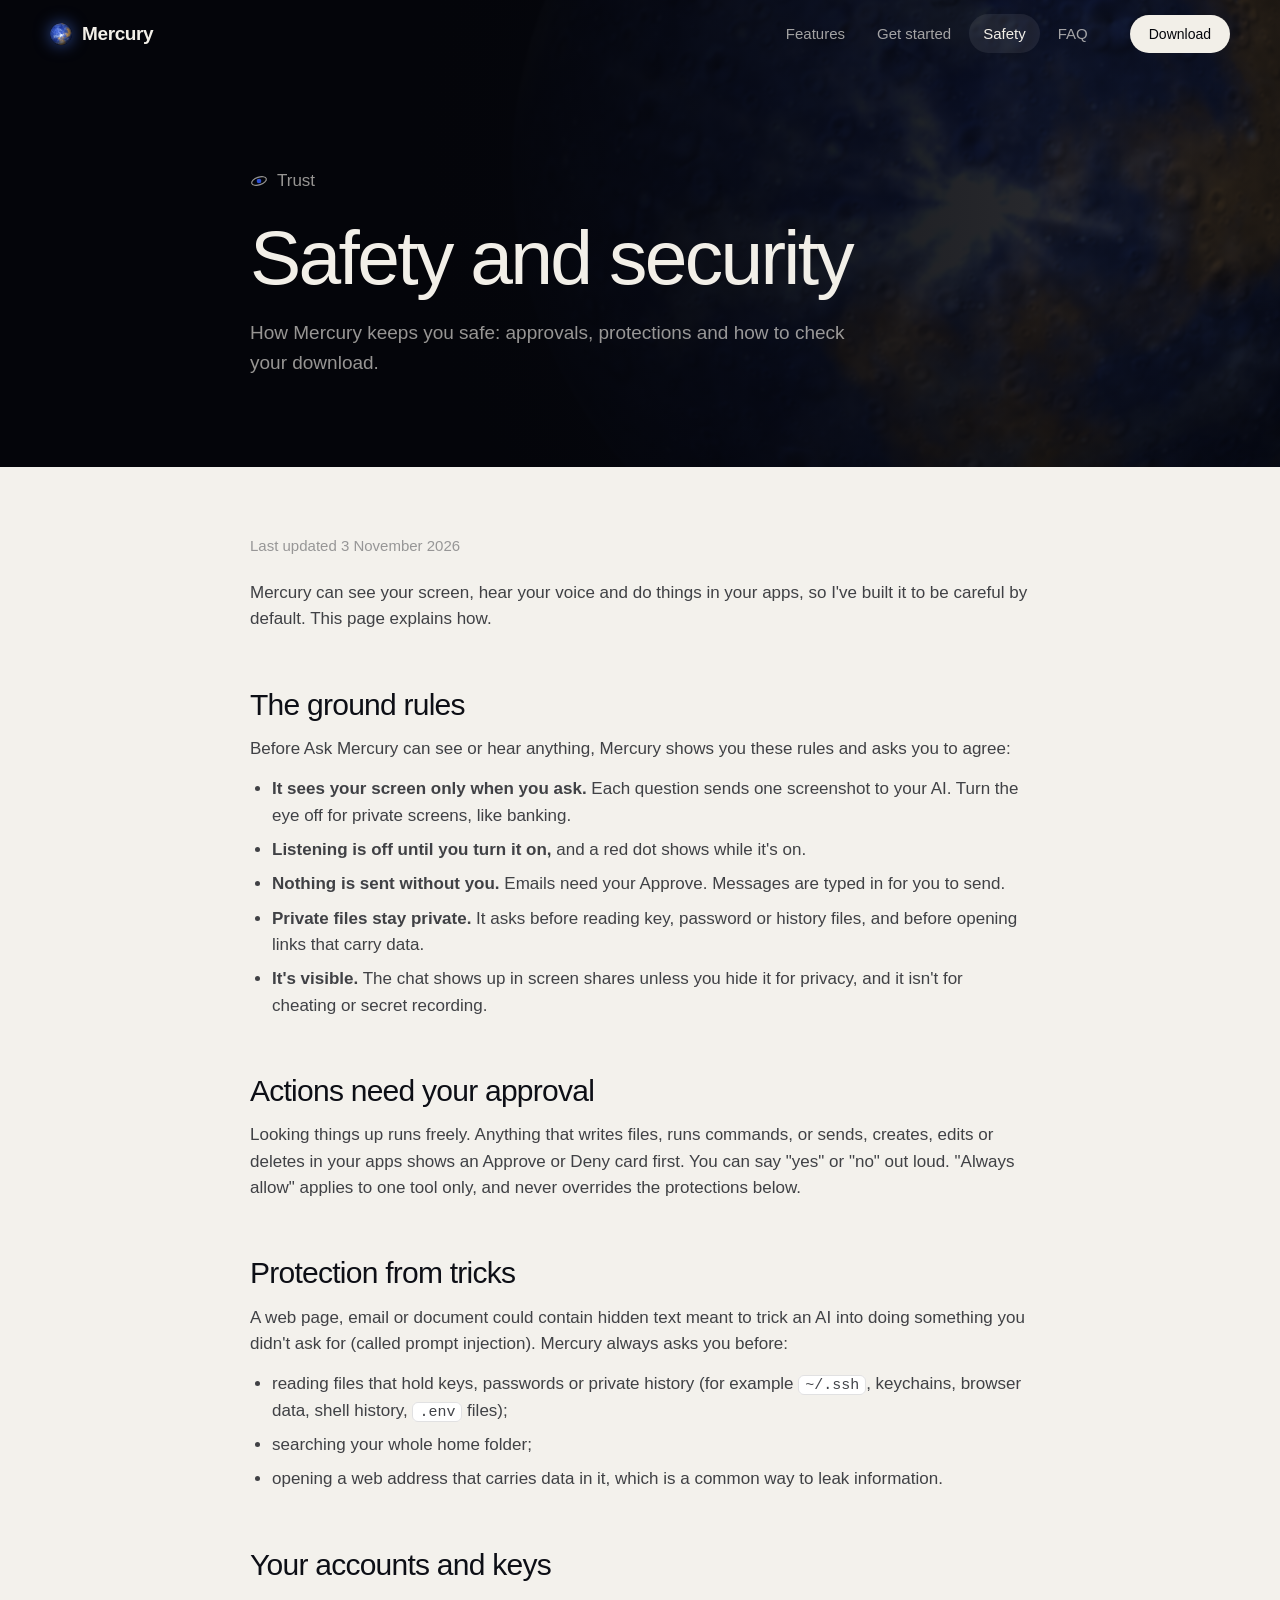
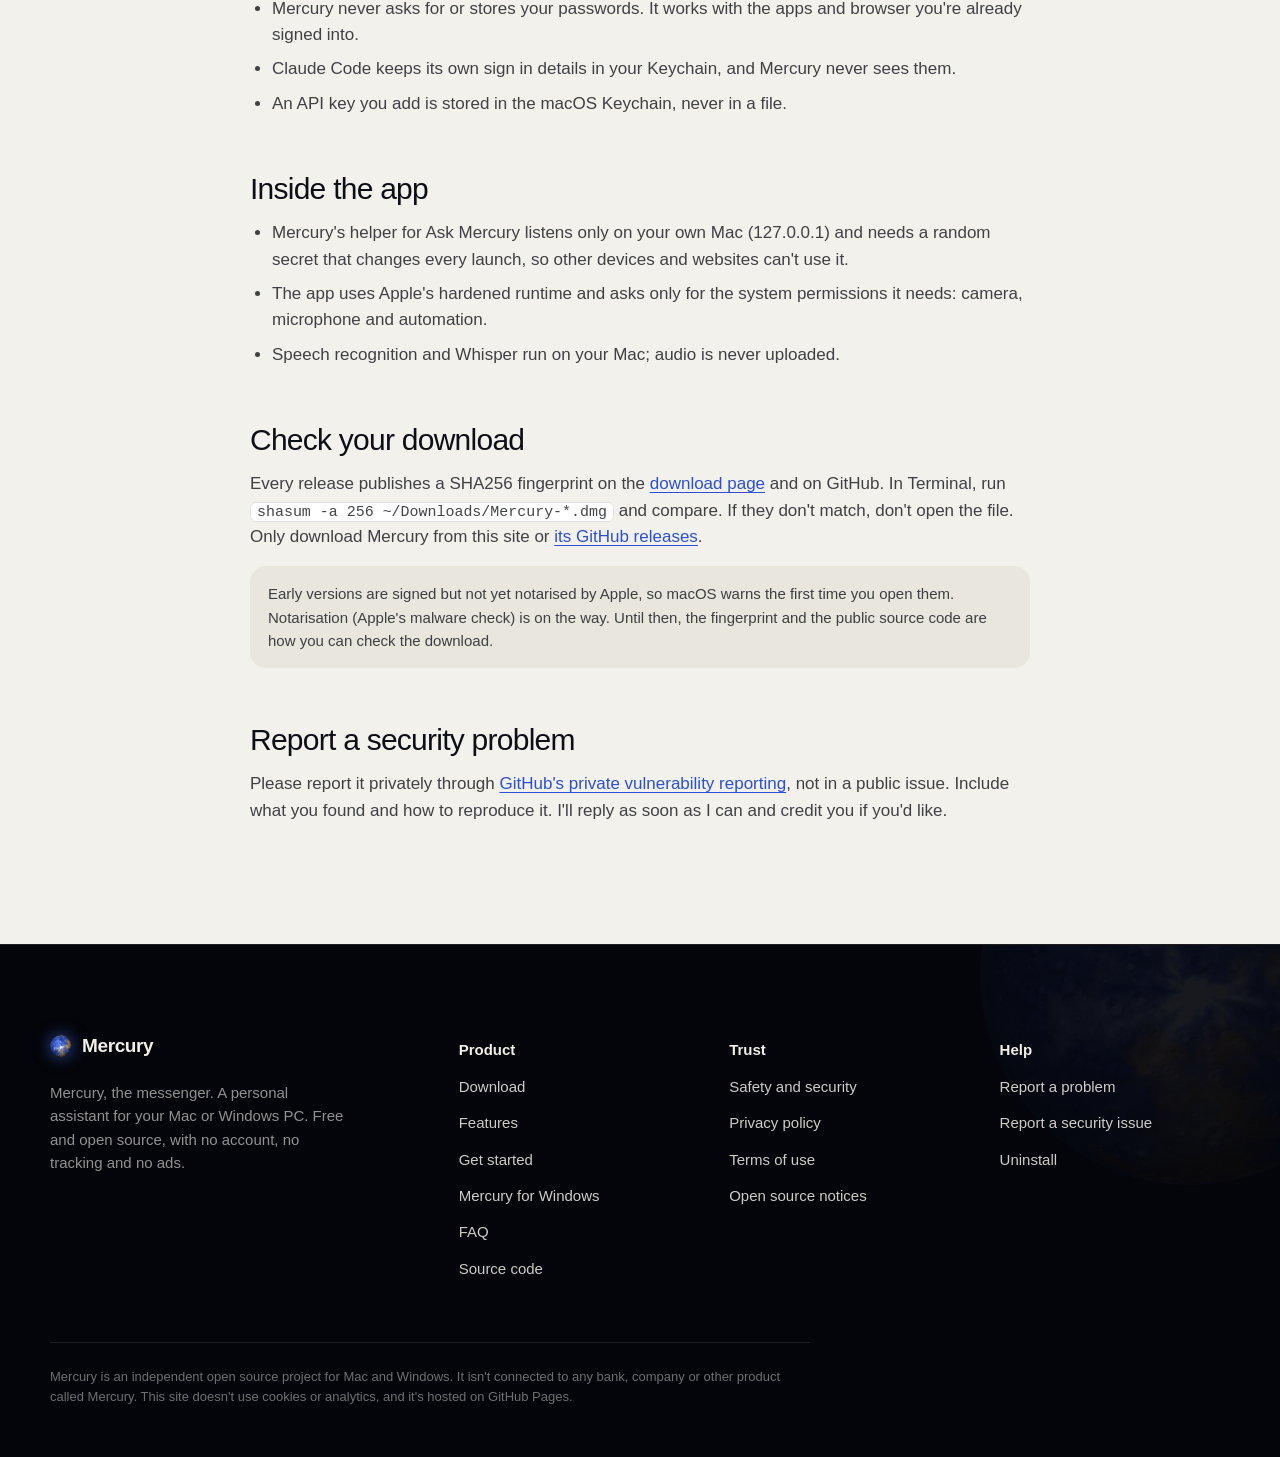
<file: docs/security.html>
<!doctype html>
<html lang="en" data-tone="light">
<head>
<meta charset="utf-8">
<meta name="viewport" content="width=device-width, initial-scale=1">
<title>Safety and security · Mercury</title>
<meta name="description" content="How Mercury keeps you safe: approvals, protections and how to check your download.">
<meta name="referrer" content="no-referrer">
<meta name="theme-color" content="#04050a">
<link rel="canonical" href="https://harryngu.github.io/mercury/security.html">
<meta property="og:type" content="website">
<meta property="og:site_name" content="Mercury">
<meta property="og:title" content="Safety and security · Mercury">
<meta property="og:description" content="How Mercury keeps you safe: approvals, protections and how to check your download.">
<meta property="og:url" content="https://harryngu.github.io/mercury/security.html">
<meta property="og:image" content="https://harryngu.github.io/mercury/assets/og.png?v=3">
<meta property="og:image:width" content="1200">
<meta property="og:image:height" content="630">
<meta property="og:image:alt" content="Mercury, a personal assistant for the Mac, shown as a blue and gold planet">
<meta name="twitter:card" content="summary_large_image">
<meta name="twitter:title" content="Safety and security · Mercury">
<meta name="twitter:description" content="How Mercury keeps you safe: approvals, protections and how to check your download.">
<meta name="twitter:image" content="https://harryngu.github.io/mercury/assets/og.png?v=3">
<meta http-equiv="Content-Security-Policy" content="default-src 'self'; img-src 'self' data:; media-src 'self'; style-src 'self' 'unsafe-inline'; script-src 'self'; connect-src 'self'; base-uri 'self'; form-action 'none'">
<link rel="icon" href="assets/favicon.png?v=2">
<link rel="apple-touch-icon" href="assets/icon.png?v=2">
<link rel="stylesheet" href="assets/style.css?v=23">
</head>
<body class="inner">
<header class="nav-shell">
<nav class="bar" aria-label="Main">
<a class="brand" href="index.html"><img class="mark" src="assets/favicon.png?v=2" alt="" width="22" height="22">Mercury</a>
<div class="links"><a href="index.html#features">Features</a><a href="get-started.html">Get started</a><a href="security.html" aria-current="page">Safety</a><a href="faq.html">FAQ</a></div>
<a href="index.html#download" class="btn primary small nav-cta">Download</a>
<button class="menu-btn" aria-label="Menu" aria-expanded="false"><span></span><span></span></button>
</nav>
<div class="drawer"><a href="index.html#features">Features</a><a href="get-started.html">Get started</a><a href="security.html" aria-current="page">Safety</a><a href="faq.html">FAQ</a><a href="index.html#download" class="btn primary">Download</a></div>
</header>
<main>
<section class="page-head" data-tone="dark"><div class="glow"></div><div class="wrap narrow"><span class="kicker rise"><svg class="orb" viewBox="0 0 20 20" aria-hidden="true"><ellipse cx="10" cy="10" rx="8.5" ry="4.2" transform="rotate(-18 10 10)"/><circle cx="10" cy="10" r="2.6"/></svg>Trust</span><h1 class="rise" style="--d:.05s">Safety and security</h1><p class="rise" style="--d:.1s">How Mercury keeps you safe: approvals, protections and how to check your download.</p></div></section><div class="wrap narrow doc"><p class="updated">Last updated 3 November 2026</p>
<p>Mercury can see your screen, hear your voice and do things in your apps, so I've built it to be careful by default. This page explains how.</p>

<h2 id="rules">The ground rules</h2>
<p>Before Ask Mercury can see or hear anything, Mercury shows you these rules and asks you to agree:</p>
<ul>
<li><strong>It sees your screen only when you ask.</strong> Each question sends one screenshot to your AI. Turn the eye off for private screens, like banking.</li>
<li><strong>Listening is off until you turn it on,</strong> and a red dot shows while it's on.</li>
<li><strong>Nothing is sent without you.</strong> Emails need your Approve. Messages are typed in for you to send.</li>
<li><strong>Private files stay private.</strong> It asks before reading key, password or history files, and before opening links that carry data.</li>
<li><strong>It's visible.</strong> The chat shows up in screen shares unless you hide it for privacy, and it isn't for cheating or secret recording.</li>
</ul>

<h2>Actions need your approval</h2>
<p>Looking things up runs freely. Anything that writes files, runs commands, or sends, creates, edits or deletes in your apps shows an Approve or Deny card first. You can say "yes" or "no" out loud. "Always allow" applies to one tool only, and never overrides the protections below.</p>

<h2>Protection from tricks</h2>
<p>A web page, email or document could contain hidden text meant to trick an AI into doing something you didn't ask for (called prompt injection). Mercury always asks you before:</p>
<ul>
<li>reading files that hold keys, passwords or private history (for example <code>~/.ssh</code>, keychains, browser data, shell history, <code>.env</code> files);</li>
<li>searching your whole home folder;</li>
<li>opening a web address that carries data in it, which is a common way to leak information.</li>
</ul>

<h2>Your accounts and keys</h2>
<ul>
<li>Mercury never asks for or stores your passwords. It works with the apps and browser you're already signed into.</li>
<li>Claude Code keeps its own sign in details in your Keychain, and Mercury never sees them.</li>
<li>An API key you add is stored in the macOS Keychain, never in a file.</li>
</ul>

<h2>Inside the app</h2>
<ul>
<li>Mercury's helper for Ask Mercury listens only on your own Mac (127.0.0.1) and needs a random secret that changes every launch, so other devices and websites can't use it.</li>
<li>The app uses Apple's hardened runtime and asks only for the system permissions it needs: camera, microphone and automation.</li>
<li>Speech recognition and Whisper run on your Mac; audio is never uploaded.</li>
</ul>

<h2 id="verify">Check your download</h2>
<p>Every release publishes a SHA256 fingerprint on the <a href="index.html#download">download page</a> and on GitHub. In Terminal, run <code>shasum -a 256 ~/Downloads/Mercury-*.dmg</code> and compare. If they don't match, don't open the file. Only download Mercury from this site or <a href="https://github.com/HarryNGU/mercury/releases">its GitHub releases</a>.</p>
<p class="note" data-notarized="false">Early versions are signed but not yet notarised by Apple, so macOS warns the first time you open them. Notarisation (Apple's malware check) is on the way. Until then, the fingerprint and the public source code are how you can check the download.</p>

<h2 id="report">Report a security problem</h2>
<p>Please report it privately through <a href="https://github.com/HarryNGU/mercury/security/advisories/new">GitHub's private vulnerability reporting</a>, not in a public issue. Include what you found and how to reproduce it. I'll reply as soon as I can and credit you if you'd like.</p>
</div>
</main>
<footer class="site" data-tone="dark"><div class="wrap">
<div class="foot-mark"><img src="assets/planet.png" alt="" width="1024" height="1024" loading="lazy"></div>
<div class="cols">
<div><a class="brand" href="index.html"><img class="mark" src="assets/favicon.png?v=2" alt="" width="22" height="22">Mercury</a><p class="about">Mercury, the messenger. A personal assistant for your Mac or Windows PC. Free and open source, with no account, no tracking and no ads.</p></div>
<div><h4>Product</h4><ul><li><a href="index.html#download">Download</a></li><li><a href="index.html#features">Features</a></li><li><a href="get-started.html">Get started</a></li><li><a href="windows.html">Mercury for Windows</a></li><li><a href="faq.html">FAQ</a></li><li><a href="https://github.com/HarryNGU/mercury">Source code</a></li></ul></div>
<div><h4>Trust</h4><ul><li><a href="security.html">Safety and security</a></li><li><a href="privacy.html">Privacy policy</a></li><li><a href="terms.html">Terms of use</a></li><li><a href="notices.html">Open source notices</a></li></ul></div>
<div><h4>Help</h4><ul><li><a href="https://github.com/HarryNGU/mercury/issues">Report a problem</a></li><li><a href="https://github.com/HarryNGU/mercury/security/advisories/new">Report a security issue</a></li><li><a href="get-started.html#uninstall">Uninstall</a></li></ul></div>
</div>
<p class="fine-print">Mercury is an independent open source project for Mac and Windows. It isn't connected to any bank, company or other product called Mercury. This site doesn't use cookies or analytics, and it's hosted on GitHub Pages.</p>
</div></footer>
<script src="assets/site.js?v=23"></script>
</body>
</html>
</file>
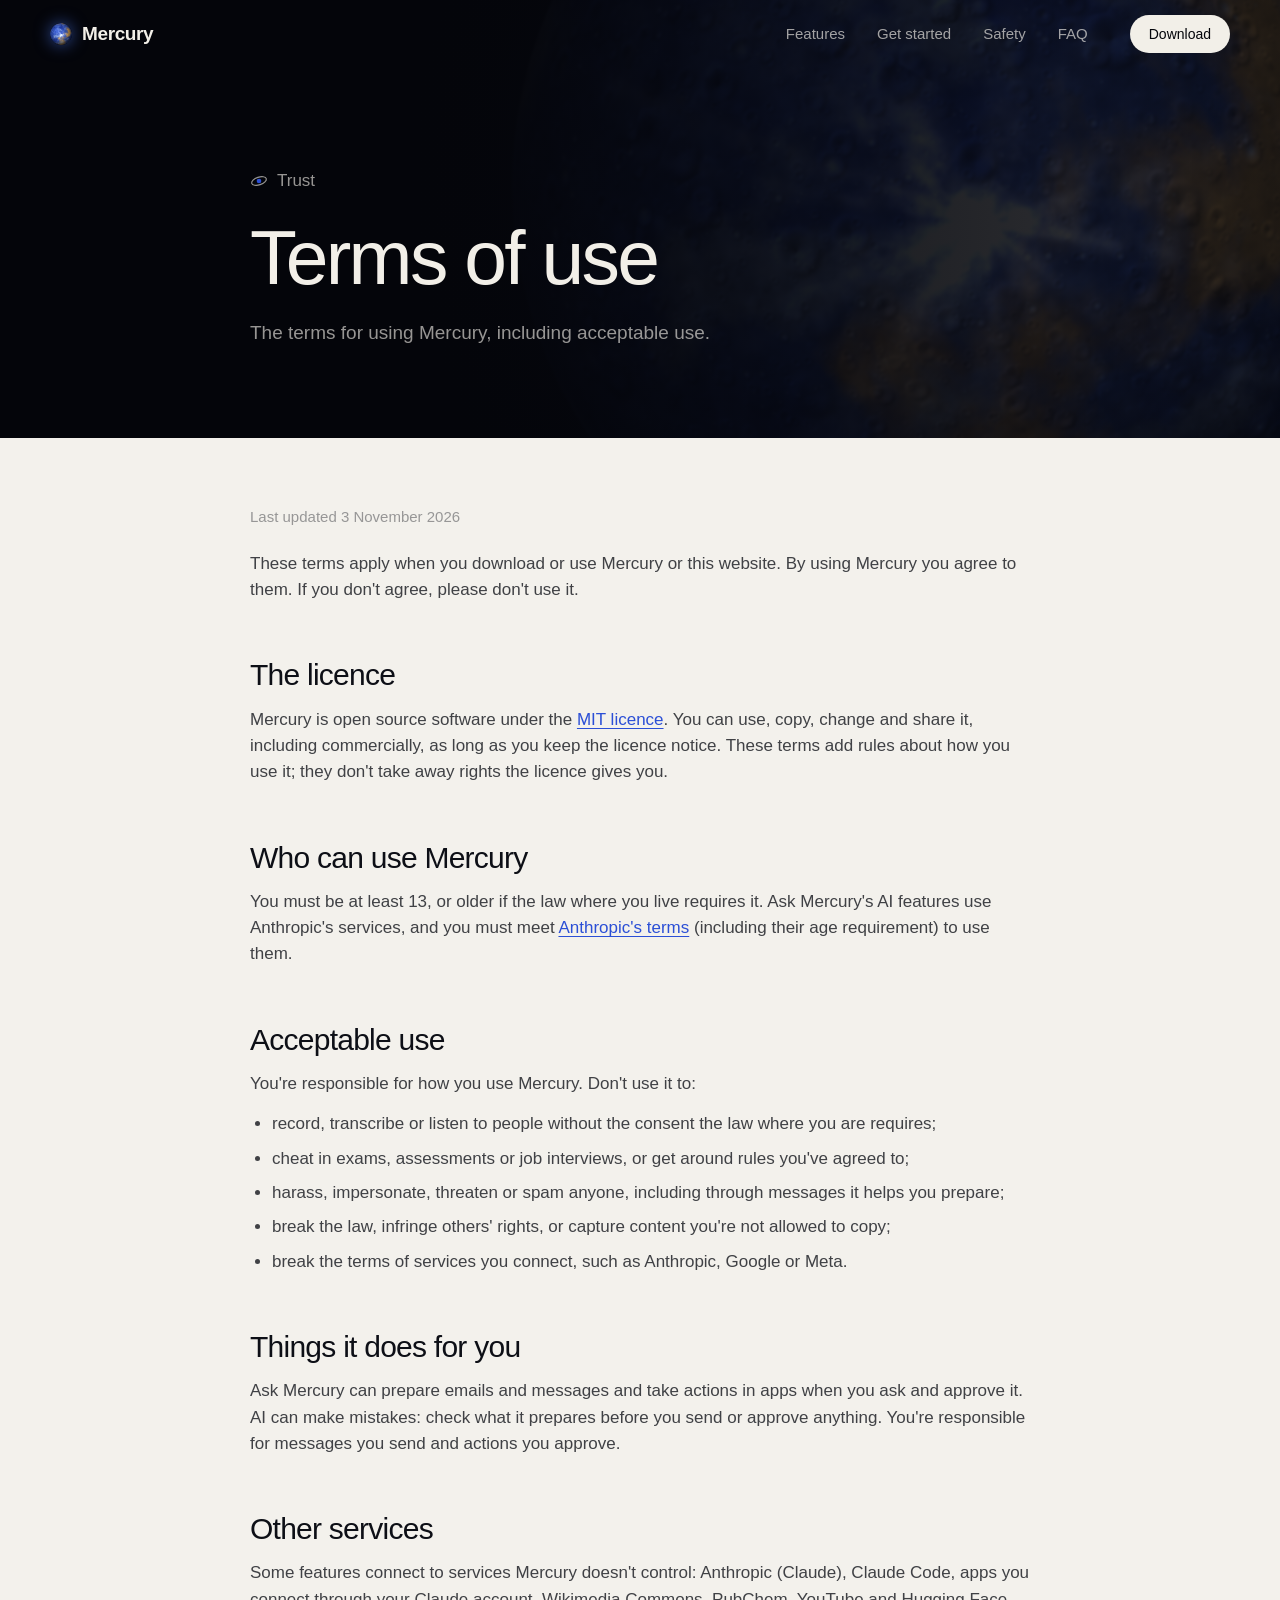
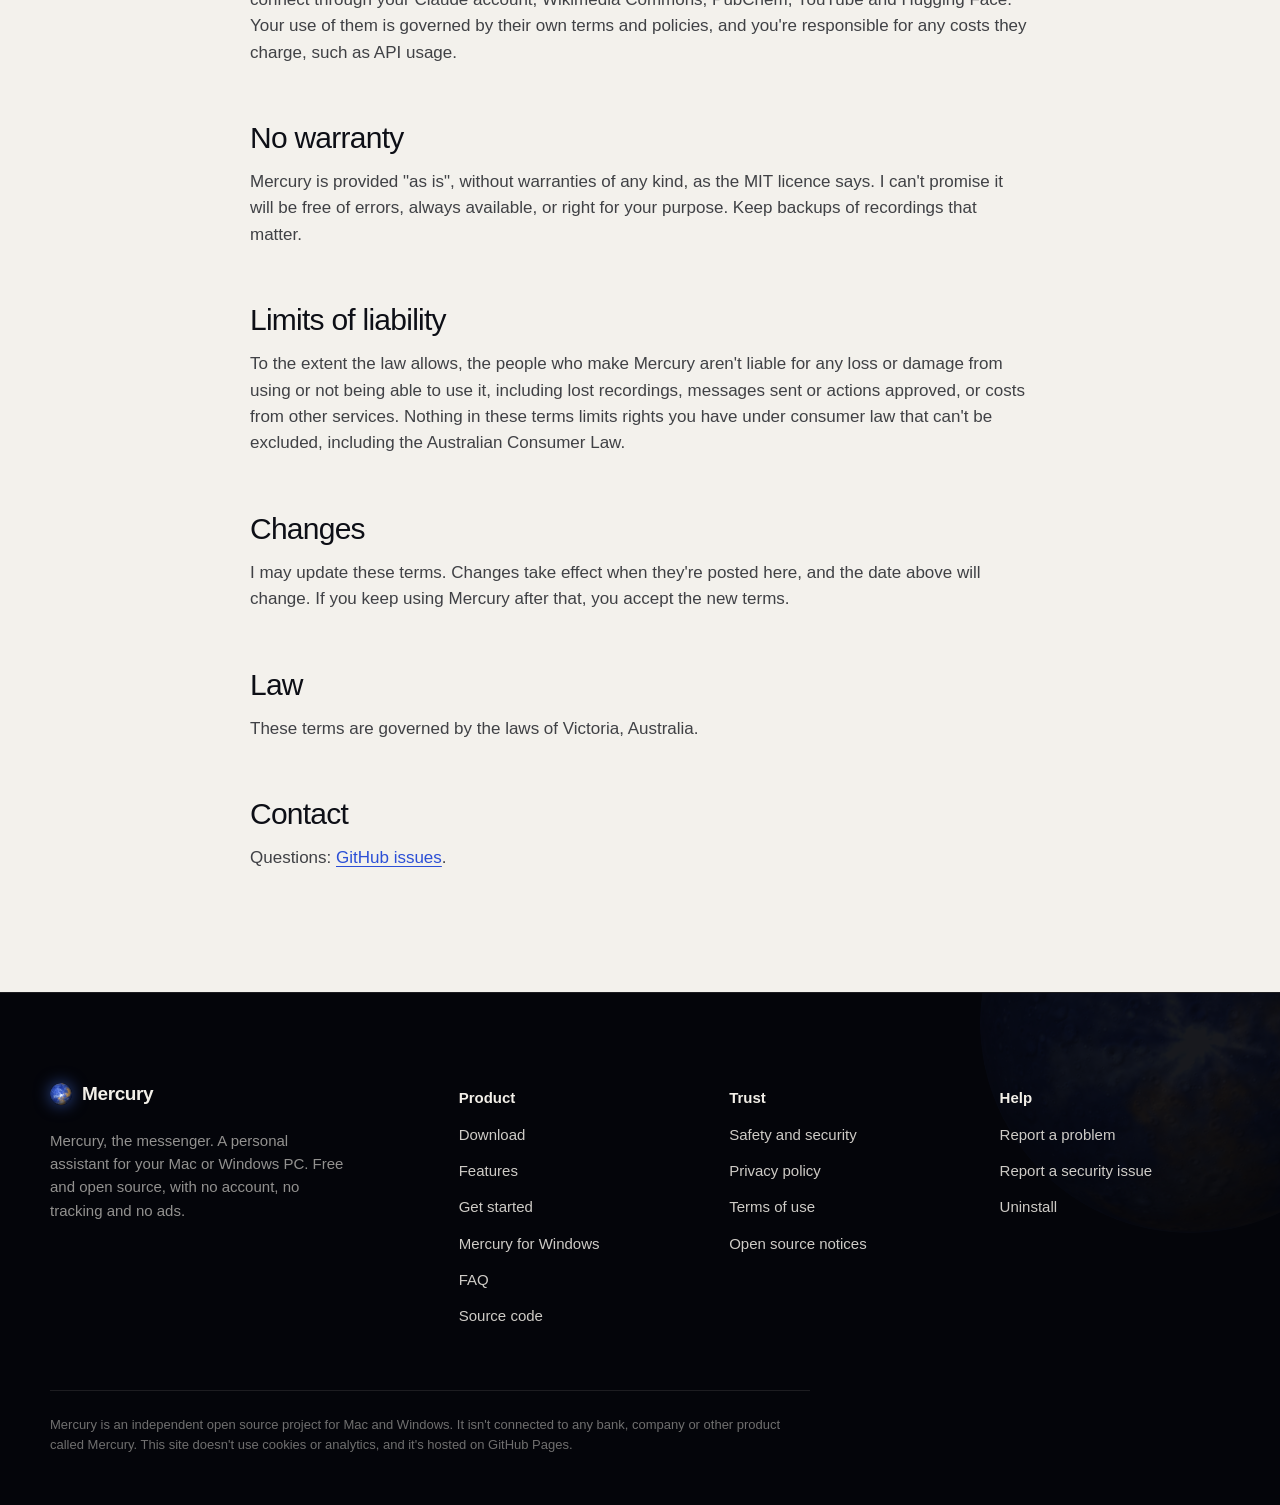
<file: docs/terms.html>
<!doctype html>
<html lang="en" data-tone="light">
<head>
<meta charset="utf-8">
<meta name="viewport" content="width=device-width, initial-scale=1">
<title>Terms of use · Mercury</title>
<meta name="description" content="The terms for using Mercury, including acceptable use.">
<meta name="referrer" content="no-referrer">
<meta name="theme-color" content="#04050a">
<link rel="canonical" href="https://harryngu.github.io/mercury/terms.html">
<meta property="og:type" content="website">
<meta property="og:site_name" content="Mercury">
<meta property="og:title" content="Terms of use · Mercury">
<meta property="og:description" content="The terms for using Mercury, including acceptable use.">
<meta property="og:url" content="https://harryngu.github.io/mercury/terms.html">
<meta property="og:image" content="https://harryngu.github.io/mercury/assets/og.png?v=3">
<meta property="og:image:width" content="1200">
<meta property="og:image:height" content="630">
<meta property="og:image:alt" content="Mercury, a personal assistant for the Mac, shown as a blue and gold planet">
<meta name="twitter:card" content="summary_large_image">
<meta name="twitter:title" content="Terms of use · Mercury">
<meta name="twitter:description" content="The terms for using Mercury, including acceptable use.">
<meta name="twitter:image" content="https://harryngu.github.io/mercury/assets/og.png?v=3">
<meta http-equiv="Content-Security-Policy" content="default-src 'self'; img-src 'self' data:; media-src 'self'; style-src 'self' 'unsafe-inline'; script-src 'self'; connect-src 'self'; base-uri 'self'; form-action 'none'">
<link rel="icon" href="assets/favicon.png?v=2">
<link rel="apple-touch-icon" href="assets/icon.png?v=2">
<link rel="stylesheet" href="assets/style.css?v=23">
</head>
<body class="inner">
<header class="nav-shell">
<nav class="bar" aria-label="Main">
<a class="brand" href="index.html"><img class="mark" src="assets/favicon.png?v=2" alt="" width="22" height="22">Mercury</a>
<div class="links"><a href="index.html#features">Features</a><a href="get-started.html">Get started</a><a href="security.html">Safety</a><a href="faq.html">FAQ</a></div>
<a href="index.html#download" class="btn primary small nav-cta">Download</a>
<button class="menu-btn" aria-label="Menu" aria-expanded="false"><span></span><span></span></button>
</nav>
<div class="drawer"><a href="index.html#features">Features</a><a href="get-started.html">Get started</a><a href="security.html">Safety</a><a href="faq.html">FAQ</a><a href="index.html#download" class="btn primary">Download</a></div>
</header>
<main>
<section class="page-head" data-tone="dark"><div class="glow"></div><div class="wrap narrow"><span class="kicker rise"><svg class="orb" viewBox="0 0 20 20" aria-hidden="true"><ellipse cx="10" cy="10" rx="8.5" ry="4.2" transform="rotate(-18 10 10)"/><circle cx="10" cy="10" r="2.6"/></svg>Trust</span><h1 class="rise" style="--d:.05s">Terms of use</h1><p class="rise" style="--d:.1s">The terms for using Mercury, including acceptable use.</p></div></section><div class="wrap narrow doc"><p class="updated">Last updated 3 November 2026</p>
<p>These terms apply when you download or use Mercury or this website. By using Mercury you agree to them. If you don't agree, please don't use it.</p>

<h2>The licence</h2>
<p>Mercury is open source software under the <a href="https://github.com/HarryNGU/mercury/blob/main/LICENSE">MIT licence</a>. You can use, copy, change and share it, including commercially, as long as you keep the licence notice. These terms add rules about how you use it; they don't take away rights the licence gives you.</p>

<h2>Who can use Mercury</h2>
<p>You must be at least 13, or older if the law where you live requires it. Ask Mercury's AI features use Anthropic's services, and you must meet <a href="https://www.anthropic.com/legal">Anthropic's terms</a> (including their age requirement) to use them.</p>

<h2 id="acceptable-use">Acceptable use</h2>
<p>You're responsible for how you use Mercury. Don't use it to:</p>
<ul>
<li>record, transcribe or listen to people without the consent the law where you are requires;</li>
<li>cheat in exams, assessments or job interviews, or get around rules you've agreed to;</li>
<li>harass, impersonate, threaten or spam anyone, including through messages it helps you prepare;</li>
<li>break the law, infringe others' rights, or capture content you're not allowed to copy;</li>
<li>break the terms of services you connect, such as Anthropic, Google or Meta.</li>
</ul>

<h2>Things it does for you</h2>
<p>Ask Mercury can prepare emails and messages and take actions in apps when you ask and approve it. AI can make mistakes: check what it prepares before you send or approve anything. You're responsible for messages you send and actions you approve.</p>

<h2>Other services</h2>
<p>Some features connect to services Mercury doesn't control: Anthropic (Claude), Claude Code, apps you connect through your Claude account, Wikimedia Commons, PubChem, YouTube and Hugging Face. Your use of them is governed by their own terms and policies, and you're responsible for any costs they charge, such as API usage.</p>

<h2>No warranty</h2>
<p>Mercury is provided "as is", without warranties of any kind, as the MIT licence says. I can't promise it will be free of errors, always available, or right for your purpose. Keep backups of recordings that matter.</p>

<h2>Limits of liability</h2>
<p>To the extent the law allows, the people who make Mercury aren't liable for any loss or damage from using or not being able to use it, including lost recordings, messages sent or actions approved, or costs from other services. Nothing in these terms limits rights you have under consumer law that can't be excluded, including the Australian Consumer Law.</p>

<h2>Changes</h2>
<p>I may update these terms. Changes take effect when they're posted here, and the date above will change. If you keep using Mercury after that, you accept the new terms.</p>

<h2>Law</h2>
<p>These terms are governed by the laws of Victoria, Australia.</p>

<h2>Contact</h2>
<p>Questions: <a href="https://github.com/HarryNGU/mercury/issues">GitHub issues</a>.</p>
</div>
</main>
<footer class="site" data-tone="dark"><div class="wrap">
<div class="foot-mark"><img src="assets/planet.png" alt="" width="1024" height="1024" loading="lazy"></div>
<div class="cols">
<div><a class="brand" href="index.html"><img class="mark" src="assets/favicon.png?v=2" alt="" width="22" height="22">Mercury</a><p class="about">Mercury, the messenger. A personal assistant for your Mac or Windows PC. Free and open source, with no account, no tracking and no ads.</p></div>
<div><h4>Product</h4><ul><li><a href="index.html#download">Download</a></li><li><a href="index.html#features">Features</a></li><li><a href="get-started.html">Get started</a></li><li><a href="windows.html">Mercury for Windows</a></li><li><a href="faq.html">FAQ</a></li><li><a href="https://github.com/HarryNGU/mercury">Source code</a></li></ul></div>
<div><h4>Trust</h4><ul><li><a href="security.html">Safety and security</a></li><li><a href="privacy.html">Privacy policy</a></li><li><a href="terms.html">Terms of use</a></li><li><a href="notices.html">Open source notices</a></li></ul></div>
<div><h4>Help</h4><ul><li><a href="https://github.com/HarryNGU/mercury/issues">Report a problem</a></li><li><a href="https://github.com/HarryNGU/mercury/security/advisories/new">Report a security issue</a></li><li><a href="get-started.html#uninstall">Uninstall</a></li></ul></div>
</div>
<p class="fine-print">Mercury is an independent open source project for Mac and Windows. It isn't connected to any bank, company or other product called Mercury. This site doesn't use cookies or analytics, and it's hosted on GitHub Pages.</p>
</div></footer>
<script src="assets/site.js?v=23"></script>
</body>
</html>
</file>
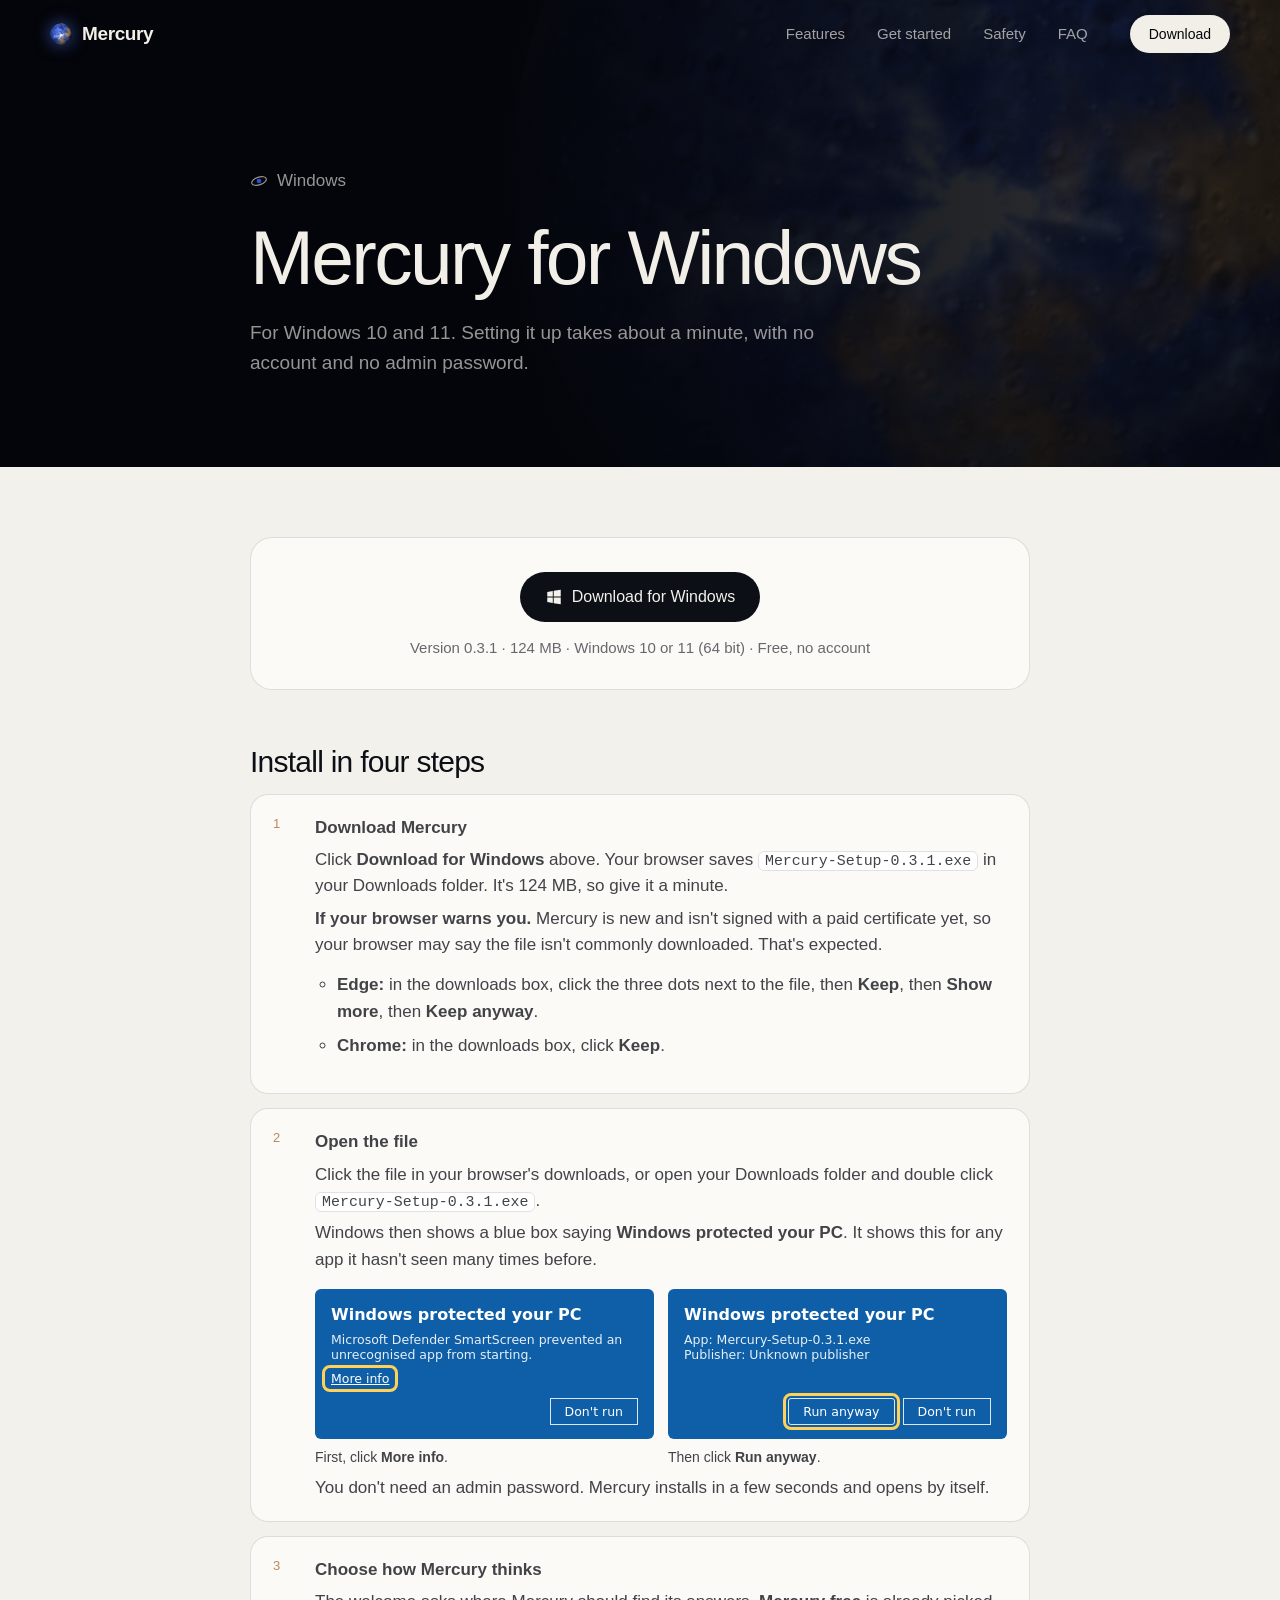
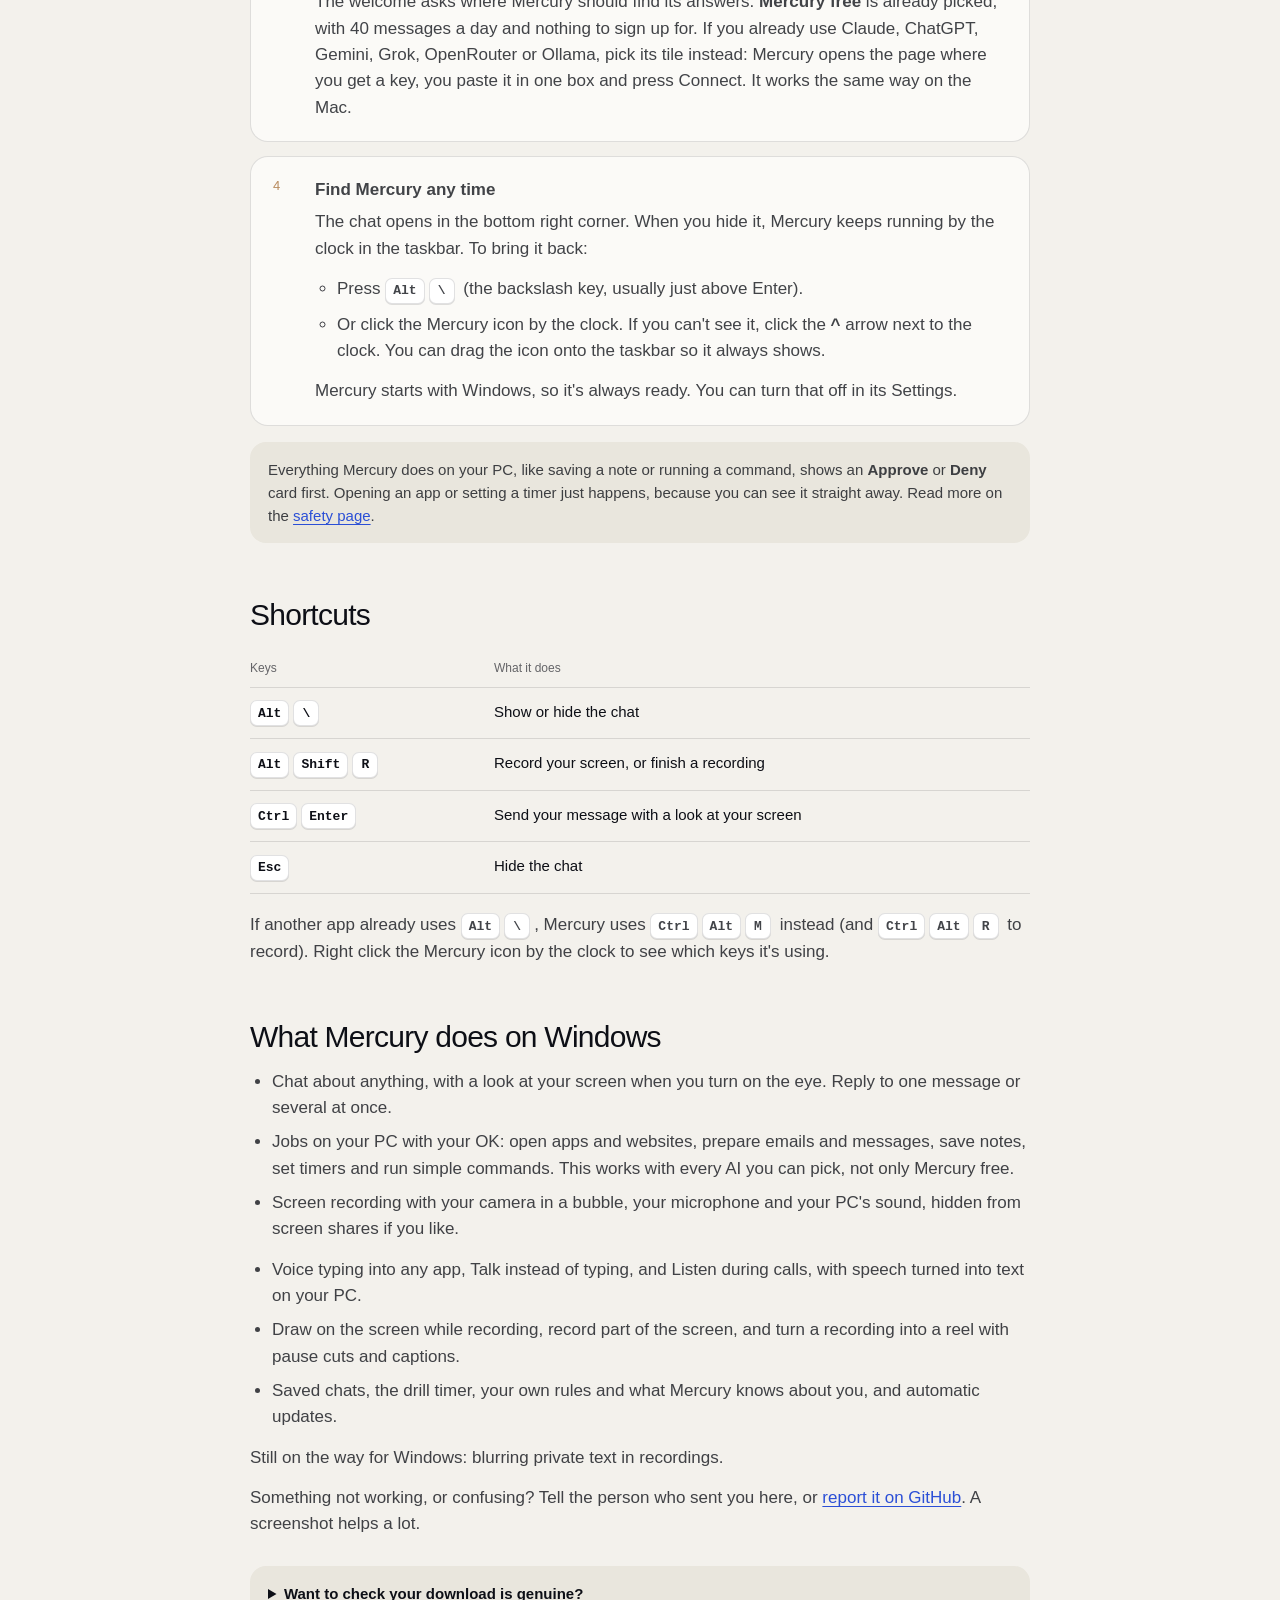
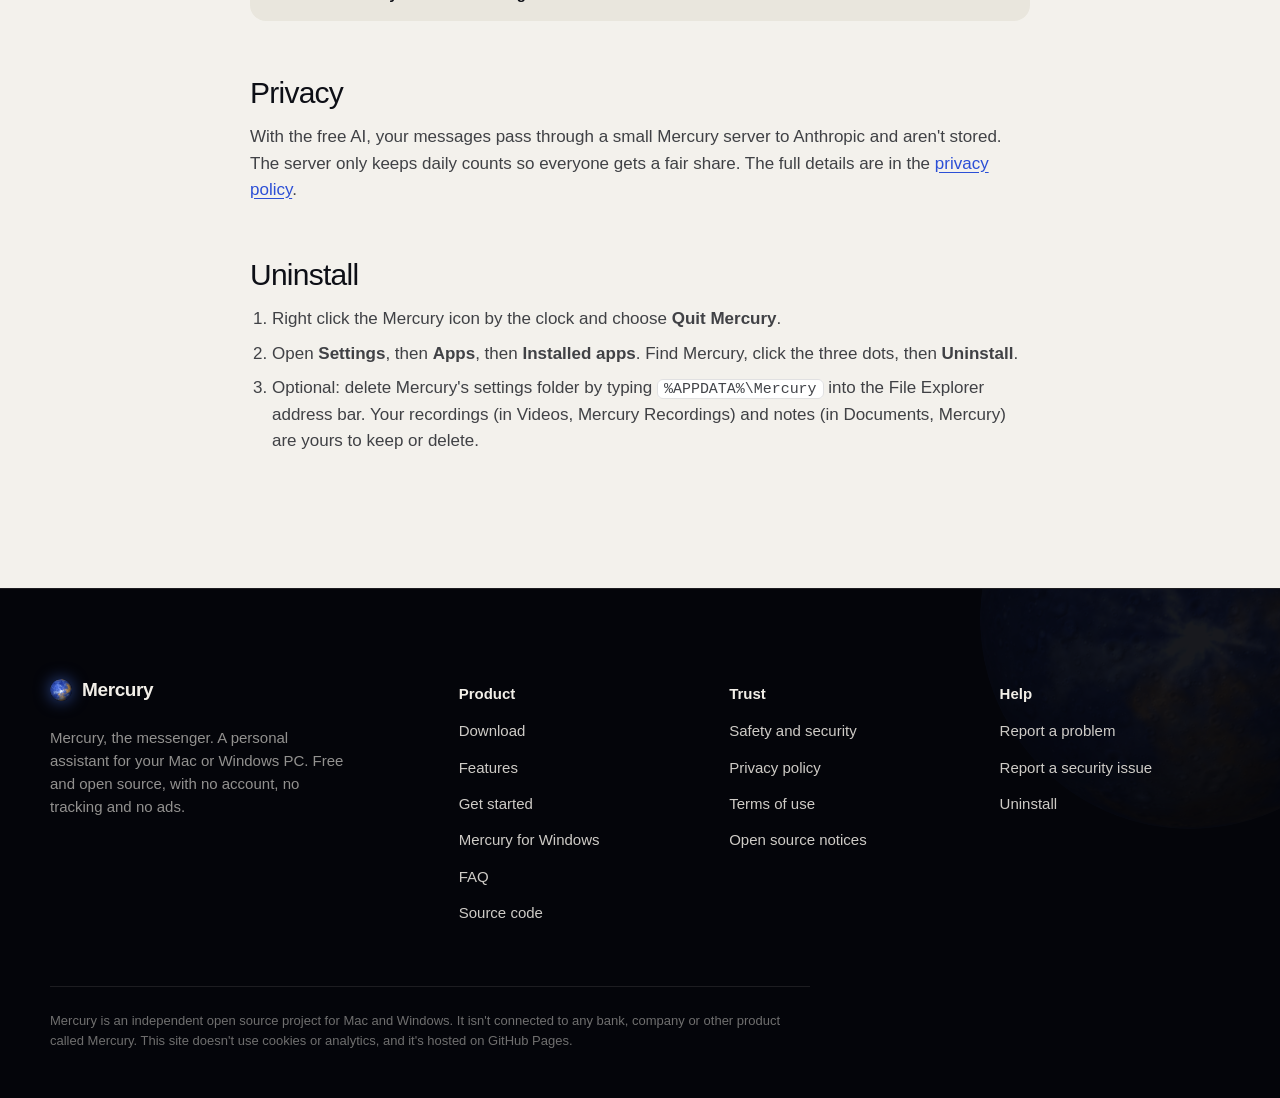
<file: docs/windows.html>
<!doctype html>
<html lang="en" data-tone="light">
<head>
<meta charset="utf-8">
<meta name="viewport" content="width=device-width, initial-scale=1">
<title>Mercury for Windows · Mercury</title>
<meta name="description" content="Download Mercury for Windows 10 and 11 and set it up in about a minute. Free, with no account.">
<meta name="referrer" content="no-referrer">
<meta name="theme-color" content="#04050a">
<link rel="canonical" href="https://harryngu.github.io/mercury/windows.html">
<meta property="og:type" content="website">
<meta property="og:site_name" content="Mercury">
<meta property="og:title" content="Mercury for Windows · Mercury">
<meta property="og:description" content="Download Mercury for Windows 10 and 11 and set it up in about a minute. Free, with no account.">
<meta property="og:url" content="https://harryngu.github.io/mercury/windows.html">
<meta property="og:image" content="https://harryngu.github.io/mercury/assets/og.png?v=3">
<meta property="og:image:width" content="1200">
<meta property="og:image:height" content="630">
<meta property="og:image:alt" content="Mercury, a personal assistant for the Mac, shown as a blue and gold planet">
<meta name="twitter:card" content="summary_large_image">
<meta name="twitter:title" content="Mercury for Windows · Mercury">
<meta name="twitter:description" content="Download Mercury for Windows 10 and 11 and set it up in about a minute. Free, with no account.">
<meta name="twitter:image" content="https://harryngu.github.io/mercury/assets/og.png?v=3">
<meta http-equiv="Content-Security-Policy" content="default-src 'self'; img-src 'self' data:; media-src 'self'; style-src 'self' 'unsafe-inline'; script-src 'self'; connect-src 'self'; base-uri 'self'; form-action 'none'">
<link rel="icon" href="assets/favicon.png?v=2">
<link rel="apple-touch-icon" href="assets/icon.png?v=2">
<link rel="stylesheet" href="assets/style.css?v=23">
</head>
<body class="inner">
<header class="nav-shell">
<nav class="bar" aria-label="Main">
<a class="brand" href="index.html"><img class="mark" src="assets/favicon.png?v=2" alt="" width="22" height="22">Mercury</a>
<div class="links"><a href="index.html#features">Features</a><a href="get-started.html">Get started</a><a href="security.html">Safety</a><a href="faq.html">FAQ</a></div>
<a href="index.html#download" class="btn primary small nav-cta">Download</a>
<button class="menu-btn" aria-label="Menu" aria-expanded="false"><span></span><span></span></button>
</nav>
<div class="drawer"><a href="index.html#features">Features</a><a href="get-started.html">Get started</a><a href="security.html">Safety</a><a href="faq.html">FAQ</a><a href="index.html#download" class="btn primary">Download</a></div>
</header>
<main>
<section class="page-head" data-tone="dark"><div class="glow"></div><div class="wrap narrow"><span class="kicker rise"><svg class="orb" viewBox="0 0 20 20" aria-hidden="true"><ellipse cx="10" cy="10" rx="8.5" ry="4.2" transform="rotate(-18 10 10)"/><circle cx="10" cy="10" r="2.6"/></svg>Windows</span><h1 class="rise" style="--d:.05s">Mercury for Windows</h1><p class="rise" style="--d:.1s">For Windows 10 and 11. Setting it up takes about a minute, with no account and no admin password.</p></div></section>
<dialog class="wsteps" id="winSteps" aria-labelledby="winStepsTitle">
<div class="ws-head"><h2 id="winStepsTitle">Your download has started</h2><button class="ws-x" data-close aria-label="Close">×</button></div>
<p class="ws-lead">Three quick steps and Mercury is ready. Keep this open while you go.</p>
<ol class="ws-list">
<li><strong>If your browser asks, keep the file.</strong><span>Mercury is new, so browsers may say it isn't commonly downloaded. In <b>Edge</b>, click the three dots next to the file, then <b>Keep</b>, <b>Show more</b> and <b>Keep anyway</b>. In <b>Chrome</b>, click <b>Keep</b>.</span></li>
<li><strong>Open <code>Mercury-Setup-0.3.1.exe</code></strong><span>Click it in your browser's downloads, or find it in your Downloads folder.</span></li>
<li><strong>Windows shows a blue box. Click More info, then Run anyway.</strong><span>Windows does this for any app it hasn't seen many times before.</span><div class="win-demo" aria-hidden="true">
<figure><div class="ss"><b>Windows protected your PC</b><p>Microsoft Defender SmartScreen prevented an unrecognised app from starting.</p><span class="hl">More info</span><div class="ss-btns"><i>Don't run</i></div></div><figcaption>First, click <strong>More info</strong>.</figcaption></figure>
<figure><div class="ss"><b>Windows protected your PC</b><p>App: Mercury-Setup-0.3.1.exe<br>Publisher: Unknown publisher</p><div class="ss-btns"><i class="hl">Run anyway</i><i>Don't run</i></div></div><figcaption>Then click <strong>Run anyway</strong>.</figcaption></figure>
</div></li>
</ol>
<p class="ws-done">Mercury then installs itself in seconds and opens. Pick Mercury free, or connect the AI you already use, and you're done. No Mercury account, no password.</p>
<div class="ws-foot"><a href="https://github.com/HarryNGU/mercury/releases/download/windows-v0.3.1/Mercury-Setup-0.3.1.exe">Download didn't start? Try again</a><button class="btn primary small" data-close>Got it</button></div>
</dialog>
<div class="wrap narrow doc">
<div class="win-get">
<a class="btn primary" href="https://github.com/HarryNGU/mercury/releases/download/windows-v0.3.1/Mercury-Setup-0.3.1.exe" data-win-download><svg viewBox="0 0 24 24" fill="currentColor"><path d="M3 5.2 10.4 4v7.4H3zM11.6 3.8 21 2.4v9H11.6zM3 12.6h7.4V20L3 18.8zM11.6 12.6H21v9l-9.4-1.4z"/></svg>Download for Windows</a>
<p>Version 0.3.1 · 124 MB · Windows 10 or 11 (64 bit) · Free, no account</p>
</div>

<h2 id="install">Install in four steps</h2>
<ol class="steps">
<li><strong>Download Mercury</strong><p>Click <strong>Download for Windows</strong> above. Your browser saves <code>Mercury-Setup-0.3.1.exe</code> in your Downloads folder. It's 124 MB, so give it a minute.</p>
<p><strong>If your browser warns you.</strong> Mercury is new and isn't signed with a paid certificate yet, so your browser may say the file isn't commonly downloaded. That's expected.</p>
<ul>
<li><strong>Edge:</strong> in the downloads box, click the three dots next to the file, then <strong>Keep</strong>, then <strong>Show more</strong>, then <strong>Keep anyway</strong>.</li>
<li><strong>Chrome:</strong> in the downloads box, click <strong>Keep</strong>.</li>
</ul></li>
<li><strong>Open the file</strong><p>Click the file in your browser's downloads, or open your Downloads folder and double click <code>Mercury-Setup-0.3.1.exe</code>.</p>
<p>Windows then shows a blue box saying <strong>Windows protected your PC</strong>. It shows this for any app it hasn't seen many times before.</p>
<div class="win-demo" aria-hidden="true">
<figure><div class="ss"><b>Windows protected your PC</b><p>Microsoft Defender SmartScreen prevented an unrecognised app from starting.</p><span class="hl">More info</span><div class="ss-btns"><i>Don't run</i></div></div><figcaption>First, click <strong>More info</strong>.</figcaption></figure>
<figure><div class="ss"><b>Windows protected your PC</b><p>App: Mercury-Setup-0.3.1.exe<br>Publisher: Unknown publisher</p><div class="ss-btns"><i class="hl">Run anyway</i><i>Don't run</i></div></div><figcaption>Then click <strong>Run anyway</strong>.</figcaption></figure>
</div>
<p>You don't need an admin password. Mercury installs in a few seconds and opens by itself.</p></li>
<li><strong>Choose how Mercury thinks</strong><p>The welcome asks where Mercury should find its answers. <strong>Mercury free</strong> is already picked, with 40 messages a day and nothing to sign up for. If you already use Claude, ChatGPT, Gemini, Grok, OpenRouter or Ollama, pick its tile instead: Mercury opens the page where you get a key, you paste it in one box and press Connect. It works the same way on the Mac.</p></li>
<li><strong>Find Mercury any time</strong><p>The chat opens in the bottom right corner. When you hide it, Mercury keeps running by the clock in the taskbar. To bring it back:</p>
<ul>
<li>Press <kbd>Alt</kbd><kbd>\</kbd> (the backslash key, usually just above Enter).</li>
<li>Or click the Mercury icon by the clock. If you can't see it, click the <strong>^</strong> arrow next to the clock. You can drag the icon onto the taskbar so it always shows.</li>
</ul>
<p>Mercury starts with Windows, so it's always ready. You can turn that off in its Settings.</p></li>
</ol>
<p class="note">Everything Mercury does on your PC, like saving a note or running a command, shows an <strong>Approve</strong> or <strong>Deny</strong> card first. Opening an app or setting a timer just happens, because you can see it straight away. Read more on the <a href="security.html">safety page</a>.</p>

<h2 id="shortcuts">Shortcuts</h2>
<table>
<tr><th>Keys</th><th>What it does</th></tr>
<tr><td><kbd>Alt</kbd><kbd>\</kbd></td><td>Show or hide the chat</td></tr>
<tr><td><kbd>Alt</kbd><kbd>Shift</kbd><kbd>R</kbd></td><td>Record your screen, or finish a recording</td></tr>
<tr><td><kbd>Ctrl</kbd><kbd>Enter</kbd></td><td>Send your message with a look at your screen</td></tr>
<tr><td><kbd>Esc</kbd></td><td>Hide the chat</td></tr>
</table>
<p>If another app already uses <kbd>Alt</kbd><kbd>\</kbd>, Mercury uses <kbd>Ctrl</kbd><kbd>Alt</kbd><kbd>M</kbd> instead (and <kbd>Ctrl</kbd><kbd>Alt</kbd><kbd>R</kbd> to record). Right click the Mercury icon by the clock to see which keys it's using.</p>

<h2 id="early">What Mercury does on Windows</h2>
<ul>
<li>Chat about anything, with a look at your screen when you turn on the eye. Reply to one message or several at once.</li>
<li>Jobs on your PC with your OK: open apps and websites, prepare emails and messages, save notes, set timers and run simple commands. This works with every AI you can pick, not only Mercury free.</li>
<li>Screen recording with your camera in a bubble, your microphone and your PC's sound, hidden from screen shares if you like.</li>
</ul>
<ul>
<li>Voice typing into any app, Talk instead of typing, and Listen during calls, with speech turned into text on your PC.</li>
<li>Draw on the screen while recording, record part of the screen, and turn a recording into a reel with pause cuts and captions.</li>
<li>Saved chats, the drill timer, your own rules and what Mercury knows about you, and automatic updates.</li>
</ul>
<p>Still on the way for Windows: blurring private text in recordings.</p>
<p>Something not working, or confusing? Tell the person who sent you here, or <a href="https://github.com/HarryNGU/mercury/issues">report it on GitHub</a>. A screenshot helps a lot.</p>

<details class="note" style="margin-top:28px"><summary style="cursor:pointer;font-weight:600;color:var(--ink)">Want to check your download is genuine?</summary>
<p>Open PowerShell from the Start menu and run <code>Get-FileHash $HOME\Downloads\Mercury-Setup-0.3.1.exe</code>. The long code it prints should match this fingerprint exactly:</p>
<div class="checksum" id="winsha">8179EDDE4229698A0D1B1BAB095DBE5864A3B812F882F0B3EF36F593DDF61D64</div>
<p style="margin-top:8px"><button class="btn ghost small" data-copy="#winsha">Copy fingerprint</button></p></details>

<h2 id="privacy">Privacy</h2>
<p>With the free AI, your messages pass through a small Mercury server to Anthropic and aren't stored. The server only keeps daily counts so everyone gets a fair share. The full details are in the <a href="privacy.html#windows">privacy policy</a>.</p>

<h2 id="uninstall">Uninstall</h2>
<ol>
<li>Right click the Mercury icon by the clock and choose <strong>Quit Mercury</strong>.</li>
<li>Open <strong>Settings</strong>, then <strong>Apps</strong>, then <strong>Installed apps</strong>. Find Mercury, click the three dots, then <strong>Uninstall</strong>.</li>
<li>Optional: delete Mercury's settings folder by typing <code>%APPDATA%\Mercury</code> into the File Explorer address bar. Your recordings (in Videos, Mercury Recordings) and notes (in Documents, Mercury) are yours to keep or delete.</li>
</ol>
</div>

</main>
<footer class="site" data-tone="dark"><div class="wrap">
<div class="foot-mark"><img src="assets/planet.png" alt="" width="1024" height="1024" loading="lazy"></div>
<div class="cols">
<div><a class="brand" href="index.html"><img class="mark" src="assets/favicon.png?v=2" alt="" width="22" height="22">Mercury</a><p class="about">Mercury, the messenger. A personal assistant for your Mac or Windows PC. Free and open source, with no account, no tracking and no ads.</p></div>
<div><h4>Product</h4><ul><li><a href="index.html#download">Download</a></li><li><a href="index.html#features">Features</a></li><li><a href="get-started.html">Get started</a></li><li><a href="windows.html">Mercury for Windows</a></li><li><a href="faq.html">FAQ</a></li><li><a href="https://github.com/HarryNGU/mercury">Source code</a></li></ul></div>
<div><h4>Trust</h4><ul><li><a href="security.html">Safety and security</a></li><li><a href="privacy.html">Privacy policy</a></li><li><a href="terms.html">Terms of use</a></li><li><a href="notices.html">Open source notices</a></li></ul></div>
<div><h4>Help</h4><ul><li><a href="https://github.com/HarryNGU/mercury/issues">Report a problem</a></li><li><a href="https://github.com/HarryNGU/mercury/security/advisories/new">Report a security issue</a></li><li><a href="get-started.html#uninstall">Uninstall</a></li></ul></div>
</div>
<p class="fine-print">Mercury is an independent open source project for Mac and Windows. It isn't connected to any bank, company or other product called Mercury. This site doesn't use cookies or analytics, and it's hosted on GitHub Pages.</p>
</div></footer>
<script src="assets/site.js?v=23"></script>
</body>
</html>
</file>
<file: docs/assets/style.css>
/* Mercury's website. The colours come from the enhanced colour photos of the planet:
   deep space black, mercury blue, pale ice and volcanic gold. Pages fade between a dark and a
   light tone as you scroll (html[data-tone]), so every section uses the variables below. */
:root {
  --space: #04050a;
  --paper: #f3f1ec;
  --blue: #4f7dff;
  --blue-2: #2b4fd6;
  --ice: #a9c4ff;
  --gold: #e7b35f;
  --tan: #b88a5d;
  --red: #ff4d4d;

  --bg: var(--space);
  --ink: #f2efe8;
  --muted: rgba(242, 239, 232, 0.62);
  --faint: rgba(242, 239, 232, 0.38);
  --line: rgba(242, 239, 232, 0.12);
  --card: rgba(255, 255, 255, 0.045);
  --card-2: rgba(255, 255, 255, 0.08);

  --sans: "SF Pro Display", "SF Pro Text", -apple-system, BlinkMacSystemFont, "Segoe UI", Roboto, "Helvetica Neue", Arial, sans-serif;
  --mono: ui-monospace, "SF Mono", Menlo, Consolas, monospace;
  --ease: cubic-bezier(0.22, 1, 0.36, 1);
  color-scheme: dark;
}
html[data-tone="light"] {
  --bg: var(--paper);
  --ink: #0d0f16;
  --muted: rgba(13, 15, 22, 0.62);
  --faint: rgba(13, 15, 22, 0.4);
  --line: rgba(13, 15, 22, 0.12);
  --card: #fbfaf7;
  --card-2: #ffffff;
  color-scheme: light;
}

*, *::before, *::after { box-sizing: border-box; }
html { -webkit-text-size-adjust: 100%; scroll-behavior: smooth; }
body {
  margin: 0;
  background: var(--bg);
  color: var(--ink);
  font: 17px/1.55 var(--sans);
  -webkit-font-smoothing: antialiased;
  text-rendering: optimizeLegibility;
  transition: background-color 0.9s var(--ease), color 0.9s var(--ease);
  overflow-x: hidden;
}
img { max-width: 100%; height: auto; display: block; }
a { color: inherit; }
::selection { background: var(--blue); color: #fff; }
h1, h2, h3 { font-weight: 500; letter-spacing: -0.035em; line-height: 1.04; margin: 0; }
em { font-style: normal; }
p { margin: 0; }
code { font: 0.88em var(--mono); background: var(--card-2); border: 1px solid var(--line); padding: 1px 6px; border-radius: 6px; }
kbd { font: 600 13px var(--mono); display: inline-flex; align-items: center; justify-content: center; min-width: 26px; height: 26px; padding: 0 7px; border-radius: 7px; border: 1px solid var(--line); background: var(--card-2); box-shadow: 0 1px 0 var(--line); margin-right: 4px; }

.wrap { width: min(1180px, 100% - 48px); margin: 0 auto; }
.wrap.narrow { width: min(780px, 100% - 48px); }
.kicker { display: inline-block; font: 500 17px/1.3 var(--sans); color: var(--muted); }

/* Buttons */
.btn { display: inline-flex; align-items: center; gap: 9px; height: 50px; padding: 0 24px; border-radius: 999px; font: 500 16px var(--sans); text-decoration: none; border: 1px solid transparent; cursor: pointer; transition: transform 0.4s var(--ease), background 0.3s, box-shadow 0.4s, border-color 0.3s; white-space: nowrap; }
.btn svg { width: 18px; height: 18px; }
.btn.primary { background: var(--ink); color: var(--bg); }
.btn.primary:hover { transform: translateY(-2px); box-shadow: 0 10px 40px -8px rgba(79, 125, 255, 0.6); }
.btn.ghost { border-color: var(--line); color: var(--ink); background: transparent; }
.btn.ghost:hover { border-color: var(--muted); }
.btn.small { height: 38px; padding: 0 18px; font-size: 14px; }

/* Nav */
.nav-shell { position: fixed; inset: 0 0 auto; z-index: 50; padding: 14px 0; transition: background 0.5s, backdrop-filter 0.5s, padding 0.4s var(--ease), border-color 0.5s; border-bottom: 1px solid transparent; }
.nav-shell.scrolled { background: color-mix(in srgb, var(--bg) 72%, transparent); -webkit-backdrop-filter: saturate(160%) blur(18px); backdrop-filter: saturate(160%) blur(18px); border-color: var(--line); padding: 8px 0; }
.bar { width: min(1180px, 100% - 48px); margin: 0 auto; display: flex; align-items: center; gap: 28px; }
.brand { display: inline-flex; align-items: center; gap: 10px; font: 600 19px var(--sans); letter-spacing: -0.02em; text-decoration: none; }
.brand .mark { width: 22px; height: 22px; border-radius: 50%; box-shadow: 0 0 16px rgba(79, 125, 255, 0.55); }
.links { display: flex; gap: 4px; margin-left: auto; }
.links a { font-size: 15px; text-decoration: none; color: var(--muted); padding: 8px 14px; border-radius: 999px; transition: color 0.2s, background 0.2s; }
.links a:hover, .links a[aria-current="page"] { color: var(--ink); background: var(--card-2); }
.menu-btn { display: none; margin-left: auto; width: 42px; height: 42px; border: 0; background: transparent; color: var(--ink); cursor: pointer; position: relative; }
.menu-btn span { position: absolute; left: 11px; right: 11px; height: 1.6px; background: currentColor; transition: transform 0.35s var(--ease); }
.menu-btn span:first-child { top: 16px; } .menu-btn span:last-child { top: 25px; }
.nav-shell.open .menu-btn span:first-child { transform: translateY(4.5px) rotate(45deg); }
.nav-shell.open .menu-btn span:last-child { transform: translateY(-4.5px) rotate(-45deg); }
.drawer { display: none; }
/* Inner pages start on a dark header, so the nav is light text there until you scroll. */
body.inner .nav-shell:not(.scrolled) { --ink: #f2efe8; --muted: rgba(242, 239, 232, 0.66); --card-2: rgba(255, 255, 255, 0.08); --bg: var(--space); color: var(--ink); }

/* ───────────── The opening scene ───────────── */
.scene { position: relative; height: 460vh; }
.scene-pin { position: sticky; top: 0; height: 100vh; height: 100svh; overflow: hidden; }
.space { position: absolute; inset: 0; width: 100%; height: 100%; display: block; }
.space-fallback { display: none; }
.no-gl .space-fallback { display: block; position: absolute; left: 50%; top: 58%; width: min(120vw, 1400px); transform: translateX(-50%); filter: drop-shadow(0 0 80px rgba(79, 125, 255, 0.45)); }
.intro { position: absolute; left: 0; right: 0; top: 0; padding: calc(84px + 2vh) 24px 0; text-align: center; will-change: transform, opacity; }
.intro h1 { font-size: clamp(42px, 5.6vw, 84px); margin: 16px auto 0; max-width: 22ch; text-shadow: 0 2px 40px rgba(0, 0, 0, 0.5); }
.intro .lede { max-width: 640px; margin: 20px auto 0; color: var(--muted); font-size: clamp(16px, 1.35vw, 19px); }
.intro .actions { display: flex; gap: 12px; justify-content: center; margin-top: 26px; flex-wrap: wrap; }
.intro .meta { margin-top: 18px; font: 400 15px var(--sans); color: var(--faint); }
.meet { position: absolute; left: 0; right: 0; bottom: 5vh; text-align: center; opacity: 0; pointer-events: none; padding: 0 24px; }
.meet p { margin-top: 14px; font-size: clamp(20px, 2.3vw, 30px); letter-spacing: -0.02em; line-height: 1.3; }
.laptop { position: absolute; left: 0; top: 0; opacity: 0; pointer-events: none; }
.laptop .bezel { position: absolute; inset: 0; border-radius: var(--rad, 18px); box-shadow: 0 0 0 var(--bz, 12px) #0b0c10, 0 0 0 calc(var(--bz, 12px) + 1.5px) #3b3e46, 0 40px 120px -20px rgba(79, 125, 255, 0.35); }
.laptop .notch { position: absolute; top: calc(var(--bz, 12px) * -1); left: 50%; width: 13%; height: calc(var(--bz, 12px) * 1.6); transform: translateX(-50%); background: #0b0c10; border-radius: 0 0 8px 8px; }
.laptop .base { position: absolute; left: -11%; right: -11%; top: calc(100% + var(--bz, 12px)); height: calc(var(--bz, 12px) * 1.9); background: linear-gradient(#5b5f69, #2b2d33 45%, #16171b); border-radius: 2px 2px 14px 14px / 2px 2px 100% 100%; box-shadow: 0 30px 60px -10px #000; }
.laptop .base i { position: absolute; left: 50%; top: 0; width: 14%; height: 45%; transform: translateX(-50%); background: #1d1f24; border-radius: 0 0 10px 10px; }
.screen-ui { position: absolute; left: 0; top: 0; width: 1280px; height: 800px; transform-origin: 0 0; opacity: 0; pointer-events: none; border-radius: 14px; overflow: hidden; }
.screen-inner { position: absolute; inset: 0; }
.menubar { position: absolute; inset: 0 0 auto; height: 30px; display: flex; align-items: center; gap: 22px; padding: 0 18px; font: 500 14px var(--sans); color: #fff; background: rgba(20, 22, 30, 0.35); -webkit-backdrop-filter: blur(20px); backdrop-filter: blur(20px); }
.menubar b { width: 14px; height: 16px; background: #fff; -webkit-mask: url("data:image/svg+xml,%3Csvg xmlns='http://www.w3.org/2000/svg' viewBox='0 0 24 24'%3E%3Cpath d='M16.4 12.6c0-2.6 2.1-3.8 2.2-3.9-1.2-1.8-3.1-2-3.7-2-1.6-.2-3.1.9-3.9.9-.8 0-2-.9-3.4-.9-1.7 0-3.3 1-4.2 2.6-1.8 3.1-.5 7.7 1.3 10.2.9 1.2 1.9 2.6 3.2 2.6 1.3-.1 1.8-.8 3.3-.8 1.6 0 2 .8 3.4.8 1.4 0 2.3-1.3 3.1-2.5 1-1.4 1.4-2.8 1.4-2.9-.1 0-2.7-1-2.7-4.1zM13.9 5c.7-.9 1.2-2 1-3.2-1 0-2.3.7-3 1.6-.7.8-1.3 2-1.1 3.1 1.1.1 2.3-.6 3.1-1.5z'/%3E%3C/svg%3E") center/contain no-repeat; mask: url("data:image/svg+xml,%3Csvg xmlns='http://www.w3.org/2000/svg' viewBox='0 0 24 24'%3E%3Cpath d='M16.4 12.6c0-2.6 2.1-3.8 2.2-3.9-1.2-1.8-3.1-2-3.7-2-1.6-.2-3.1.9-3.9.9-.8 0-2-.9-3.4-.9-1.7 0-3.3 1-4.2 2.6-1.8 3.1-.5 7.7 1.3 10.2.9 1.2 1.9 2.6 3.2 2.6 1.3-.1 1.8-.8 3.3-.8 1.6 0 2 .8 3.4.8 1.4 0 2.3-1.3 3.1-2.5 1-1.4 1.4-2.8 1.4-2.9-.1 0-2.7-1-2.7-4.1zM13.9 5c.7-.9 1.2-2 1-3.2-1 0-2.3.7-3 1.6-.7.8-1.3 2-1.1 3.1 1.1.1 2.3-.6 3.1-1.5z'/%3E%3C/svg%3E") center/contain no-repeat; }
.menubar span { font-weight: 400; opacity: 0.9; }
.menubar em { margin-left: auto; font: 400 14px var(--sans); display: flex; align-items: center; gap: 14px; }
.menubar em img { width: 16px; height: 16px; border-radius: 50%; box-shadow: 0 0 10px rgba(120, 160, 255, 0.9); }
.screen-ui .live-panel { position: absolute; right: 28px; top: 56px; width: 410px; font-size: 16px; }
.screen-ui .live-panel .pbody { min-height: 210px; }
.win-title { position: absolute; top: 44px; left: 0; right: 0; text-align: center; font: 500 13px var(--sans); color: rgba(255, 255, 255, 0.45); }
.caption { position: absolute; left: 0; right: 0; bottom: 5vh; text-align: center; font-size: clamp(18px, 1.8vw, 24px); letter-spacing: -0.02em; color: var(--muted); opacity: 0; padding: 0 24px; }
.scroll-hint { position: absolute; left: 50%; bottom: 26px; width: 22px; height: 36px; margin-left: -11px; border: 1.5px solid var(--faint); border-radius: 12px; }
.scroll-hint i { position: absolute; left: 50%; top: 7px; width: 3px; height: 7px; margin-left: -1.5px; border-radius: 2px; background: var(--ink); animation: hint 2.2s var(--ease) infinite; }
@keyframes hint { 0% { transform: translateY(0); opacity: 0; } 30% { opacity: 1; } 80% { transform: translateY(12px); opacity: 0; } 100% { opacity: 0; } }

/* The Mercury chat panel, used in the scene and in the feature mock ups */
.panel { width: 380px; border-radius: 22px; background: rgba(16, 18, 27, 0.78); -webkit-backdrop-filter: blur(30px) saturate(150%); backdrop-filter: blur(30px) saturate(150%); border: 1px solid rgba(255, 255, 255, 0.1); box-shadow: 0 30px 80px -20px rgba(0, 0, 0, 0.7), inset 0 1px 0 rgba(255, 255, 255, 0.08); color: #eef0f6; font: 15px/1.45 var(--sans); overflow: hidden; text-align: left; }
.ph { display: flex; align-items: center; gap: 9px; padding: 14px 16px 10px; font-size: 15px; }
.ph .pl, .who .pl { width: 22px; height: 22px; border-radius: 50%; box-shadow: 0 0 12px rgba(100, 140, 255, 0.7); }
.ph .dots { margin-left: auto; display: flex; gap: 6px; } .ph .dots i { width: 7px; height: 7px; border-radius: 50%; background: rgba(255, 255, 255, 0.25); }
.ctx { margin: 0 16px 6px; display: inline-flex; align-items: center; gap: 7px; font-size: 12px; color: rgba(238, 240, 246, 0.6); padding: 4px 10px 4px 8px; border-radius: 999px; background: rgba(255, 255, 255, 0.06); }
.ctx .eye { width: 7px; height: 7px; border-radius: 50%; background: var(--ice); box-shadow: 0 0 8px var(--ice); }
.pbody { padding: 8px 16px 6px; display: flex; flex-direction: column; gap: 10px; min-height: 120px; }
.m { max-width: 88%; }
.m.you { align-self: flex-end; background: linear-gradient(135deg, var(--blue-2), var(--blue)); color: #fff; padding: 9px 14px; border-radius: 18px 18px 5px 18px; }
.m.me { align-self: flex-start; color: #e9ebf2; }
.pin { margin: 6px 12px 12px; height: 42px; border-radius: 14px; background: rgba(255, 255, 255, 0.06); border: 1px solid rgba(255, 255, 255, 0.08); display: flex; align-items: center; padding: 0 14px; color: rgba(238, 240, 246, 0.42); font-size: 14px; }
.pin .mic { margin-left: auto; width: 10px; height: 15px; border: 1.6px solid rgba(238, 240, 246, 0.5); border-radius: 6px; }
.card { background: rgba(255, 255, 255, 0.06); border: 1px solid rgba(255, 255, 255, 0.08); border-radius: 14px; padding: 12px 14px; }
.card.mol { display: flex; align-items: center; gap: 14px; color: var(--ice); font-size: 13px; }
.card.mol svg { width: 110px; height: 64px; }
.card.mol span { color: rgba(238, 240, 246, 0.6); }
.card.plan { display: grid; gap: 7px; font-size: 14px; }
.card.plan div { display: flex; gap: 12px; } .card.plan b { width: 34px; color: var(--gold); font-weight: 600; } .card.plan span { color: rgba(238, 240, 246, 0.85); }
.chips { display: flex; gap: 6px; flex-wrap: wrap; } .chips span { font-size: 12px; padding: 4px 10px; border-radius: 999px; border: 1px solid rgba(255, 255, 255, 0.12); color: rgba(238, 240, 246, 0.6); }
.approve { background: #f7f6f2; color: #14161d; border-radius: 16px; padding: 14px; font-size: 14px; }
.approve small { display: block; color: #6b6f7b; font-size: 12px; margin-bottom: 6px; }
.approve .ask { margin-top: 12px; padding-top: 12px; border-top: 1px solid rgba(0, 0, 0, 0.08); display: flex; align-items: center; gap: 10px; font-weight: 600; }
.approve .btns { margin-left: auto; display: flex; gap: 6px; } .approve .btns span { font-size: 13px; font-weight: 500; padding: 6px 12px; border-radius: 9px; background: rgba(0, 0, 0, 0.06); }
.approve .btns .yes { background: var(--blue-2); color: #fff; }
.live { display: inline-flex; align-items: center; gap: 8px; font-size: 13px; color: rgba(238, 240, 246, 0.75); }
.rec { width: 9px; height: 9px; border-radius: 50%; background: var(--red); box-shadow: 0 0 10px var(--red); animation: pulse 1.6s ease-in-out infinite; }
@keyframes pulse { 50% { opacity: 0.35; } }
.tx { font-size: 13px; color: rgba(238, 240, 246, 0.6); display: grid; gap: 4px; border-left: 2px solid rgba(255, 255, 255, 0.1); padding-left: 10px; }
.tx b { color: rgba(238, 240, 246, 0.9); font-weight: 600; margin-right: 6px; }

/* Dictation mock */
.field { width: 400px; border-radius: 18px; background: #f7f6f2; color: #14161d; padding: 0 0 16px; box-shadow: 0 30px 80px -20px rgba(0, 0, 0, 0.7); font: 15px/1.45 var(--sans); overflow: hidden; }
.fh { display: flex; align-items: center; gap: 7px; padding: 12px 14px; border-bottom: 1px solid rgba(0, 0, 0, 0.07); font-size: 13px; color: #6b6f7b; }
.fh i { width: 11px; height: 11px; border-radius: 50%; background: #ff5f57; } .fh i:nth-child(2) { background: #febc2e; } .fh i:nth-child(3) { background: #28c840; } .fh span { margin-left: 10px; }
.bub { margin: 16px 16px 0; max-width: 75%; padding: 9px 14px; border-radius: 18px; }
.bub.them { background: #e6e5e0; border-bottom-left-radius: 5px; }
.typing { margin: 60px 14px 0; padding: 11px 14px; border-radius: 20px; border: 1px solid rgba(0, 0, 0, 0.12); min-height: 44px; }
.caret { display: inline-block; width: 2px; height: 1.1em; background: var(--blue-2); vertical-align: -3px; margin-left: 2px; animation: blink 1s steps(1) infinite; }
@keyframes blink { 50% { opacity: 0; } }
.dict { margin: 14px 14px 0; display: flex; align-items: center; gap: 10px; padding: 10px 14px; border-radius: 14px; background: #14161d; color: #fff; font-size: 13px; }
.dict kbd { background: rgba(255, 255, 255, 0.1); border-color: rgba(255, 255, 255, 0.2); color: #fff; margin: 0; }
.dict span { margin-right: auto; opacity: 0.7; }
.wave { display: flex; align-items: center; gap: 2.5px; height: 22px; }
.wave i { width: 3px; height: calc(var(--h) * 1.7px); border-radius: 2px; background: var(--ice); animation: wave 1.1s ease-in-out infinite alternate; }
.wave i:nth-child(3n) { animation-delay: -0.4s; } .wave i:nth-child(3n + 1) { animation-delay: -0.8s; }
@keyframes wave { to { transform: scaleY(0.35); } }

/* Record mock */
.reels { position: relative; width: 460px; height: 420px; display: flex; align-items: center; justify-content: center; gap: 18px; }
.phone { width: 130px; height: 250px; border-radius: 24px; border: 5px solid #1b1d24; background: radial-gradient(120% 80% at 50% 0%, #2b4fd6, #0b1230 60%, #05060c); position: relative; overflow: hidden; box-shadow: 0 30px 60px -20px #000; }
.phone.mid { width: 150px; height: 290px; background: radial-gradient(120% 80% at 50% 0%, #c48b2c, #3a2a17 60%, #0b0806); }
.phone .cap { position: absolute; left: 10px; right: 10px; bottom: 34px; text-align: center; font: 800 15px/1.15 var(--sans); color: #fff; text-shadow: 0 2px 8px #000; letter-spacing: -0.01em; }
.phone .cap em { font-family: var(--sans); font-style: normal; font-weight: 800; color: var(--gold); }
.pill { position: absolute; top: 4px; left: 50%; transform: translateX(-50%); display: flex; align-items: center; gap: 9px; padding: 8px 12px 8px 14px; border-radius: 999px; background: rgba(16, 18, 27, 0.9); border: 1px solid rgba(255, 255, 255, 0.1); font: 500 13px var(--sans); color: #fff; }
.pill .stop { width: 16px; height: 16px; border-radius: 5px; background: rgba(255, 255, 255, 0.15); position: relative; } .pill .stop::after { content: ""; position: absolute; inset: 5px; border-radius: 1px; background: #fff; }
.cam { position: absolute; right: 10px; bottom: 12px; width: 78px; height: 78px; border-radius: 50%; border: 3px solid #fff; background: radial-gradient(circle at 50% 38%, #d9b48f 0 16%, transparent 17%), radial-gradient(ellipse 34% 26% at 50% 88%, #3c4a73 0 98%, transparent 100%), linear-gradient(#8a93a8, #59617a); box-shadow: 0 10px 30px -6px #000; }

/* ───────────── Sections ───────────── */
section { position: relative; }
.head { max-width: 760px; margin-bottom: 64px; }
.head h2 { font-size: clamp(38px, 5.4vw, 76px); margin-top: 18px; }
.head p { margin-top: 20px; font-size: clamp(17px, 1.4vw, 20px); color: var(--muted); max-width: 600px; }

.orbit-sec { padding: 160px 0 120px; }
.orbit { position: relative; width: min(760px, 100%); aspect-ratio: 1.7; margin: 0 auto 90px; }
.orbit .ring { position: absolute; left: 50%; top: 50%; border: 1px solid var(--line); border-radius: 50%; transform: translate(-50%, -50%) rotateX(66deg); }
.orbit .r1 { width: 62%; aspect-ratio: 1; } .orbit .r2 { width: 96%; aspect-ratio: 1; border-style: dashed; opacity: 0.7; }
.orbit .core { position: absolute; left: 50%; top: 50%; width: 22%; transform: translate(-50%, -50%); }
.orbit .core img { width: 100%; border-radius: 50%; box-shadow: 0 0 80px rgba(79, 125, 255, 0.5), 0 0 200px rgba(79, 125, 255, 0.2); animation: bob 8s ease-in-out infinite; }
@keyframes bob { 50% { transform: translateY(-6px); } }
/* The apps circle the planet on a tilted ring: the ring is squashed, and each label is stretched back. */
.sats { position: absolute; inset: 0; transform: scaleY(0.42); }
.sat { position: absolute; left: 50%; top: 50%; width: 0; height: 0; animation: orbit 60s linear infinite; }
.sat span { position: absolute; transform: translate(-50%, -50%) scaleY(2.38); display: inline-flex; align-items: center; gap: 7px; white-space: nowrap; font-size: 13px; padding: 6px 12px 6px 9px; border-radius: 999px; background: var(--card-2); border: 1px solid var(--line); -webkit-backdrop-filter: blur(10px); backdrop-filter: blur(10px); }
.sat i { width: 9px; height: 9px; border-radius: 50%; }
@keyframes orbit { from { transform: rotate(var(--a)) translateX(calc(var(--r) * min(365px, 46vw))) rotate(calc(var(--a) * -1)); } to { transform: rotate(calc(var(--a) + 360deg)) translateX(calc(var(--r) * min(365px, 46vw))) rotate(calc(var(--a) * -1 - 360deg)); } }

.day { display: grid; grid-template-columns: repeat(5, 1fr); gap: 14px; }
.moment { border: 1px solid var(--line); background: var(--card); border-radius: 20px; padding: 22px 20px; display: flex; flex-direction: column; gap: 12px; transition: border-color 0.4s, transform 0.5s var(--ease); }
.moment:hover { border-color: rgba(169, 196, 255, 0.35); transform: translateY(-4px); }
.moment .when { display: flex; justify-content: space-between; align-items: center; font: 500 13px var(--sans); color: var(--muted); }
.moment .app { display: inline-flex; align-items: center; gap: 6px; font: 500 12px var(--sans); }
.moment .app i { width: 8px; height: 8px; border-radius: 50%; }
.moment h3 { font-size: 20px; letter-spacing: -0.02em; }
.moment .said { font-size: 14px; padding: 9px 12px; border-radius: 14px 14px 4px 14px; background: linear-gradient(135deg, var(--blue-2), var(--blue)); color: #fff; }
.moment .then { font-size: 14px; color: var(--muted); }

/* Features: the text scrolls, the mock up on the right stays put and changes */
.features { padding: 120px 0 80px; }
.feat-grid { display: grid; grid-template-columns: 1fr 1.05fr; gap: 64px; }
.feat { min-height: 78vh; display: flex; flex-direction: column; justify-content: center; padding: 40px 0; opacity: 0.28; transition: opacity 0.6s var(--ease); }
.feat.on { opacity: 1; }
.feat .num { font: 500 17px var(--sans); color: var(--muted); }
.feat h3 { font-size: clamp(32px, 3.6vw, 52px); margin-top: 18px; }
.feat p { margin-top: 18px; color: var(--muted); font-size: 18px; max-width: 480px; }
.ticks { list-style: none; padding: 0; margin: 24px 0 0; display: grid; gap: 10px; }
.ticks li { display: flex; gap: 12px; align-items: baseline; font-size: 16px; }
.ticks li::before { content: ""; width: 6px; height: 6px; flex: none; border-radius: 50%; background: var(--ice); transform: translateY(-2px); box-shadow: 0 0 10px var(--ice); }
.keys { margin-top: 24px; font-size: 14px; color: var(--muted); display: flex; align-items: center; gap: 2px; }
.inline-mock { display: none; }
.feat-stage { position: relative; }
.stage-inner { position: sticky; top: 12vh; height: 76vh; border-radius: 32px; overflow: hidden; border: 1px solid var(--line); background: radial-gradient(90% 70% at 30% 20%, rgba(79, 125, 255, 0.22), transparent 60%), radial-gradient(70% 60% at 85% 95%, rgba(231, 179, 95, 0.18), transparent 60%), #070912; }
.stage-inner::before { content: ""; position: absolute; inset: 0; background-image: radial-gradient(1px 1px at 20% 30%, #fff8, transparent), radial-gradient(1px 1px at 70% 20%, #fff6, transparent), radial-gradient(1px 1px at 40% 80%, #fff5, transparent), radial-gradient(1.5px 1.5px at 85% 60%, #fff7, transparent), radial-gradient(1px 1px at 10% 70%, #fff4, transparent), radial-gradient(1px 1px at 55% 45%, #fff3, transparent); }
.stage-inner .halo { position: absolute; left: 50%; top: 50%; width: 70%; aspect-ratio: 1; transform: translate(-50%, -50%); border-radius: 50%; border: 1px solid rgba(255, 255, 255, 0.06); box-shadow: 0 0 0 60px rgba(255, 255, 255, 0.015), 0 0 0 140px rgba(255, 255, 255, 0.01); }
.mock { position: absolute; inset: 0; display: flex; align-items: center; justify-content: center; opacity: 0; transform: translateY(24px) scale(0.97); transition: opacity 0.6s var(--ease), transform 0.8s var(--ease); pointer-events: none; }
.mock.on { opacity: 1; transform: none; }

/* The film, set into the light section like a screen on a white wall */
.film { position: relative; margin-top: 110px; border-radius: 28px; overflow: hidden; background: #04050a; aspect-ratio: 16 / 9; box-shadow: 0 60px 120px -40px rgba(13, 15, 22, 0.55), 0 0 0 1px rgba(13, 15, 22, 0.08); }
.film video { width: 100%; height: 100%; display: block; object-fit: cover; }
.film .play { position: absolute; left: 50%; bottom: 7%; transform: translateX(-50%); display: inline-flex; align-items: center; gap: 12px; height: 64px; padding: 0 30px 0 24px; border: 0; border-radius: 999px; background: rgba(242, 239, 232, 0.95); color: #0b0d16; font: 500 19px var(--sans); cursor: pointer; box-shadow: 0 20px 60px rgba(0, 0, 0, 0.45); transition: transform 0.4s var(--ease), opacity 0.3s; }
.film .play svg { width: 22px; height: 22px; }
@media (max-width: 620px) { .film .play { height: 48px; font-size: 16px; padding: 0 20px 0 16px; bottom: 6%; } }
.film .play:hover { transform: translateX(-50%) scale(1.04); }
.film.playing .play { opacity: 0; pointer-events: none; }
.film-cap { margin-top: 18px; text-align: center; color: var(--muted); font-size: 15px; }

/* Light sections */
.control-sec { padding: 170px 0 80px; }
.control { max-width: 980px; }
.ledger { border-top: 1px solid var(--line); }
.ledger .row { display: grid; grid-template-columns: 220px 1fr auto; gap: 20px; align-items: center; padding: 20px 0; border-bottom: 1px solid var(--line); }
.ledger b { font-weight: 600; letter-spacing: -0.01em; }
.ledger span { color: var(--muted); font-size: 15px; }
.tag { font: 500 12px var(--sans) !important; color: var(--ink) !important; padding: 5px 11px; border-radius: 999px; background: var(--card-2); border: 1px solid var(--line); white-space: nowrap; display: inline-flex; align-items: center; gap: 6px; }
.tag.never { background: var(--ink); color: var(--bg) !important; border-color: transparent; }
.tag .dot { width: 7px; height: 7px; border-radius: 50%; background: var(--red); }
.ledger-foot { margin-top: 22px; color: var(--muted); font-size: 15px; }
.ledger-foot a { color: var(--ink); text-underline-offset: 3px; }

.steps-sec { padding: 120px 0 170px; }
.steps3 { display: grid; grid-template-columns: repeat(3, 1fr); gap: 18px; }
.step { border-radius: 26px; padding: 30px 28px; background: var(--card-2); border: 1px solid var(--line); display: flex; flex-direction: column; }
.step .n { font: 500 15px var(--sans); color: var(--muted); }
.step h3 { font-size: 26px; margin-top: 18px; }
.step p { margin-top: 10px; color: var(--muted); font-size: 16px; }
.step .art { margin-top: auto; padding-top: 30px; min-height: 170px; display: flex; align-items: flex-end; justify-content: center; }
.step .art img { width: 130px; filter: drop-shadow(0 20px 30px rgba(13, 15, 22, 0.35)); }
.step .art.chat { flex-direction: column; align-items: stretch; gap: 8px; font-size: 14px; }
.step .art.chat .m.me { background: #ecebe6; padding: 9px 13px; border-radius: 16px 16px 16px 4px; color: var(--ink); }
.step .art.chat .m.you { padding: 9px 13px; border-radius: 16px 16px 4px 16px; }
.keys-big kbd { min-width: 64px; height: 64px; font-size: 26px; border-radius: 16px; margin: 0 5px; }

.faq-sec { padding: 170px 0 100px; }
.faq details { border-bottom: 1px solid var(--line); padding: 4px 0; }
.faq summary { list-style: none; cursor: pointer; padding: 22px 40px 22px 0; font-size: 20px; letter-spacing: -0.015em; position: relative; }
.faq summary::-webkit-details-marker { display: none; }
.faq summary::after { content: ""; position: absolute; right: 6px; top: 50%; width: 12px; height: 12px; border-right: 1.6px solid var(--muted); border-bottom: 1.6px solid var(--muted); transform: translateY(-75%) rotate(45deg); transition: transform 0.4s var(--ease); }
.faq details[open] summary::after { transform: translateY(-25%) rotate(225deg); }
.faq details p { color: var(--muted); padding: 0 0 22px; max-width: 640px; }
.faq-sec .more { margin-top: 28px; } .faq-sec .more a { color: var(--ink); text-underline-offset: 3px; }

.download { padding: 150px 0 0; min-height: 105vh; overflow: hidden; display: flex; flex-direction: column; justify-content: flex-start; }
.download .cta { position: relative; z-index: 2; text-align: center; }
.cta-icon { width: 120px; margin: 0 auto 26px; filter: drop-shadow(0 20px 50px rgba(79, 125, 255, 0.45)); }
.download h2 { font-size: clamp(54px, 8vw, 120px); }
.download .cta p { color: var(--muted); margin: 18px auto 0; max-width: 520px; font-size: 18px; }
.download .cta .btn { margin-top: 30px; }
.download .fine { font-size: 14px !important; color: var(--faint) !important; }
.download .fine a, .elsewhere a { color: var(--ink); }
.horizon { position: absolute; left: 50%; bottom: 0; width: max(1400px, 125vw); transform: translate(-50%, 84%); pointer-events: none; }
.horizon img { width: 100%; border-radius: 50%; -webkit-mask-image: linear-gradient(#000 2%, rgba(0, 0, 0, 0.55) 9%, rgba(0, 0, 0, 0.12) 17%, transparent 24%); mask-image: linear-gradient(#000 2%, rgba(0, 0, 0, 0.55) 9%, rgba(0, 0, 0, 0.12) 17%, transparent 24%); }
.horizon::before { content: ""; position: absolute; inset: 0; border-radius: 50%; box-shadow: 0 -10px 90px 10px rgba(79, 125, 255, 0.5), 0 -40px 300px 40px rgba(79, 125, 255, 0.2); }
.horizon::after { content: ""; position: absolute; inset: 0; border-radius: 50%; background: radial-gradient(closest-side, transparent 92%, rgba(169, 196, 255, 0.3) 99%, transparent 100%); }
.download::after { content: ""; position: absolute; inset: auto 0 0; height: 30%; background: linear-gradient(transparent, rgba(4, 5, 10, 0.4)); pointer-events: none; }

/* Footer */
footer.site { position: relative; background: var(--space); color: #f2efe8; padding: 90px 0 50px; border-top: 1px solid rgba(242, 239, 232, 0.1); overflow: hidden; --muted: rgba(242, 239, 232, 0.6); }
.foot-mark { position: absolute; right: -120px; top: -180px; width: 420px; opacity: 0.08; pointer-events: none; }
.foot-mark img { border-radius: 50%; }
footer .cols { display: grid; grid-template-columns: 1.6fr 1fr 1fr 1fr; gap: 40px; position: relative; }
footer h4 { font: 600 15px var(--sans); color: #f2efe8; margin: 6px 0 16px; }
footer ul { list-style: none; padding: 0; margin: 0; display: grid; gap: 10px; }
footer ul a { color: rgba(242, 239, 232, 0.85); text-decoration: none; font-size: 15px; }
footer ul a:hover { color: #fff; }
footer .about { color: var(--muted); font-size: 15px; margin-top: 16px; max-width: 300px; }
footer .fine-print { margin-top: 60px; padding-top: 24px; border-top: 1px solid rgba(242, 239, 232, 0.1); font-size: 13px; color: rgba(242, 239, 232, 0.45); max-width: 760px; }

/* Inner pages */
.page-head { position: relative; background: var(--space); color: #f2efe8; padding: 170px 0 90px; overflow: hidden; --muted: rgba(242, 239, 232, 0.62); }
.page-head .glow { position: absolute; right: -10%; top: -60%; width: 70vw; max-width: 900px; aspect-ratio: 1; border-radius: 50%; background: url("planet.png") center/cover; opacity: 0.32; filter: blur(1px); box-shadow: 0 0 160px rgba(79, 125, 255, 0.35); }
.page-head::after { content: ""; position: absolute; inset: 0; background: linear-gradient(90deg, var(--space) 30%, rgba(4, 5, 10, 0.4)); }
.page-head .wrap { position: relative; z-index: 1; }
.page-head h1 { font-size: clamp(42px, 6vw, 80px); margin-top: 20px; }
.page-head p { margin-top: 20px; font-size: 19px; color: var(--muted); max-width: 620px; }
.doc { padding: 70px 0 120px; }
.doc h2 { font-size: 30px; margin: 56px 0 16px; letter-spacing: -0.025em; }
.doc h3 { font-size: 21px; margin: 32px 0 10px; letter-spacing: -0.015em; }
.doc p, .doc li { color: rgba(13, 15, 22, 0.78); }
.doc p + p { margin-top: 14px; }
.doc ul, .doc ol { padding-left: 22px; display: grid; gap: 8px; margin: 14px 0; }
.doc a { color: var(--blue-2); text-underline-offset: 3px; }
.doc .updated { font: 400 15px var(--sans); color: var(--faint); margin-bottom: 26px; }
.doc table { width: 100%; border-collapse: collapse; margin: 18px 0; font-size: 15px; }
.doc th, .doc td { text-align: left; padding: 12px 14px 12px 0; border-bottom: 1px solid var(--line); vertical-align: top; }
.doc th { font: 500 12px var(--sans); color: var(--muted); }
.doc .note { margin-top: 16px; padding: 16px 18px; border-radius: 16px; background: #e9e6dd; font-size: 15px; }
.doc .steps { list-style: none; padding: 0; counter-reset: s; display: grid; gap: 14px; }
.doc .steps > li { counter-increment: s; padding: 20px 22px 20px 64px; position: relative; border-radius: 18px; background: #fbfaf7; border: 1px solid var(--line); }
.doc .steps > li::before { content: counter(s); position: absolute; left: 22px; top: 21px; font: 500 13px var(--sans); color: var(--tan); }
.doc .steps p { margin-top: 6px; }
.doc .checksum { font: 13px var(--mono); word-break: break-all; padding: 14px 16px; border-radius: 12px; background: #0b0d16; color: var(--ice); margin-top: 10px; }
.doc.center { text-align: center; }
.doc.faq details p { color: rgba(13, 15, 22, 0.72); }

/* Entrances */
.rise { animation: rise 1s var(--ease) both; animation-delay: var(--d, 0s); }
@keyframes rise { from { opacity: 0; transform: translateY(18px); } }
.reveal { opacity: 0; transform: translateY(28px); transition: opacity 1s var(--ease), transform 1.1s var(--ease); transition-delay: var(--d, 0s); }
.reveal.in { opacity: 1; transform: none; }

/* Narrower screens */
@media (max-width: 1080px) {
  .day { grid-template-columns: repeat(2, 1fr); }
  .day .moment:last-child { grid-column: span 2; }
  }
@media (max-width: 900px) {
  .links, .nav-cta { display: none; }
  .menu-btn { display: block; }
  .drawer { display: grid; gap: 4px; position: absolute; top: 100%; left: 12px; right: 12px; padding: 12px; border-radius: 22px; background: color-mix(in srgb, var(--bg) 94%, transparent); -webkit-backdrop-filter: blur(20px); backdrop-filter: blur(20px); border: 1px solid var(--line); opacity: 0; transform: translateY(-8px); pointer-events: none; transition: opacity 0.3s, transform 0.4s var(--ease); }
  .drawer a { padding: 12px 14px; text-decoration: none; font-size: 17px; }
  .drawer .btn { justify-content: center; margin-top: 6px; }
  .nav-shell.open .drawer { opacity: 1; transform: none; pointer-events: auto; }
  .nav-shell.open { background: var(--bg); }
  .feat-grid { grid-template-columns: 1fr; }
  .feat-stage { display: none; }
  .feat { opacity: 1; min-height: 0; padding: 50px 0; }
  .inline-mock { display: flex; justify-content: center; margin-top: 34px; padding: 40px 0; border-radius: 26px; background: radial-gradient(90% 70% at 30% 20%, rgba(79, 125, 255, 0.22), transparent 60%), #070912; border: 1px solid var(--line); overflow: hidden; }
  .steps3 { grid-template-columns: 1fr; }
  footer .cols { grid-template-columns: 1fr 1fr; }
  footer .cols > div:first-child { grid-column: span 2; }
}
@media (max-width: 620px) {
  body { font-size: 16px; }
  .wrap, .wrap.narrow, .bar { width: calc(100% - 32px); }
  .intro { padding-top: 84px; }
  .intro h1 br { display: none; }
  .intro h1 { font-size: 40px; }
  .intro .btn { height: 46px; }
  .day { grid-template-columns: 1fr; }
  .day .moment:last-child { grid-column: auto; }
  .ledger .row { grid-template-columns: 1fr auto; gap: 6px 14px; }
  .ledger .row span:not(.tag) { grid-column: 1; grid-row: 2; }
  .ledger .row .tag { grid-row: 1 / span 2; grid-column: 2; }
  .orbit { aspect-ratio: 1.1; margin-bottom: 50px; }
  .sat span { font-size: 11px; padding: 4px 9px 4px 7px; }
  .inline-mock { padding: 26px 0; }
  .inline-mock > * { transform: scale(0.82); margin: -36px -40px; }
  .reels { transform: scale(0.7) !important; margin: -70px -80px !important; }
  .panel, .field { width: 360px; }
  .head { margin-bottom: 44px; }
  .orbit-sec, .control-sec, .faq-sec { padding-top: 110px; }
  .doc table { display: block; overflow-x: auto; }
}

@media (prefers-reduced-motion: reduce) {
  html { scroll-behavior: auto; }
  *, *::before, *::after { animation-duration: 0.01ms !important; animation-iteration-count: 1 !important; transition-duration: 0.01ms !important; }
  .reveal { opacity: 1; transform: none; }
}

/* Mercury's small details: a key phrase circled by a thin orbit with a moon on it, a planet for
   the full stop, and an orbit mark beside each section label. */
.ringed { position: relative; display: inline-block; white-space: nowrap; isolation: isolate; }
.ring { position: absolute; z-index: -1; left: -7%; top: -2%; width: 114%; height: 112%; overflow: visible; pointer-events: none; transform: rotate(-4deg); }
.ring path { fill: none; stroke: var(--blue); stroke-width: 0.65; opacity: 0.8; stroke-dasharray: 1; stroke-dashoffset: 1; animation: draw 1.6s var(--ease) 0.5s forwards; }
html[data-tone="light"] .ring path { stroke: var(--blue-2); }
.ring .moon { fill: var(--gold); opacity: 0; animation: show 0.6s ease 1.9s forwards; }
.reveal .ring path, .reveal .ring .moon { animation-play-state: paused; }
.reveal.in .ring path, .reveal.in .ring .moon { animation-play-state: running; }
@keyframes draw { to { stroke-dashoffset: 0; } }
@keyframes show { to { opacity: 1; } }
.pdot { display: inline-block; width: 0.21em; height: 0.21em; margin-left: 0.05em; border-radius: 50%; color: transparent; overflow: hidden; line-height: 0; vertical-align: baseline;
  background: url("planet.png") center / cover; box-shadow: 0 0 0.14em rgba(79, 125, 255, 0.75); }
.kicker { display: inline-flex; align-items: center; gap: 9px; }
.orb { width: 18px; height: 18px; flex: none; overflow: visible; }
.orb ellipse { fill: none; stroke: var(--muted); stroke-width: 1.3; }
.orb circle { fill: var(--blue); }
html[data-tone="light"] .orb circle { fill: var(--blue-2); }
@media (prefers-reduced-motion: reduce) { .ring path { stroke-dashoffset: 0; } .ring .moon { opacity: 1; } }

/* Windows page: the download button and a picture of the SmartScreen box with what to click. */
.doc .win-get { text-align: center; padding: 34px 20px 30px; border-radius: 22px; background: #fbfaf7; border: 1px solid var(--line); }
.doc .win-get p { margin-top: 14px; font-size: 15px; color: var(--muted); }
.win-demo { display: grid; grid-template-columns: 1fr 1fr; gap: 14px; margin: 16px 0 6px; }
.win-demo figure { margin: 0; }
.win-demo .ss { background: #0f5fa8; color: #fff; padding: 16px 16px 14px; border-radius: 6px; font: 400 12.5px "Segoe UI", system-ui, sans-serif; min-height: 150px; display: flex; flex-direction: column; gap: 8px; }
.win-demo .ss b { font-size: 16px; font-weight: 600; }
.win-demo .ss p { color: rgba(255, 255, 255, 0.9); margin: 0; font-size: 12.5px; }
.win-demo .ss > span { text-decoration: underline; align-self: flex-start; padding: 1px 4px; margin-left: -4px; }
.win-demo .ss-btns { margin-top: auto; display: flex; justify-content: flex-end; gap: 8px; }
.win-demo .ss-btns i { font-style: normal; border: 1px solid rgba(255, 255, 255, 0.85); padding: 5px 14px; }
.win-demo .hl { outline: 3px solid #ffd257; outline-offset: 2px; border-radius: 3px; }
.win-demo figcaption { font-size: 14px; margin-top: 8px; color: rgba(13, 15, 22, 0.78); }
@media (max-width: 560px) { .win-demo { grid-template-columns: 1fr; } }

/* Keep the hidden attribute stronger than display rules like .btn, so per device buttons swap cleanly. */
[hidden] { display: none !important; }

/* Windows install steps, shown on top of the page when the download starts. */
.wsteps { width: min(640px, calc(100vw - 32px)); max-height: calc(100vh - 32px); overflow: auto; padding: 26px 26px 22px; border: 0; border-radius: 22px; background: #fbfaf7; color: #0d0f16; box-shadow: 0 30px 80px -20px rgba(0, 0, 0, 0.55); font: 400 16px/1.5 var(--sans); }
.wsteps::backdrop { background: rgba(4, 5, 10, 0.62); backdrop-filter: blur(3px); }
.wsteps .ws-head { display: flex; align-items: flex-start; justify-content: space-between; gap: 12px; }
.wsteps h2 { font-size: 24px; letter-spacing: -0.02em; margin: 0; color: #0d0f16; }
.wsteps .ws-x { border: 0; background: transparent; font-size: 28px; line-height: 1; cursor: pointer; color: rgba(13, 15, 22, 0.55); padding: 0 4px; }
.wsteps .ws-lead { margin: 6px 0 16px; color: rgba(13, 15, 22, 0.7); }
.wsteps .ws-list { list-style: none; counter-reset: w; padding: 0; margin: 0; display: grid; gap: 12px; }
.wsteps .ws-list > li { counter-increment: w; position: relative; padding: 14px 16px 14px 52px; border-radius: 16px; background: #fff; border: 1px solid rgba(13, 15, 22, 0.1); }
.wsteps .ws-list > li::before { content: counter(w); position: absolute; left: 16px; top: 14px; width: 24px; height: 24px; border-radius: 50%; background: #0d0f16; color: #fff; font: 600 13px/24px var(--sans); text-align: center; }
.wsteps .ws-list > li > strong { display: block; color: #0d0f16; }
.wsteps .ws-list > li > span { display: block; margin-top: 4px; font-size: 15px; color: rgba(13, 15, 22, 0.75); }
.wsteps code { font: 13px var(--mono); background: rgba(13, 15, 22, 0.06); padding: 1px 5px; border-radius: 5px; }
.wsteps .win-demo { margin-top: 12px; }
.wsteps .ws-done { margin: 16px 0 0; font-size: 15px; color: rgba(13, 15, 22, 0.75); }
.wsteps .ws-foot { margin-top: 18px; display: flex; align-items: center; justify-content: space-between; gap: 12px; flex-wrap: wrap; }
.wsteps .ws-foot a { color: var(--blue-2); font-size: 14px; }
.wsteps .btn.primary { background: #0d0f16; color: #fff; }
@media (max-width: 560px) { .wsteps { padding: 20px 16px 18px; } .wsteps .ws-list > li { padding-left: 46px; } .wsteps .ws-list > li::before { left: 12px; } }

/* Both downloads side by side; this computer's one first. */
.actions.dl2 { flex-wrap: wrap; }
.download .dl2 { display: grid; grid-template-columns: 1fr 1fr; gap: 14px; margin: 18px 0 6px; text-align: left; }
.dlcard { display: flex; flex-direction: column; gap: 10px; padding: 18px; border-radius: 18px; background: rgba(255, 255, 255, 0.05); border: 1px solid rgba(255, 255, 255, 0.12); }
.dlcard.first { border-color: rgba(231, 179, 95, 0.6); background: rgba(255, 255, 255, 0.08); }
.dlcard b { display: flex; align-items: center; gap: 8px; font-size: 18px; color: #fff; }
.dlcard b svg { width: 18px; height: 18px; }
.dlcard .btn { justify-content: center; }
.dlcard .fine { margin: 0; }
@media (max-width: 560px) { .download .dl2 { grid-template-columns: 1fr; } }
/* Pictures of the two macOS screens people meet the first time. */
.mac-demo { display: grid; grid-template-columns: 1fr 1fr; gap: 14px; margin: 16px 0 6px; }
.mac-demo figure { margin: 0; }
.mac-demo .md-alert { background: #ecebe8; color: #1d1d1f; border-radius: 14px; padding: 16px 14px 12px; text-align: center; font: 400 12px/1.35 -apple-system, system-ui, sans-serif; min-height: 170px; display: flex; flex-direction: column; align-items: center; gap: 6px; box-shadow: 0 6px 20px rgba(0, 0, 0, 0.12); }
.mac-demo .md-alert img { width: 34px; height: 34px; border-radius: 8px; }
.mac-demo .md-alert b { font-size: 13px; }
.mac-demo .md-alert p { margin: 0; color: #444; }
.mac-demo .md-btns { margin-top: auto; display: grid; gap: 6px; width: 100%; }
.mac-demo .md-btns i { font-style: normal; background: #fff; border-radius: 6px; padding: 4px; }
.mac-demo .md-set { display: flex; background: #f5f5f4; border-radius: 12px; overflow: hidden; min-height: 170px; font: 400 12px/1.35 -apple-system, system-ui, sans-serif; color: #1d1d1f; box-shadow: 0 6px 20px rgba(0, 0, 0, 0.12); }
.mac-demo .md-side { width: 38%; background: #e6e5e2; padding: 10px 8px; display: grid; gap: 6px; align-content: start; }
.mac-demo .md-side i { display: block; height: 14px; border-radius: 4px; background: rgba(0, 0, 0, 0.07); font-style: normal; font-size: 10px; line-height: 14px; padding: 0 4px; overflow: hidden; white-space: nowrap; }
.mac-demo .md-side i.on { background: #2f7cf6; color: #fff; height: auto; padding: 2px 4px; white-space: normal; }
.mac-demo .md-main { flex: 1; padding: 12px; display: flex; flex-direction: column; gap: 6px; align-items: flex-start; }
.mac-demo .md-main b { font-size: 13px; }
.mac-demo .md-main p { margin: 0; color: #444; }
.mac-demo .md-main span { margin-top: 4px; background: #fff; border: 1px solid rgba(0, 0, 0, 0.15); border-radius: 6px; padding: 3px 10px; }
.mac-demo .hl { outline: 3px solid #ffd257; outline-offset: 2px; }
.mac-demo figcaption { font-size: 14px; margin-top: 8px; color: rgba(13, 15, 22, 0.78); }
.doc .mac-demo figcaption { color: inherit; opacity: 0.8; }
.wsteps .ws-open { display: inline-block; margin-top: 10px; font-weight: 600; color: var(--blue-2); }
@media (max-width: 560px) { .mac-demo { grid-template-columns: 1fr; } }
.mac-demo.one { grid-template-columns: minmax(0, 300px); }
</file>
